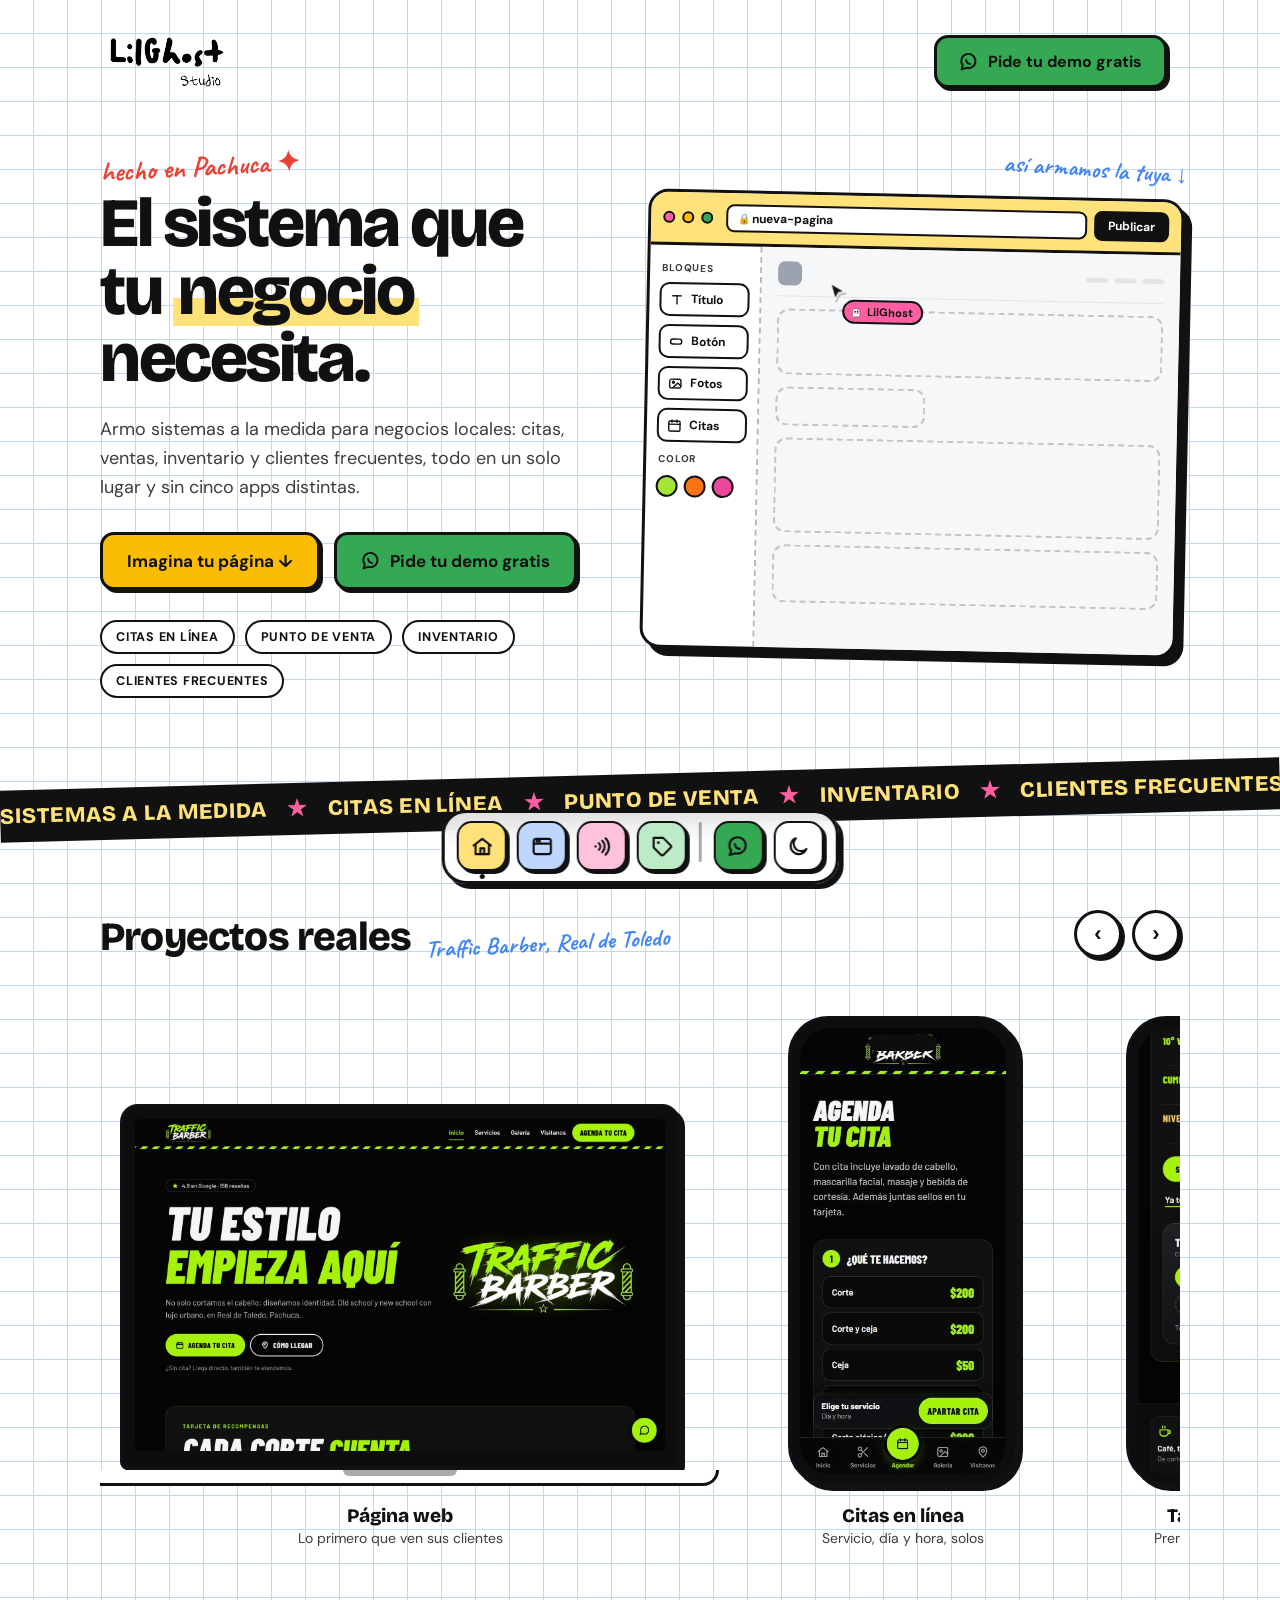
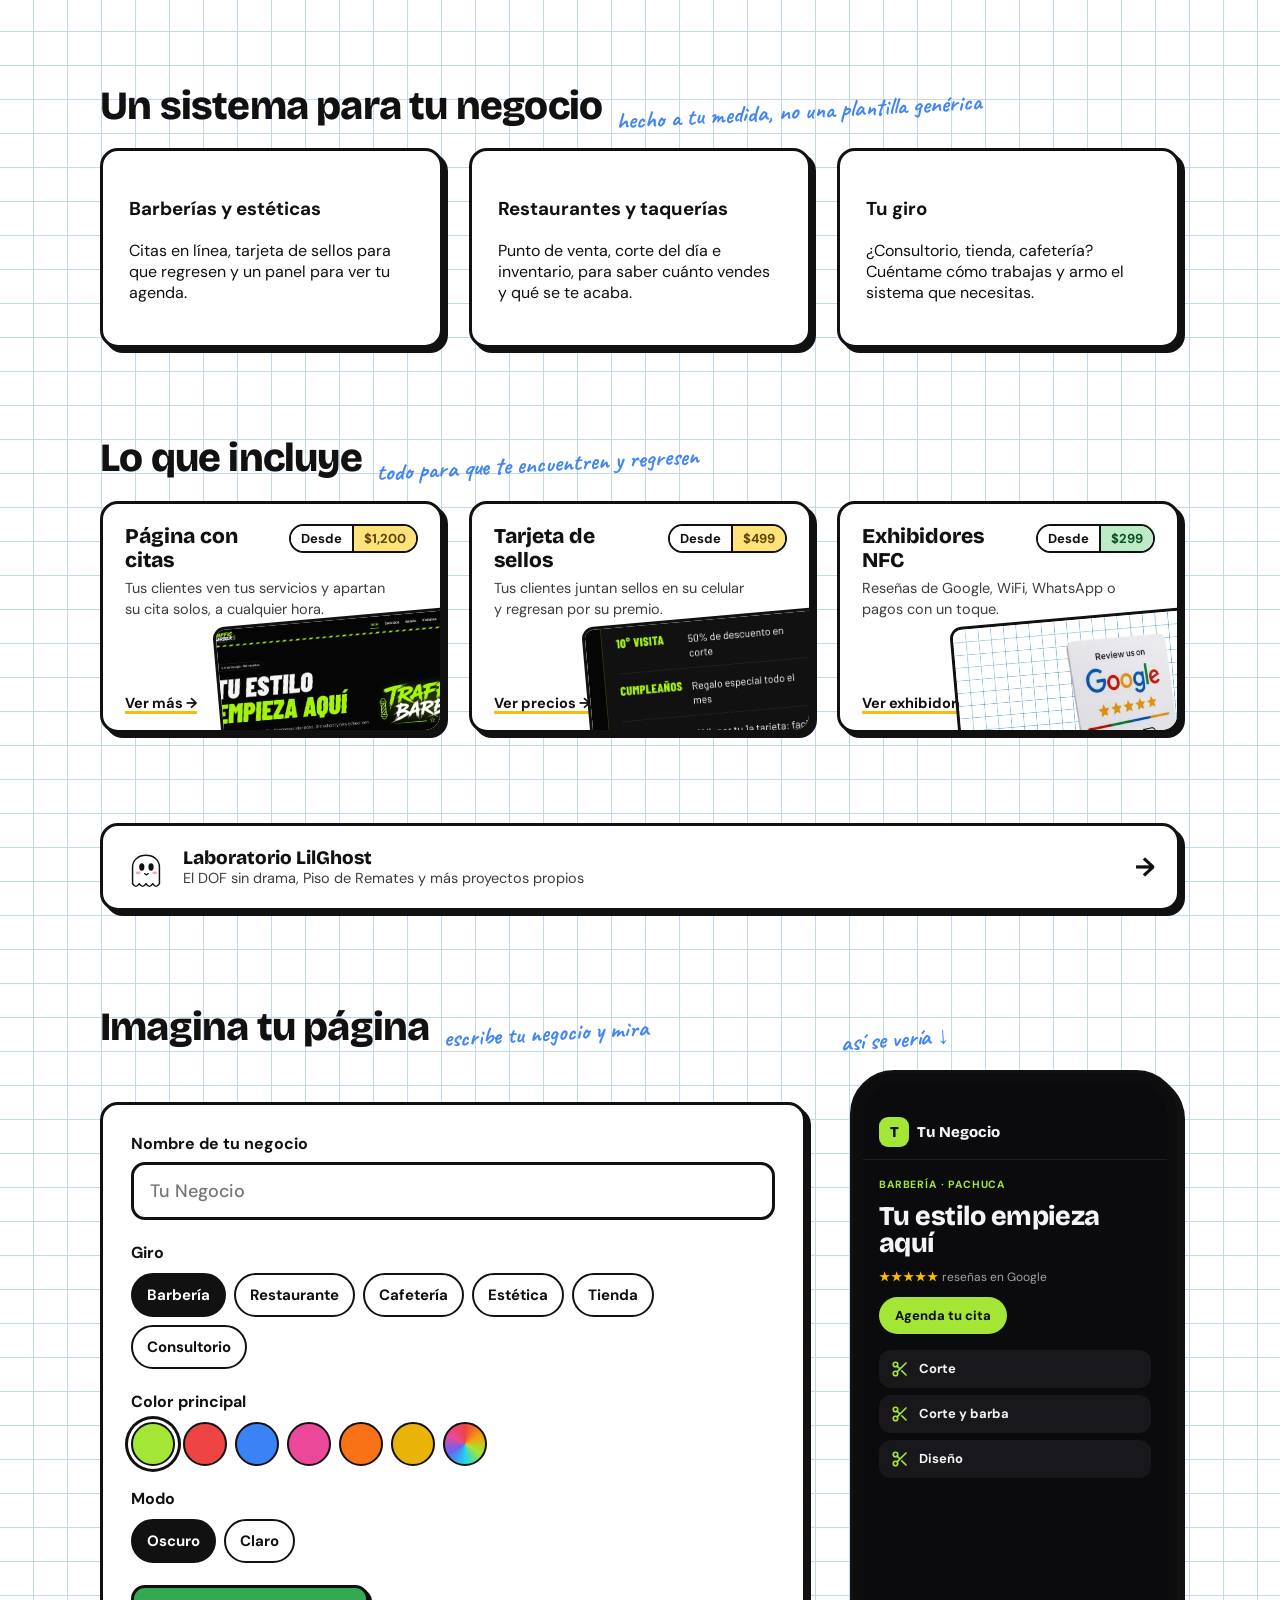
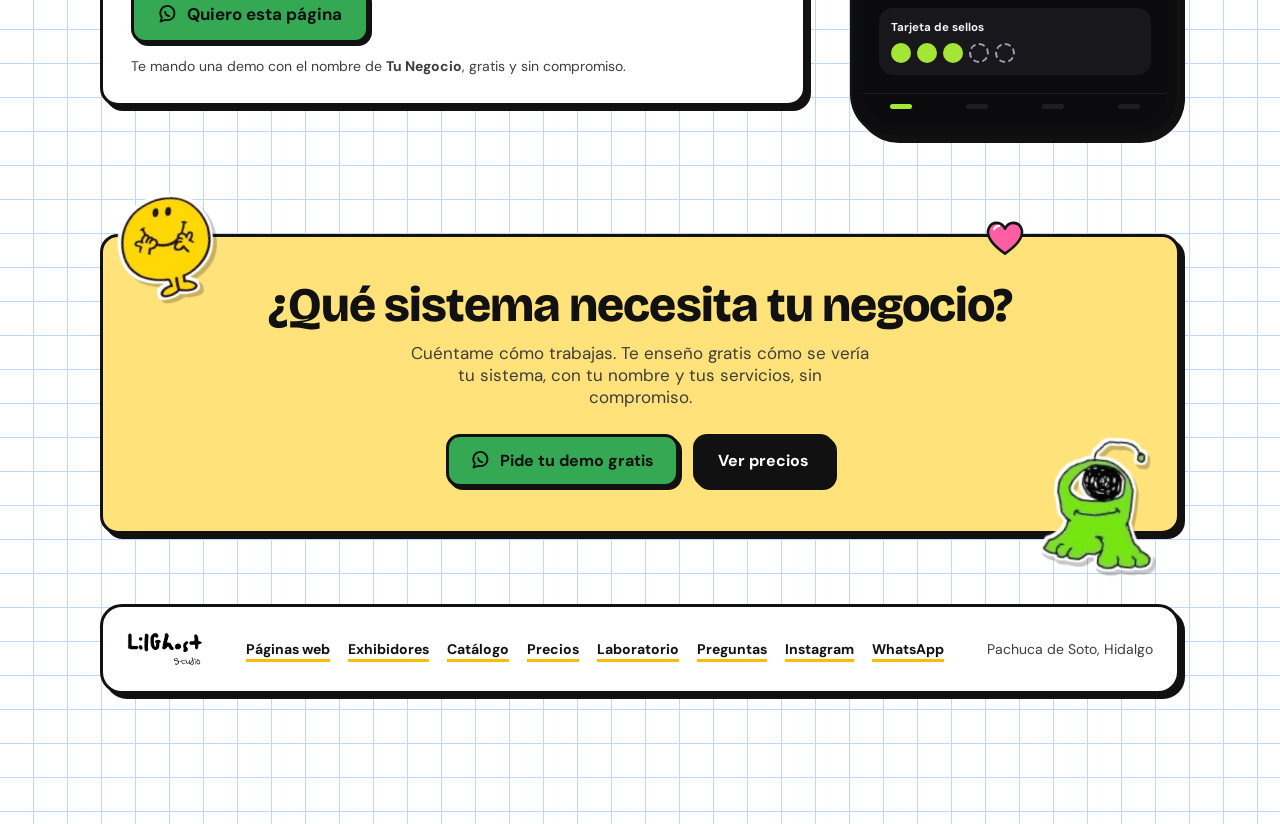
<file: index.html>
<!DOCTYPE html>
<html lang="es">
<head>
<meta charset="UTF-8">
<meta name="viewport" content="width=device-width, initial-scale=1.0">
<meta name="color-scheme" content="light dark">
<script>
  // Tema guardado (o el del sistema) antes de pintar, para que no parpadee.
  (function(){ var t; try{ t = localStorage.getItem('lg-tema'); }catch(e){}
    document.documentElement.dataset.theme = t || (matchMedia('(prefers-color-scheme: dark)').matches ? 'dark' : 'light'); })();
</script>
<title>LilGhost Studio — Sistemas a la medida para tu negocio</title>
<meta name="description" content="Sistemas a la medida para negocios de Pachuca: citas, punto de venta, inventario y clientes frecuentes en un solo lugar. Precios claros y demo gratis.">
<link rel="icon" href="img/fantasma.svg" type="image/svg+xml">
<link rel="preconnect" href="https://fonts.googleapis.com">
<link rel="preconnect" href="https://fonts.gstatic.com" crossorigin>
<link href="https://fonts.googleapis.com/css2?family=Bricolage+Grotesque:opsz,wght@12..96,600;12..96,800&family=Caveat:wght@600;700&family=DM+Sans:wght@400;500;700&display=swap" rel="stylesheet">
<link rel="stylesheet" href="estilos.css">

<style>
  /* ---------- Portada: construimos tu página en vivo ---------- */
  .hero-x{
    display:grid; grid-template-columns:minmax(0,1fr) minmax(0,1.08fr); gap:48px; align-items:center;
    padding:6px 0 76px;
  }
  .hero-kicker{display:inline-block; font-size:28px; color:var(--red); transform:rotate(-3deg); margin-bottom:6px;}
  .hero-x h1{font-size:clamp(42px, 5.4vw, 74px); letter-spacing:-0.035em; line-height:.98; margin:0 0 22px;}
  .hero-x .lead{margin:0 0 30px; max-width:520px; font-size:18px;}
  .hero-x .hero-actions{display:flex; gap:14px; flex-wrap:wrap;}
  .hero-x .btn{padding:15px 24px; font-size:17px;}
  .chips-h{display:flex; flex-wrap:wrap; gap:10px; margin:30px 0 0; padding:0; list-style:none;}
  .chips-h li{padding:7px 14px; border:2px solid var(--ink); border-radius:999px; background:var(--paper); font-size:12.5px; font-weight:700; letter-spacing:.06em; text-transform:uppercase;}

  .builder{
    --bw:3px;
    position:relative; isolation:isolate;
    background:var(--paper); border:var(--border); border-radius:20px; box-shadow:8px 8px 0 var(--ink);
    overflow:hidden; user-select:none;
    transform:rotate(1.2deg);
  }
  .b-bar{display:flex; align-items:center; gap:7px; padding:10px 12px; border-bottom:var(--border); background:var(--yellow-soft); color:#111;}
  .b-bar > i{width:12px; height:12px; border-radius:50%; border:2px solid #111; background:#fff; flex:none;}
  .b-bar > i:nth-child(1){background:#FF5FA2;} .b-bar > i:nth-child(2){background:#FBBC05;} .b-bar > i:nth-child(3){background:#34A853;}
  .b-url{flex:1; min-width:0; margin-left:6px; padding:4px 10px; background:#fff; border:2px solid #111; border-radius:8px; font-size:12px; font-weight:700; white-space:nowrap; overflow:hidden; text-overflow:ellipsis;}
  .b-url::before{content:"🔒 "; font-size:10px;}
  .b-pub{flex:none; padding:5px 12px; border:2px solid #111; border-radius:8px; background:#111; color:#fff; font:700 12px 'DM Sans',sans-serif; transition:background .2s ease, color .2s ease;}
  .b-pub.hecho{background:var(--green); color:#111;}
  .b-pub.hecho::before{content:"✓ ";}
  .b-body{display:grid; grid-template-columns:112px 1fr; min-height:400px;}
  .b-side{display:flex; flex-direction:column; gap:8px; padding:14px 10px; border-right:2px dashed color-mix(in srgb, var(--ink) 30%, transparent);}
  .b-side small{font-size:10px; font-weight:700; letter-spacing:.08em; text-transform:uppercase; color:var(--ink-soft); margin:2px 2px 0;}
  .b-chip{display:flex; align-items:center; gap:7px; padding:7px 8px; border:2px solid var(--ink); border-radius:10px; background:var(--bg); font-size:12px; font-weight:700; transition:transform .12s ease, background .12s ease;}
  .b-chip svg{width:15px; height:15px; flex:none;}
  .b-chip.press{transform:scale(.94); background:var(--yellow-soft); color:#111;}
  .b-sw{display:flex; gap:6px; flex-wrap:wrap; margin-top:2px;}
  .b-sw i{width:22px; height:22px; border-radius:50%; border:2px solid var(--ink); background:var(--c); transition:box-shadow .15s ease;}
  .b-sw i.sel{box-shadow:0 0 0 2px var(--paper), 0 0 0 4px var(--ink);}

  /* La página que se va armando */
  .b-page{
    --ac:#9CA3AF; --pf:#F6F7F9; --pt:#111114; --pt2:#5B5B66; --pc:#ffffff; --pl:rgba(0,0,0,.08);
    position:relative; display:flex; flex-direction:column; gap:12px; padding:14px 16px 18px;
    background:var(--pf); color:var(--pt);
    transition:background .5s ease, color .5s ease, opacity .4s ease, transform .4s ease;
    font-family:'DM Sans',sans-serif;
  }
  .b-page[data-fondo="oscuro"]{--pf:#0E0E11; --pt:#F4F4F5; --pt2:#A1A1AA; --pc:#1A1A20; --pl:rgba(255,255,255,.1);}
  .b-page[data-fondo="claro"]{--pf:#FFFFFF;}
  .b-page[data-fondo="crema"]{--pf:#FBF3E8; --pc:#FFFFFF;}
  .b-page.sale{opacity:0; transform:scale(.97);}
  .b-nav{display:flex; align-items:center; gap:8px; padding-bottom:10px; border-bottom:1px solid var(--pl); min-height:34px;}
  .b-logo{width:24px; height:24px; border-radius:7px; background:var(--ac); flex:none; transition:background .4s ease;}
  .b-name{font:800 14px 'Bricolage Grotesque',sans-serif; min-width:60px; white-space:nowrap;}
  .b-links{margin-left:auto; display:flex; gap:6px;}
  .b-links i{width:22px; height:5px; border-radius:3px; background:var(--pl);}
  .typing::after{content:""; display:inline-block; width:2px; height:1em; margin-left:2px; vertical-align:-2px; background:currentColor; animation:caret .7s steps(1) infinite;}
  @keyframes caret{50%{opacity:0;}}

  .b-slot{position:relative; border:2px dashed color-mix(in srgb, var(--pt) 22%, transparent); border-radius:12px; min-height:var(--mh, 40px); transition:border-color .2s ease, background .2s ease;}
  .b-slot.hint{border-color:var(--blue); background:color-mix(in srgb, var(--blue) 10%, transparent);}
  .b-slot > *{opacity:0; transform:scale(.9) translateY(6px); transition:opacity .35s ease, transform .45s cubic-bezier(.3,1.5,.5,1);}
  .b-slot.on{border-color:transparent;}
  .b-slot.on > *{opacity:1; transform:none;}
  .b-slot[data-k="titulo"]{--mh:66px;}
  .b-h{margin:0; font:800 26px/1.02 'Bricolage Grotesque',sans-serif; letter-spacing:-.02em; min-height:2.04em;}
  .b-slot[data-k="boton"]{--mh:38px; align-self:flex-start; min-width:150px;}
  .b-btn{display:inline-block; padding:9px 16px; border-radius:999px; background:var(--ac); color:#111; font-weight:800; font-size:13px; transition:background .4s ease;}
  .b-page[data-fondo="neutro"] .b-btn{color:#fff;}
  .b-slot[data-k="fotos"]{--mh:72px;}
  .b-fotos{display:grid; grid-template-columns:repeat(3,1fr); gap:8px;}
  .b-fotos i{aspect-ratio:4/3; border-radius:10px; background:linear-gradient(135deg, color-mix(in srgb, var(--ac) 70%, var(--pf)), color-mix(in srgb, var(--ac) 25%, var(--pf))); position:relative; overflow:hidden; transition:background .4s ease;}
  .b-fotos i::after{content:""; position:absolute; left:18%; right:18%; bottom:-10%; height:55%; border-radius:50% 50% 0 0; background:color-mix(in srgb, var(--pt) 18%, transparent);}
  .b-fotos i::before{content:""; position:absolute; width:22%; aspect-ratio:1; border-radius:50%; top:18%; right:18%; background:color-mix(in srgb, var(--pf) 70%, transparent);}
  .b-slot[data-k="citas"]{--mh:58px;}
  .b-citas{display:flex; align-items:center; gap:10px; padding:10px 12px; border-radius:12px; background:var(--pc); font-size:12px; font-weight:700;}
  .b-citas .dias{display:flex; gap:5px;}
  .b-citas .dias span{width:26px; height:30px; border-radius:7px; display:flex; flex-direction:column; align-items:center; justify-content:center; font-size:9px; line-height:1.1; color:var(--pt2); border:1px solid var(--pl);}
  .b-citas .dias span b{font-size:12px; color:var(--pt);}
  .b-citas .dias span.si{background:var(--ac); border-color:var(--ac); color:#111;} .b-citas .dias span.si b{color:#111;}
  .b-citas .hora{margin-left:auto; padding:5px 9px; border-radius:999px; border:1.5px solid var(--ac); white-space:nowrap;}

  /* Cursor, bloque arrastrado y aviso */
  .b-cursor, .b-drag{position:absolute; left:0; top:0; z-index:5; pointer-events:none; transition-property:transform; transition-timing-function:cubic-bezier(.45,.05,.25,1);}
  .b-cursor{opacity:0; transition:transform .5s cubic-bezier(.45,.05,.25,1), opacity .3s ease;}
  .builder.vivo .b-cursor{opacity:1;}
  .b-cursor svg{display:block; width:22px; height:22px; filter:drop-shadow(1px 2px 0 rgba(0,0,0,.25)); transition:transform .12s ease;}
  .b-cursor.click svg{transform:scale(.82);}
  .b-cursor span{position:absolute; left:16px; top:18px; display:flex; align-items:center; gap:4px; padding:3px 8px 3px 5px; border-radius:999px; background:var(--pink); color:#111; border:2px solid #111; font:700 11px 'DM Sans',sans-serif; white-space:nowrap;}
  .b-cursor span img{width:14px; height:14px;}
  .b-cursor span{width:max-content;}
  .b-drag{display:flex; align-items:center; gap:7px; padding:7px 9px; border:2px solid #111; border-radius:10px; background:var(--yellow-soft); color:#111; font-size:12px; font-weight:700; box-shadow:4px 4px 0 #111; opacity:0; rotate:-4deg;}
  .b-drag svg{width:15px; height:15px;}
  .b-drag.on{opacity:1;}
  .b-toast{position:absolute; z-index:4; left:50%; bottom:14px; translate:-50% 16px; padding:8px 14px; border:2px solid #111; border-radius:999px; background:var(--green); color:#111; font-weight:800; font-size:13px; box-shadow:3px 3px 0 #111; opacity:0; transition:opacity .3s ease, translate .4s cubic-bezier(.3,1.6,.5,1); white-space:nowrap;}
  .b-toast.on{opacity:1; translate:-50% 0;}
  .b-nota{position:absolute; right:-8px; top:-40px; font-size:24px; color:var(--blue); transform:rotate(4deg); white-space:nowrap;}
  .hero-builder{position:relative;}

  /* ---------- Proyectos en mockups ---------- */
  .carrusel{position:relative; margin-bottom:96px;}
  .car-head{display:flex; align-items:flex-end; justify-content:space-between; gap:16px; flex-wrap:wrap; margin-bottom:22px;}
  .car-head .section-head{margin:0;}
  .car-btns{display:flex; gap:10px;}
  .car-btns button{
    width:48px; height:48px; border-radius:50%;
    border:var(--border); background:var(--paper); color:var(--ink);
    box-shadow:var(--shadow-sm); cursor:pointer;
    font-size:22px; font-weight:700; line-height:1;
  }
  .car-btns button:disabled{opacity:.35; cursor:default; box-shadow:none;}
  .pista{
    display:flex; gap:28px; align-items:flex-end;
    overflow-x:auto; scroll-snap-type:x mandatory; scroll-padding:0 20px;
    padding:20px 4px 26px;
    scrollbar-width:none;
  }
  .pista::-webkit-scrollbar{display:none;}
  .slide{flex:none; scroll-snap-align:start; display:flex; flex-direction:column; align-items:center; gap:18px;}
  .slide figcaption{text-align:center;}
  .slide figcaption b{display:block; font-family:'Bricolage Grotesque',sans-serif; font-weight:800; font-size:19px;}
  .slide figcaption span{font-size:14px; color:var(--ink-soft);}
  /* Laptop */
  .laptop{width:min(78vw, 560px);}
  .laptop .pantalla{
    background:#0d0d10; border:3px solid var(--ink); border-radius:18px 18px 8px 8px;
    padding:12px 12px 16px; box-shadow:var(--shadow);
  }
  .laptop .pantalla img{display:block; width:100%; height:auto; aspect-ratio:16/10; object-fit:cover; object-position:top; border-radius:6px;}
  .laptop .base{height:16px; margin:0 -7%; background:var(--paper); border:3px solid var(--ink); border-top:0; border-radius:0 0 18px 18px; position:relative;}
  .laptop .base::before{content:""; position:absolute; left:50%; top:0; width:18%; height:6px; margin-left:-9%; background:var(--ink); border-radius:0 0 8px 8px; opacity:.35;}
  /* Celular */
  .cel{width:min(56vw, 230px); padding:9px; background:#0d0d10; border:3px solid var(--ink); border-radius:40px; box-shadow:var(--shadow); position:relative;}
  .cel::before{content:""; position:absolute; top:16px; left:50%; width:30%; height:16px; margin-left:-15%; background:#0d0d10; border-radius:10px; z-index:2;}
  .cel img{display:block; width:100%; height:auto; aspect-ratio:375/812; object-fit:cover; object-position:top; border-radius:31px;}
  .slide-cta .cel{background:var(--yellow-soft); display:flex;}
  .slide-cta .cel::before{display:none;}
  .cta-pantalla{aspect-ratio:375/812; width:100%; border-radius:31px; background:var(--paper); border:2.5px dashed var(--ink); display:flex; flex-direction:column; align-items:center; justify-content:center; gap:14px; padding:20px; text-align:center;}
  .cta-pantalla img{width:64px; aspect-ratio:auto; filter:var(--logo-filter);}
  .cta-pantalla p{margin:0; font-family:'Bricolage Grotesque',sans-serif; font-weight:800; font-size:22px; line-height:1.1;}

  /* ---------- Configurador ---------- */
  #configurador{margin-bottom:96px; scroll-margin-top:20px;}
  .cfg{display:grid; grid-template-columns:1fr minmax(260px, 330px); gap:44px; align-items:center;}
  .cfg-panel{padding:28px; display:grid; gap:22px;}
  .cfg-panel label.campo{display:grid; gap:8px; font-weight:700;}
  .cfg-panel input[type=text]{
    font:500 18px 'DM Sans',sans-serif; padding:14px 16px;
    border:var(--border); border-radius:14px; background:var(--bg); color:var(--ink);
  }
  .cfg-panel fieldset{border:0; margin:0; padding:0; display:grid; gap:10px;}
  .cfg-panel legend{font-weight:700; padding:0; margin-bottom:10px;}
  .opciones{display:flex; flex-wrap:wrap; gap:8px;}
  .opciones input{position:absolute; opacity:0; width:1px; height:1px;}
  .opciones label{
    display:inline-flex; align-items:center; gap:8px; min-height:44px;
    padding:8px 14px; border:2.5px solid var(--ink); border-radius:999px;
    background:var(--paper); font-weight:700; font-size:15px; cursor:pointer;
    transition:background .15s ease, transform .1s ease;
  }
  .opciones input:checked + label{background:var(--ink); color:var(--on-ink);}
  .opciones input:focus-visible + label{outline:3px solid var(--blue); outline-offset:3px;}
  .swatches label{width:44px; height:44px; padding:0; justify-content:center; border-radius:50%; background:var(--sw);}
  .swatches input:checked + label{background:var(--sw); box-shadow:0 0 0 3px var(--paper), 0 0 0 6px var(--ink);}
  .swatches .libre{position:relative; overflow:hidden; background:conic-gradient(#EF4444,#F59E0B,#A3E635,#22D3EE,#6366F1,#EC4899,#EF4444);}
  .swatches .libre input[type=color]{position:absolute; inset:0; width:100%; height:100%; opacity:0; cursor:pointer; border:0; padding:0;}
  .cfg-panel .btn-green{justify-self:start; padding:15px 24px; font-size:17px;}
  .cfg-nota{margin:-8px 0 0; font-size:14px; color:var(--ink-soft);}

  /* Vista previa en celular */
  .cfg-vista{position:relative;}
  .cfg-vista .hand{position:absolute; top:-46px; left:-10px; font-size:24px; color:var(--blue); transform:rotate(-4deg); white-space:nowrap;}
  .cfg-phone{
    --acento:#A3E635; --sobre-acento:#111;
    --f:#0B0B0E; --t:#F4F4F5; --t2:#A1A1AA; --c:#17171C; --l:rgba(255,255,255,.08);
    padding:10px; background:#0d0d10; border:3px solid var(--ink); border-radius:44px; box-shadow:var(--shadow);
    transition:transform .3s ease;
  }
  .cfg-phone[data-modo="claro"]{--f:#FFFFFF; --t:#111114; --t2:#5B5B66; --c:#F2F2F5; --l:rgba(0,0,0,.08);}
  .cfg-screen{
    aspect-ratio:9/19; border-radius:34px; overflow:hidden; background:var(--f); color:var(--t);
    display:flex; flex-direction:column; font-family:'DM Sans',sans-serif; position:relative;
    transition:background .3s ease, color .3s ease;
  }
  .cfg-top{display:flex; align-items:center; gap:8px; padding:34px 16px 12px; border-bottom:1px solid var(--l);}
  .cfg-ini{width:30px; height:30px; border-radius:9px; background:var(--acento); color:var(--sobre-acento); display:flex; align-items:center; justify-content:center; font:800 15px 'Bricolage Grotesque',sans-serif; flex:none;}
  .cfg-nom{font:800 15px 'Bricolage Grotesque',sans-serif; white-space:nowrap; overflow:hidden; text-overflow:ellipsis;}
  .cfg-body{padding:18px 16px; display:flex; flex-direction:column; gap:12px; flex:1;}
  .cfg-giro-tag{align-self:flex-start; font-size:10.5px; font-weight:700; letter-spacing:.08em; text-transform:uppercase; color:var(--acento); }
  .cfg-phone[data-modo="claro"] .cfg-giro-tag{color:var(--t);}
  .cfg-titulo{margin:0; font:800 27px/1 'Bricolage Grotesque',sans-serif; letter-spacing:-.02em;}
  .cfg-stars{font-size:12px; color:var(--t2);}
  .cfg-stars b{color:#FBBC05; letter-spacing:1px;}
  .cfg-cta{align-self:flex-start; padding:10px 16px; border-radius:999px; background:var(--acento); color:var(--sobre-acento); font-weight:800; font-size:13px;}
  .cfg-serv{list-style:none; margin:4px 0 0; padding:0; display:grid; gap:7px;}
  .cfg-serv li{display:flex; align-items:center; gap:10px; padding:10px 12px; background:var(--c); border-radius:12px; font-size:13px; font-weight:700;}
  .cfg-serv svg{width:18px; height:18px; color:var(--acento); flex:none;}
  .cfg-phone[data-modo="claro"] .cfg-serv svg{color:var(--t);}
  .cfg-sellos{margin-top:auto; padding:12px; border-radius:14px; background:var(--c); font-size:11.5px; font-weight:700;}
  .cfg-sellos .dots{display:flex; gap:6px; margin-top:8px;}
  .cfg-sellos .dots i{width:20px; height:20px; border-radius:50%; border:2px dashed var(--t2);}
  .cfg-sellos .dots i.on{background:var(--acento); border:0;}
  .cfg-tabs{display:flex; justify-content:space-around; padding:10px 0 16px; border-top:1px solid var(--l);}
  .cfg-tabs i{width:22px; height:5px; border-radius:3px; background:var(--l);}
  .cfg-tabs i.on{background:var(--acento);}

  /* ---------- Enlace al laboratorio ---------- */
  .lab-teaser{display:flex; align-items:center; gap:16px; padding:16px 22px; margin-bottom:96px; color:inherit; text-decoration:none; transition:transform .15s ease, box-shadow .15s ease;}
  .lab-teaser:hover{transform:translate(-2px,-2px); box-shadow:8px 8px 0 var(--ink);}
  .lab-teaser img{width:42px; flex:none; filter:var(--logo-filter);}
  .lab-teaser b{display:block; font-family:'Bricolage Grotesque',sans-serif; font-weight:800; font-size:19px;}
  .lab-teaser small{display:block; font-size:14.5px; color:var(--ink-soft);}
  .lab-teaser-go{margin-left:auto; font-size:26px; font-weight:800;}
  @media (max-width:640px){ .lab-teaser{margin-bottom:72px; padding:14px 16px;} }

  /* ---------- Llamado final ---------- */
  .cta-box{position:relative; padding:44px 36px; background:var(--yellow-soft); color:var(--on-pastel); text-align:center; overflow:visible;}
  .cta-box h2{font-size:clamp(30px,4.6vw,48px); margin-bottom:12px;}
  .cta-box p{margin:0 auto 26px; font-size:17px; max-width:460px; color:var(--on-pastel-soft);}
  .cta-box .hero-actions{display:flex; gap:14px; flex-wrap:wrap; justify-content:center;}
  :root[data-theme="dark"] .cta-box .btn-dark{background:#111; color:#fff;}

  /* ---------- Cinta ---------- */
  .tape{position:relative; left:50%; width:100vw; margin-left:-50vw; background:var(--ink); color:var(--tape-text); transform:rotate(-1.5deg); overflow:hidden; margin-bottom:84px;}
  .tape-track{display:flex; width:max-content; animation:marquee 30s linear infinite;}
  .tape span{font-family:'Bricolage Grotesque',sans-serif; font-weight:800; font-size:22px; letter-spacing:.02em; text-transform:uppercase; padding:13px 0; white-space:nowrap;}
  .tape b{color:var(--pink); padding:0 20px;}
  @keyframes marquee{to{transform:translateX(-50%);}}

  @media (max-width:860px){
    .cfg{grid-template-columns:1fr; gap:64px;}
    .cfg-vista{max-width:250px; width:100%; margin:30px auto 0; order:-1;}
    .hero-x{grid-template-columns:1fr; gap:56px;}
    .hero-builder{max-width:560px; width:100%; margin:0 auto;}
  }
  @media (max-width:640px){
    .hero-x{padding:0 0 60px; gap:48px;}
    .hero-x .lead{font-size:16.5px;}
    .hero-x h1{font-size:clamp(40px,11.5vw,54px);}
    .hero-x h1 br{display:none;}
    .hero-x .btn{width:100%;}
    .chips-h{display:none;}
    .builder{transform:none; box-shadow:5px 5px 0 var(--ink);}
    .b-body{grid-template-columns:48px 1fr; min-height:360px;}
    .b-side{padding:12px 6px; align-items:center;}
    .b-side small, .b-chip span{display:none;}
    .b-chip{padding:7px; justify-content:center;}
    .b-sw{flex-direction:column; align-items:center;}
    .b-sw i{width:20px; height:20px;}
    .b-page{padding:12px 12px 16px; gap:10px;}
    .b-h{font-size:21px;}
    .b-citas .dias span:nth-child(n+4){display:none;}
    .b-nota{display:none;}
    .car-btns{display:none;}
    .carrusel, #configurador{margin-bottom:72px;}
    .pista{gap:20px;}
    .cfg-panel{padding:20px;}
    .tape span{font-size:18px;}
    .tape{margin-bottom:60px;}
    .cta-box{padding:34px 20px;}
  }
  @media (prefers-reduced-motion: reduce){
    .tape-track{animation:none;}
  }
</style>
</head>
<body class="has-dock">

<div class="wrap">

  <header class="site-header slim">
    <a class="brand" href="index.html"><img src="img/logo.png" alt="LilGhost Studio, inicio"></a>
    <a class="btn btn-green header-cta" href="https://wa.me/527711948929?text=Hola%2C%20quiero%20una%20demo%20gratis%20de%20una%20p%C3%A1gina%20para%20mi%20negocio." target="_blank" rel="noopener"><svg viewBox="0 0 24 24" fill="none" stroke="currentColor" stroke-width="2.2" stroke-linecap="round" stroke-linejoin="round" aria-hidden="true"><path d="M3 21l1.6-4.8A8.5 8.5 0 1 1 8.7 19L3 21z"/><path d="M8.5 9.5c.3 2.5 2.5 4.7 5 5"/></svg>Pide tu demo gratis</a>
  </header>

  <section class="hero-x" aria-labelledby="titulo">
    <div class="hero-in">
      <span class="hero-kicker hand">hecho en Pachuca ✦</span>
      <h1 class="display" id="titulo">El sistema que <br>tu <span class="marker">negocio</span> necesita.</h1>
      <p class="lead">Armo sistemas a la medida para negocios locales: citas, ventas, inventario y clientes frecuentes, todo en un solo lugar y sin cinco apps distintas.</p>
      <div class="hero-actions">
        <a class="btn btn-yellow" href="#configurador">Imagina tu página ↓</a>
        <a class="btn btn-green" href="https://wa.me/527711948929?text=Hola%2C%20quiero%20una%20demo%20gratis%20de%20una%20p%C3%A1gina%20para%20mi%20negocio." target="_blank" rel="noopener"><svg viewBox="0 0 24 24" fill="none" stroke="currentColor" stroke-width="2.2" stroke-linecap="round" stroke-linejoin="round" aria-hidden="true"><path d="M3 21l1.6-4.8A8.5 8.5 0 1 1 8.7 19L3 21z"/><path d="M8.5 9.5c.3 2.5 2.5 4.7 5 5"/></svg>Pide tu demo gratis</a>
      </div>
      <ul class="chips-h" aria-label="Lo que hacemos">
        <li>Citas en línea</li><li>Punto de venta</li><li>Inventario</li><li>Clientes frecuentes</li>
      </ul>
    </div>
    <div class="hero-builder">
      <span class="b-nota hand" aria-hidden="true">así armamos la tuya ↓</span>
      <div class="builder" role="img" aria-label="Animación: un cursor arma una página web paso a paso, con nombre, título, botón, fotos y citas, y la publica.">
        <div class="b-bar"><i></i><i></i><i></i><span class="b-url">nueva-pagina</span><span class="b-pub">Publicar</span></div>
        <div class="b-body">
          <div class="b-side">
            <small>Bloques</small>
            <div class="b-chip" data-k="titulo"><svg viewBox="0 0 24 24" fill="none" stroke="currentColor" stroke-width="2.2" stroke-linecap="round" stroke-linejoin="round" aria-hidden="true"><path d="M5 6h14M12 6v13"/></svg><span>Título</span></div><div class="b-chip" data-k="boton"><svg viewBox="0 0 24 24" fill="none" stroke="currentColor" stroke-width="2.2" stroke-linecap="round" stroke-linejoin="round" aria-hidden="true"><rect x="3" y="8" width="18" height="8" rx="4"/></svg><span>Botón</span></div><div class="b-chip" data-k="fotos"><svg viewBox="0 0 24 24" fill="none" stroke="currentColor" stroke-width="2.2" stroke-linecap="round" stroke-linejoin="round" aria-hidden="true"><rect x="3" y="5" width="18" height="14" rx="3"/><circle cx="9" cy="10" r="1.6"/><path d="M21 16l-5-5-8 8"/></svg><span>Fotos</span></div><div class="b-chip" data-k="citas"><svg viewBox="0 0 24 24" fill="none" stroke="currentColor" stroke-width="2.2" stroke-linecap="round" stroke-linejoin="round" aria-hidden="true"><rect x="3" y="5" width="18" height="16" rx="2"/><path d="M3 10h18M8 3v4M16 3v4"/></svg><span>Citas</span></div>
            <small>Color</small>
            <div class="b-sw"><i data-c="#A3E635" style="--c:#A3E635"></i><i data-c="#F97316" style="--c:#F97316"></i><i data-c="#EC4899" style="--c:#EC4899"></i></div>
          </div>
          <div class="b-page" data-fondo="neutro">
            <div class="b-nav"><span class="b-logo"></span><span class="b-name"></span><span class="b-links"><i></i><i></i><i></i></span></div>
            <div class="b-slot" data-k="titulo"><p class="b-h"></p></div>
            <div class="b-slot" data-k="boton"><span class="b-btn">Agenda tu cita</span></div>
            <div class="b-slot" data-k="fotos"><div class="b-fotos"><i></i><i></i><i></i></div></div>
            <div class="b-slot" data-k="citas"><div class="b-citas"><span class="dias"><span>LUN<b>20</b></span><span class="si">MAR<b>21</b></span><span>MIÉ<b>22</b></span><span>JUE<b>23</b></span></span><span class="hora">10:30 ✓</span></div></div>
          </div>
        </div>
        <div class="b-cursor"><svg viewBox="0 0 24 24" aria-hidden="true"><path d="M4 2l16 9-7 1.6L9.6 20z" fill="#111" stroke="#fff" stroke-width="1.6" stroke-linejoin="round"/></svg><span><img src="img/fantasma.svg" alt="">LilGhost</span></div>
        <div class="b-drag"></div>
        <div class="b-toast">✓ ¡Página publicada!</div>
      </div>
    </div>
  </section>

  <div class="tape" aria-hidden="true">
    <div class="tape-track">
      <span>Sistemas a la medida<b>★</b>Citas en línea<b>★</b>Punto de venta<b>★</b>Inventario<b>★</b>Clientes frecuentes<b>★</b>NFC + QR<b>★</b></span>
      <span>Sistemas a la medida<b>★</b>Citas en línea<b>★</b>Punto de venta<b>★</b>Inventario<b>★</b>Clientes frecuentes<b>★</b>NFC + QR<b>★</b></span>
    </div>
  </div>

  <section class="carrusel" id="proyectos" aria-labelledby="t-proyectos">
    <div class="car-head">
      <div class="section-head">
        <h2 class="display" id="t-proyectos">Proyectos reales</h2>
        <span class="hand">Traffic Barber, Real de Toledo</span>
      </div>
      <div class="car-btns">
        <button class="car-prev" type="button" aria-label="Proyecto anterior">‹</button>
        <button class="car-next" type="button" aria-label="Proyecto siguiente">›</button>
      </div>
    </div>
    <div class="pista" tabindex="0" aria-label="Capturas del proyecto Traffic Barber, desliza para ver más">
      <figure class="slide">
        <div class="laptop"><div class="pantalla"><img src="img/proyectos/traffic-compu.jpg" alt="Página de inicio de Traffic Barber en computadora" width="1600" height="1000"></div><div class="base"></div></div>
        <figcaption><b>Página web</b><span>Lo primero que ven sus clientes</span></figcaption>
      </figure>
      <figure class="slide">
        <div class="cel"><img src="img/proyectos/traffic-cel-citas.jpg" alt="Pantalla para agendar cita en Traffic Barber" loading="lazy" width="375" height="812"></div>
        <figcaption><b>Citas en línea</b><span>Servicio, día y hora, solos</span></figcaption>
      </figure>
      <figure class="slide">
        <div class="cel"><img src="img/proyectos/traffic-tarjeta.jpg" alt="Tarjeta de sellos de Traffic Barber en el celular" loading="lazy" width="585" height="1266"></div>
        <figcaption><b>Tarjeta de sellos</b><span>Premios para que regresen</span></figcaption>
      </figure>
      <figure class="slide">
        <div class="cel"><img src="img/proyectos/traffic-cel-registro.jpg" alt="Registro de cliente frecuente de Traffic Barber" loading="lazy" width="375" height="812"></div>
        <figcaption><b>Registro en 30 segundos</b><span>Con su cumpleaños para regalarle algo</span></figcaption>
      </figure>
      <figure class="slide slide-cta">
        <div class="cel"><div class="cta-pantalla"><img src="img/fantasma.svg" alt=""><p>Tu negocio<br>aquí</p><a class="btn btn-dark" href="#configurador">Imagínala</a></div></div>
        <figcaption><b>El siguiente</b><span>¿Tu negocio?</span></figcaption>
      </figure>
    </div>
  </section>

  <section>
    <div class="section-head">
      <h2 class="display">Un sistema para tu negocio</h2>
      <span class="hand">hecho a tu medida, no una plantilla genérica</span>
    </div>
    <div class="tilt-grid">
      <div class="sticker" style="padding:26px;">
        <h3>Barberías y estéticas</h3>
        <p>Citas en línea, tarjeta de sellos para que regresen y un panel para ver tu agenda.</p>
      </div>
      <div class="sticker" style="padding:26px;">
        <h3>Restaurantes y taquerías</h3>
        <p>Punto de venta, corte del día e inventario, para saber cuánto vendes y qué se te acaba.</p>
      </div>
      <div class="sticker" style="padding:26px;">
        <h3>Tu giro</h3>
        <p>¿Consultorio, tienda, cafetería? Cuéntame cómo trabajas y armo el sistema que necesitas.</p>
      </div>
    </div>
  </section>

  <section>
    <div class="section-head">
      <h2 class="display">Lo que incluye</h2>
      <span class="hand">todo para que te encuentren y regresen</span>
    </div>
    <div class="tilt-grid">
      <a class="tilt-card" href="paginas-web.html">
        <div class="tilt-head">
          <h3>Página con citas</h3>
          <span class="pill-split"><span>Desde</span><span class="new">$1,200</span></span>
        </div>
        <p>Tus clientes ven tus servicios y apartan su cita solos, a cualquier hora.</p>
        <img class="tilt-img" src="img/proyectos/traffic-compu.jpg" alt="" loading="lazy" width="1600" height="1000">
        <span class="tilt-circle" aria-hidden="true"></span>
        <span class="tilt-go">Ver más →</span>
      </a>
      <a class="tilt-card" href="precios.html">
        <div class="tilt-head">
          <h3>Tarjeta de sellos</h3>
          <span class="pill-split"><span>Desde</span><span class="new">$499</span></span>
        </div>
        <p>Tus clientes juntan sellos en su celular y regresan por su premio.</p>
        <img class="tilt-img tilt-img-tall" src="img/proyectos/traffic-tarjeta.jpg" alt="" loading="lazy" width="585" height="1266">
        <span class="tilt-circle" aria-hidden="true"></span>
        <span class="tilt-go">Ver precios →</span>
      </a>
      <a class="tilt-card" href="exhibidores.html">
        <div class="tilt-head">
          <h3>Exhibidores NFC</h3>
          <span class="pill-split"><span>Desde</span><span class="ok">$299</span></span>
        </div>
        <p>Reseñas de Google, WiFi, WhatsApp o pagos con un toque.</p>
        <img class="tilt-img" src="img/base-acrilico.jpg" alt="" loading="lazy" width="900" height="900">
        <span class="tilt-circle" aria-hidden="true"></span>
        <span class="tilt-go">Ver exhibidores →</span>
      </a>
    </div>
  </section>

  <a class="lab-teaser sticker" href="laboratorio.html">
    <img src="img/fantasma.svg" alt="">
    <span><b>Laboratorio LilGhost</b><small>El DOF sin drama, Piso de Remates y más proyectos propios</small></span>
    <span class="lab-teaser-go" aria-hidden="true">→</span>
  </a>


  <section id="configurador" aria-labelledby="t-cfg">
    <div class="section-head">
      <h2 class="display" id="t-cfg">Imagina tu página</h2>
      <span class="hand">escribe tu negocio y mira</span>
    </div>
    <div class="cfg">
      <form class="cfg-panel sticker" onsubmit="return false">
        <label class="campo" for="cfg-nombre">Nombre de tu negocio
          <input type="text" id="cfg-nombre" maxlength="28" placeholder="Tu Negocio" autocomplete="organization">
        </label>
        <fieldset><legend>Giro</legend><div class="opciones"><input type="radio" name="cfg-giro" id="cfg-giro-barberia" value="barberia" checked><label for="cfg-giro-barberia">Barbería</label><input type="radio" name="cfg-giro" id="cfg-giro-restaurante" value="restaurante"><label for="cfg-giro-restaurante">Restaurante</label><input type="radio" name="cfg-giro" id="cfg-giro-cafeteria" value="cafeteria"><label for="cfg-giro-cafeteria">Cafetería</label><input type="radio" name="cfg-giro" id="cfg-giro-estetica" value="estetica"><label for="cfg-giro-estetica">Estética</label><input type="radio" name="cfg-giro" id="cfg-giro-tienda" value="tienda"><label for="cfg-giro-tienda">Tienda</label><input type="radio" name="cfg-giro" id="cfg-giro-consultorio" value="consultorio"><label for="cfg-giro-consultorio">Consultorio</label></div></fieldset>
        <fieldset><legend>Color principal</legend><div class="opciones swatches"><input type="radio" name="cfg-color" id="cfg-color-A3E635" value="#A3E635" checked><label for="cfg-color-A3E635" style="--sw:#A3E635;" title="Verde neón"><span class="sr-only">Verde neón</span></label><input type="radio" name="cfg-color" id="cfg-color-EF4444" value="#EF4444"><label for="cfg-color-EF4444" style="--sw:#EF4444;" title="Rojo"><span class="sr-only">Rojo</span></label><input type="radio" name="cfg-color" id="cfg-color-3B82F6" value="#3B82F6"><label for="cfg-color-3B82F6" style="--sw:#3B82F6;" title="Azul"><span class="sr-only">Azul</span></label><input type="radio" name="cfg-color" id="cfg-color-EC4899" value="#EC4899"><label for="cfg-color-EC4899" style="--sw:#EC4899;" title="Rosa"><span class="sr-only">Rosa</span></label><input type="radio" name="cfg-color" id="cfg-color-F97316" value="#F97316"><label for="cfg-color-F97316" style="--sw:#F97316;" title="Naranja"><span class="sr-only">Naranja</span></label><input type="radio" name="cfg-color" id="cfg-color-EAB308" value="#EAB308"><label for="cfg-color-EAB308" style="--sw:#EAB308;" title="Dorado"><span class="sr-only">Dorado</span></label><input type="radio" name="cfg-color" id="cfg-color-x" value="#7C3AED"><label for="cfg-color-x" class="libre" title="Otro color"><span class="sr-only">Otro color</span><input type="color" id="cfg-color-libre" value="#7C3AED" aria-label="Elegir otro color"></label></div></fieldset>
        <fieldset><legend>Modo</legend><div class="opciones"><input type="radio" name="cfg-modo" id="cfg-modo-oscuro" value="oscuro" checked><label for="cfg-modo-oscuro">Oscuro</label><input type="radio" name="cfg-modo" id="cfg-modo-claro" value="claro"><label for="cfg-modo-claro">Claro</label></div></fieldset>
        <a class="btn btn-green" id="cfg-pedir" href="https://wa.me/527711948929?text=Hola%2C%20quiero%20una%20demo%20gratis%20de%20una%20p%C3%A1gina%20para%20mi%20negocio." target="_blank" rel="noopener"><svg viewBox="0 0 24 24" fill="none" stroke="currentColor" stroke-width="2.2" stroke-linecap="round" stroke-linejoin="round" aria-hidden="true"><path d="M3 21l1.6-4.8A8.5 8.5 0 1 1 8.7 19L3 21z"/><path d="M8.5 9.5c.3 2.5 2.5 4.7 5 5"/></svg>Quiero esta página</a>
        <p class="cfg-nota">Te mando una demo con el nombre de <b class="cfg-para">tu negocio</b>, gratis y sin compromiso.</p>
      </form>
      <div class="cfg-vista">
        <span class="hand" aria-hidden="true">así se vería ↓</span>
        <div class="cfg-phone" data-modo="oscuro" role="img" aria-label="Vista previa de tu página en el celular">
          <div class="cfg-screen">
            <div class="cfg-top"><span class="cfg-ini">T</span><span class="cfg-nom">Tu Negocio</span></div>
            <div class="cfg-body">
              <span class="cfg-giro-tag">Barbería · Pachuca</span>
              <p class="cfg-titulo">Tu estilo empieza aquí</p>
              <span class="cfg-stars"><b>★★★★★</b> reseñas en Google</span>
              <span class="cfg-cta">Agenda tu cita</span>
              <ul class="cfg-serv">
                <li><svg viewBox="0 0 24 24" fill="none" stroke="currentColor" stroke-width="2.2" stroke-linecap="round" stroke-linejoin="round" aria-hidden="true" class="cfg-ico"></svg><span>Corte</span></li>
                <li><svg viewBox="0 0 24 24" fill="none" stroke="currentColor" stroke-width="2.2" stroke-linecap="round" stroke-linejoin="round" aria-hidden="true" class="cfg-ico"></svg><span>Corte y barba</span></li>
                <li><svg viewBox="0 0 24 24" fill="none" stroke="currentColor" stroke-width="2.2" stroke-linecap="round" stroke-linejoin="round" aria-hidden="true" class="cfg-ico"></svg><span>Diseño</span></li>
              </ul>
              <div class="cfg-sellos">Tarjeta de sellos<div class="dots"><i class="on"></i><i class="on"></i><i class="on"></i><i></i><i></i></div></div>
            </div>
            <div class="cfg-tabs"><i class="on"></i><i></i><i></i><i></i></div>
          </div>
        </div>
      </div>
    </div>
  </section>

  <section class="cta-box sticker">
    <img class="stk bob" src="img/stickers/carita.webp" alt="" style="--w:92px; --wm:60px; --r:-12deg; left:18px; top:-40px;">
    <img class="stk bob-slow" src="img/stickers/monstruo.webp" alt="" style="--w:110px; --wm:70px; --r:6deg; right:20px; bottom:-38px;">
    <img class="doodle wiggle hide-mobile" src="img/corazon.svg" alt="" style="width:44px; right:150px; top:-20px;">
    <h2 class="display">¿Qué sistema necesita tu negocio?</h2>
    <p>Cuéntame cómo trabajas. Te enseño gratis cómo se vería tu sistema, con tu nombre y tus servicios, sin compromiso.</p>
    <div class="hero-actions">
      <a class="btn btn-green" href="https://wa.me/527711948929?text=Hola%2C%20quiero%20una%20demo%20gratis%20de%20una%20p%C3%A1gina%20para%20mi%20negocio." target="_blank" rel="noopener"><svg viewBox="0 0 24 24" fill="none" stroke="currentColor" stroke-width="2.2" stroke-linecap="round" stroke-linejoin="round"><path d="M3 21l1.6-4.8A8.5 8.5 0 1 1 8.7 19L3 21z"/><path d="M8.5 9.5c.3 2.5 2.5 4.7 5 5"/></svg>Pide tu demo gratis</a>
      <a class="btn btn-dark" href="precios.html">Ver precios</a>
    </div>
  </section>

  <footer class="site-footer">
    <img src="img/logo.png" alt="LilGhost Studio">
    <div class="links">
      <a href="paginas-web.html">Páginas web</a>
      <a href="exhibidores.html">Exhibidores</a>
      <a href="catalogo.html">Catálogo</a>
      <a href="precios.html">Precios</a>
      <a href="laboratorio.html">Laboratorio</a>
      <a href="preguntas.html">Preguntas</a>
      <a href="https://www.instagram.com/lilghost.studio/" target="_blank" rel="noopener">Instagram</a>
      <a href="https://wa.me/527711948929" target="_blank" rel="noopener">WhatsApp</a>
    </div>
    <small>Pachuca de Soto, Hidalgo</small>
  </footer>
</div>

<nav class="dock" aria-label="Menú principal">
  <div class="dock-panel">
    <a class="dock-item" href="index.html" aria-current="page" style="--tile:#FFE27A;"><span class="dock-tile"><svg viewBox="0 0 24 24" fill="none" stroke="currentColor" stroke-width="2.2" stroke-linecap="round" stroke-linejoin="round" aria-hidden="true"><path d="M3 11l9-7 9 7"/><path d="M5 10v10h14V10"/><path d="M10 20v-6h4v6"/></svg></span><span class="dock-label">Inicio</span><span class="dock-dot"></span></a>
    <a class="dock-item" href="paginas-web.html" style="--tile:#BFD7FF;"><span class="dock-tile"><svg viewBox="0 0 24 24" fill="none" stroke="currentColor" stroke-width="2.2" stroke-linecap="round" stroke-linejoin="round" aria-hidden="true"><rect x="3" y="4" width="18" height="16" rx="2.5"/><path d="M3 9h18"/><circle cx="6.5" cy="6.5" r=".6" fill="currentColor"/><circle cx="9" cy="6.5" r=".6" fill="currentColor"/></svg></span><span class="dock-label"><span class="hide-mobile">Páginas web</span><span class="only-mobile">Web</span></span><span class="dock-dot"></span></a>
    <a class="dock-item" href="exhibidores.html" style="--tile:#FFC2DC;"><span class="dock-tile"><svg viewBox="0 0 24 24" fill="none" stroke="currentColor" stroke-width="2.2" stroke-linecap="round" aria-hidden="true"><path d="M8.5 8.5a5 5 0 0 1 0 7"/><path d="M12 6a8.5 8.5 0 0 1 0 12"/><path d="M15.5 3.5a12 12 0 0 1 0 17"/><circle cx="5" cy="12" r="1.2" fill="currentColor" stroke="none"/></svg></span><span class="dock-label"><span class="hide-mobile">Exhibidores</span><span class="only-mobile">NFC</span></span><span class="dock-dot"></span></a>
    <a class="dock-item" href="precios.html" style="--tile:#BDEBC8;"><span class="dock-tile"><svg viewBox="0 0 24 24" fill="none" stroke="currentColor" stroke-width="2.2" stroke-linecap="round" stroke-linejoin="round" aria-hidden="true"><path d="M20.6 13.4l-7.2 7.2a2 2 0 0 1-2.8 0L3 13V3h10l7.6 7.6a2 2 0 0 1 0 2.8z"/><circle cx="8" cy="8" r="1.4" fill="currentColor" stroke="none"/></svg></span><span class="dock-label">Precios</span><span class="dock-dot"></span></a>
    <span class="dock-sep" aria-hidden="true"></span>
    <a class="dock-item" href="https://wa.me/527711948929?text=Hola%2C%20quiero%20informaci%C3%B3n%20de%20LilGhost%20Studio." target="_blank" rel="noopener" style="--tile:#34A853;"><span class="dock-tile"><svg viewBox="0 0 24 24" fill="none" stroke="currentColor" stroke-width="2.2" stroke-linecap="round" stroke-linejoin="round" aria-hidden="true"><path d="M3 21l1.6-4.8A8.5 8.5 0 1 1 8.7 19L3 21z"/><path d="M8.5 9.5c.3 2.5 2.5 4.7 5 5"/></svg></span><span class="dock-label">WhatsApp</span><span class="dock-dot"></span></a>
    <button class="dock-item dock-plain theme-toggle" type="button" aria-label="Cambiar a modo oscuro" aria-pressed="false"><span class="dock-tile"><svg class="i-sun" viewBox="0 0 24 24" fill="none" stroke="currentColor" stroke-width="2.2" stroke-linecap="round" aria-hidden="true"><circle cx="12" cy="12" r="4"/><path d="M12 2v2M12 20v2M4.9 4.9l1.4 1.4M17.7 17.7l1.4 1.4M2 12h2M20 12h2M4.9 19.1l1.4-1.4M17.7 6.3l1.4-1.4"/></svg><svg class="i-moon" viewBox="0 0 24 24" fill="none" stroke="currentColor" stroke-width="2.2" stroke-linecap="round" stroke-linejoin="round" aria-hidden="true"><path d="M20.5 14.5A8.5 8.5 0 1 1 9.5 3.5a7 7 0 0 0 11 11z"/></svg></span><span class="dock-label">Tema</span><span class="dock-dot"></span></button>
  </div>
</nav>

<script src="constructor.js" defer></script>
<script src="configurador.js" defer></script>
<script src="tilt.js" defer></script>
<script src="dock.js" defer></script>
<script src="tema.js" defer></script>
</body>
</html>
</file>
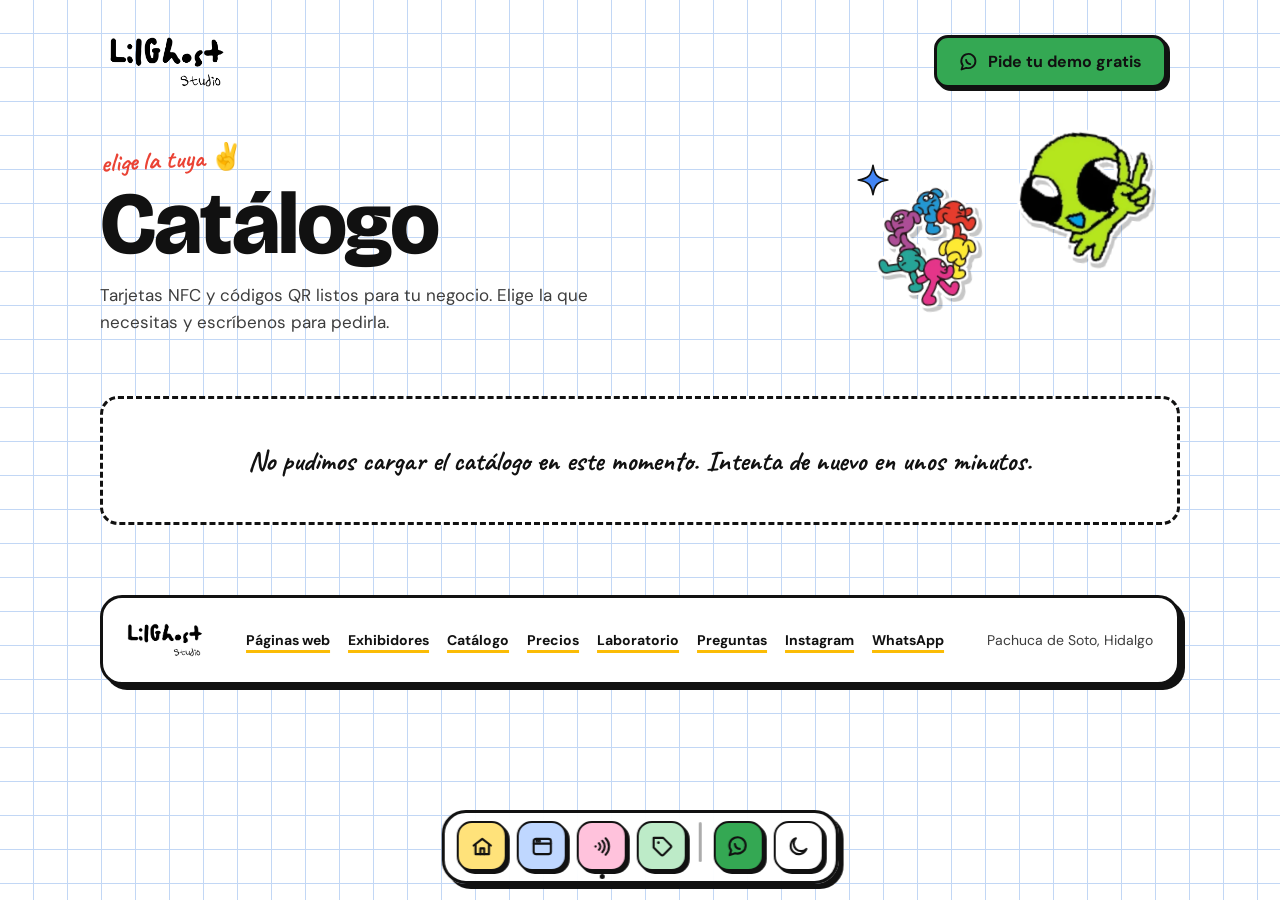
<file: catalogo.html>
<!DOCTYPE html>
<html lang="es">
<head>
<meta charset="UTF-8">
<meta name="viewport" content="width=device-width, initial-scale=1.0">
<meta name="color-scheme" content="light dark">
<script>
  // Tema guardado (o el del sistema) antes de pintar, para que no parpadee.
  (function(){ var t; try{ t = localStorage.getItem('lg-tema'); }catch(e){}
    document.documentElement.dataset.theme = t || (matchMedia('(prefers-color-scheme: dark)').matches ? 'dark' : 'light'); })();
</script>
<link rel="preconnect" href="https://script.google.com" crossorigin>
<link rel="preconnect" href="https://script.googleusercontent.com" crossorigin>
<link rel="preconnect" href="https://drive.google.com">
<script>
  // Pide el catálogo en cuanto abre la página, en paralelo con fuentes, estilos e imágenes.
  window.API_URL = 'https://script.google.com/macros/s/AKfycbziha3MpQawIRihZIXKaWHlpykMcY9iVqFj5O4ZMaTEeJjX6fEhWOt0UnrQIMetrZlo/exec';
  window.catalogRequest = fetch(window.API_URL + '?action=catalog').then(r => r.json());
  window.catalogRequest.catch(() => {});
</script>
<link rel="icon" href="img/fantasma.svg" type="image/svg+xml">
<link rel="preconnect" href="https://fonts.googleapis.com">
<link rel="preconnect" href="https://fonts.gstatic.com" crossorigin>
<link href="https://fonts.googleapis.com/css2?family=Bricolage+Grotesque:opsz,wght@12..96,600;12..96,800&family=Caveat:wght@600;700&family=DM+Sans:wght@400;500;700&display=swap" rel="stylesheet">
<link rel="stylesheet" href="estilos.css">
<title>LilGhost Studio — Catálogo</title>

<style>
  .intro{position:relative; padding:0 0 30px;}
  .intro h1{font-size:clamp(48px,8vw,88px); margin-bottom:12px;}
  .intro .lead{margin:0;}
  .intro .hand{font-size:26px; color:var(--red); display:inline-block; transform:rotate(-3deg); margin-bottom:4px;}

  .filters{display:flex; flex-wrap:wrap; gap:10px; margin-bottom:30px;}
  .filters button{
    padding:9px 18px;
    border:var(--border);
    border-radius:999px;
    background:var(--paper);
    color:var(--ink);
    font-family:inherit; font-size:14.5px; font-weight:700;
    box-shadow:var(--shadow-sm);
    cursor:pointer;
    transition:transform .12s ease, box-shadow .12s ease, background .15s ease;
  }
  .filters button:hover{transform:translate(-1px,-1px); box-shadow:4px 4px 0 var(--ink);}
  .filters button.active{background:var(--ink); color:var(--on-ink);}

  .grid{
    display:grid;
    grid-template-columns:repeat(auto-fill, minmax(250px,1fr));
    gap:28px 24px;
    margin-bottom:20px;
  }

  .product{
    position:relative;
    display:flex; flex-direction:column;
    background:var(--paper);
    border:var(--border);
    border-radius:var(--radius);
    box-shadow:var(--shadow);
    overflow:hidden;
    transition:transform .18s ease, box-shadow .18s ease;
  }
  .product:nth-child(3n+1){transform:rotate(-.8deg);}
  .product:nth-child(3n+2){transform:rotate(.6deg);}
  .product:hover{transform:translate(-3px,-3px) rotate(0); box-shadow:9px 9px 0 var(--ink);}

  .photo{
    aspect-ratio:4/3;
    background:var(--tint, #f3f3f3);
    color:var(--on-pastel);
    display:flex; align-items:center; justify-content:center;
    overflow:hidden;
  }
  .photo img{width:100%; height:100%; object-fit:cover; display:block;}
  .photo svg{width:48px; height:48px;}
  .product > .photo, .product > .gallery{border-bottom:var(--border);}

  .gallery{position:relative; aspect-ratio:4/3; min-height:0; overflow:hidden;}
  .slides{
    position:absolute; inset:0;
    display:flex;
    overflow-x:auto;
    scroll-snap-type:x mandatory;
    scrollbar-width:none;
    -webkit-overflow-scrolling:touch;
  }
  .slides::-webkit-scrollbar{display:none;}
  .slides .photo{flex:0 0 100%; aspect-ratio:auto; scroll-snap-align:start;}
  .nav-btn{
    position:absolute; top:50%; transform:translateY(-50%);
    width:38px; height:38px; border-radius:50%;
    border:var(--border);
    background:var(--paper);
    color:var(--ink);
    font-size:22px; font-weight:700; line-height:1;
    display:flex; align-items:center; justify-content:center;
    box-shadow:var(--shadow-sm);
    cursor:pointer;
    opacity:0;
    transition:opacity .2s ease;
  }
  .nav-btn.prev{left:10px;}
  .nav-btn.next{right:10px;}
  .gallery:hover .nav-btn, .nav-btn:focus-visible{opacity:1;}
  .nav-btn:disabled{visibility:hidden;}
  @media (hover:none){ .nav-btn{display:none;} }
  .dots{
    position:absolute; bottom:10px; left:50%; transform:translateX(-50%);
    display:flex; gap:6px;
    padding:5px 8px;
    background:var(--paper);
    border:2px solid var(--ink);
    border-radius:999px;
    pointer-events:none;
  }
  .dots span{width:8px; height:8px; border-radius:50%; background:var(--dot-off); transition:background .2s ease;}
  .dots span.on{background:var(--ink);}

  .info{padding:18px 20px 20px; display:flex; flex-direction:column; gap:6px; flex:1;}
  .category{
    align-self:flex-start;
    font-size:12px; font-weight:700; text-transform:uppercase; letter-spacing:.04em;
    padding:3px 10px;
    border:2px solid var(--ink);
    border-radius:999px;
    background:var(--yellow-soft);
    color:var(--on-pastel);
  }
  .info h3{margin:2px 0 0; font-family:'Bricolage Grotesque',sans-serif; font-weight:800; font-size:21px; line-height:1.15;}
  .info p{margin:0; font-size:14.5px; line-height:1.5; color:var(--ink-soft);}
  .info .desc{
    white-space:pre-line;
    display:-webkit-box;
    -webkit-line-clamp:3;
    -webkit-box-orient:vertical;
    overflow:hidden;
  }
  .more{
    align-self:flex-start;
    margin-top:2px;
    font-size:14px; font-weight:700; color:var(--ink);
    text-decoration:underline; text-decoration-color:var(--yellow); text-decoration-thickness:3px; text-underline-offset:3px;
  }
  .more:hover{text-decoration-color:var(--ink);}
  .product{cursor:pointer;}
  .product-link{color:inherit; text-decoration:none;}
  .product-link:hover{text-decoration:underline; text-decoration-thickness:2px;}
  .info .price{margin-top:auto; padding-top:10px; font-family:'Bricolage Grotesque',sans-serif; font-weight:800; font-size:28px;}
  .info .price small{font-family:'DM Sans',sans-serif; font-size:13px; font-weight:700; color:var(--ink-soft);}

  .order{
    display:flex; align-items:center; justify-content:center; gap:8px;
    margin-top:12px;
    padding:12px 14px;
    border:var(--border);
    border-radius:14px;
    background:var(--green);
    color:#fff;
    font-size:15px; font-weight:700;
    text-decoration:none;
    white-space:nowrap;
    box-shadow:var(--shadow-sm);
    transition:transform .12s ease, box-shadow .12s ease;
  }
  .order:hover{transform:translate(-2px,-2px); box-shadow:5px 5px 0 var(--ink);}
  .order:active{transform:translate(3px,3px); box-shadow:none;}
  .order svg{width:19px; height:19px;}
  .product.soldout .order{background:var(--paper); color:var(--ink);}

  .product.soldout .photo{filter:grayscale(1); opacity:.55;}
  .badge{
    position:absolute; top:14px; right:12px; z-index:2;
    font-family:'Bricolage Grotesque',sans-serif; font-weight:800; font-size:14px;
    padding:6px 14px;
    background:var(--red); color:#fff;
    border:var(--border);
    border-radius:8px;
    transform:rotate(6deg);
    box-shadow:var(--shadow-sm);
  }

  .message{
    grid-column:1/-1;
    padding:44px 20px;
    text-align:center;
    font-family:'Caveat',cursive; font-weight:700; font-size:28px;
    background:var(--paper);
    border:3px dashed var(--ink);
    border-radius:var(--radius);
  }
  .message img{display:block; width:70px; margin:0 auto 10px;}

  .loading{
    grid-column:1/-1;
    display:flex; align-items:center; justify-content:center; gap:14px;
    font-family:'Caveat',cursive; font-weight:700; font-size:30px;
  }
  .loading img{width:54px;}
  .loading .dots-anim::after{content:''; display:inline-block; width:1.2em; text-align:left; animation:dots 1.2s steps(4,end) infinite;}
  @keyframes dots{0%{content:'';} 25%{content:'.';} 50%{content:'..';} 75%,100%{content:'...';}}

  .skeleton{
    background:var(--paper);
    border:var(--border);
    border-radius:var(--radius);
    box-shadow:var(--shadow);
    overflow:hidden;
  }
  .skeleton:nth-child(3n+2){transform:rotate(-.8deg);}
  .skeleton:nth-child(3n+3){transform:rotate(.6deg);}
  .sk-photo{aspect-ratio:4/3; border-bottom:var(--border);}
  .sk-body{padding:18px 20px 22px;}
  .sk-line{height:14px; border-radius:7px; margin-bottom:12px;}
  .sk-pill{width:90px; height:20px; border-radius:999px; margin-bottom:14px;}
  .sk-btn{height:46px; border-radius:14px; margin-top:22px;}
  .sk-photo, .sk-line, .sk-pill, .sk-btn{
    background:linear-gradient(90deg, var(--sk1) 25%, var(--sk2) 50%, var(--sk1) 75%);
    background-size:200% 100%;
    animation:shimmer 1.2s linear infinite;
  }
  @keyframes shimmer{from{background-position:200% 0;} to{background-position:-200% 0;}}

  @media (prefers-reduced-motion: reduce){
    .product, .order, .filters button{transition:none;}
    .sk-photo, .sk-line, .sk-pill, .sk-btn, .loading .dots-anim::after{animation:none;}
  }
</style>
</head>
<body class="has-dock">

<div class="wrap">

  <header class="site-header slim">
    <a class="brand" href="index.html"><img src="img/logo.png" alt="LilGhost Studio, inicio"></a>
    <a class="btn btn-green header-cta" href="https://wa.me/527711948929?text=Hola%2C%20quiero%20una%20demo%20gratis%20de%20una%20p%C3%A1gina%20para%20mi%20negocio." target="_blank" rel="noopener"><svg viewBox="0 0 24 24" fill="none" stroke="currentColor" stroke-width="2.2" stroke-linecap="round" stroke-linejoin="round" aria-hidden="true"><path d="M3 21l1.6-4.8A8.5 8.5 0 1 1 8.7 19L3 21z"/><path d="M8.5 9.5c.3 2.5 2.5 4.7 5 5"/></svg>Pide tu demo gratis</a>
  </header>

  <section class="intro">
    <img class="stk bob" src="img/stickers/alien.webp" alt="" style="--w:130px; --wm:76px; --r:8deg; right:30px; top:-10px;">
    <img class="stk bob-slow hide-mobile" src="img/stickers/banda.webp" alt="" style="--w:104px; --r:-8deg; right:200px; top:46px;">
    <img class="doodle spin hide-mobile" src="img/chispa.svg" alt="" style="width:34px; right:290px; top:20px;">
    <span class="hand">elige la tuya ✌️</span>
    <h1 class="display">Catálogo</h1>
    <p class="lead">Tarjetas NFC y códigos QR listos para tu negocio. Elige la que necesitas y escríbenos para pedirla.</p>
  </section>

  <div class="filters" id="filters"></div>
  <div class="grid" id="grid">
    <div class="loading" role="status"><img class="float" src="img/fantasma.svg" alt=""><span>cargando catálogo<span class="dots-anim"></span></span></div>
    <div class="skeleton"><div class="sk-photo"></div><div class="sk-body"><div class="sk-pill"></div><div class="sk-line" style="width:80%"></div><div class="sk-line" style="width:55%"></div><div class="sk-line" style="width:35%; height:24px; margin-top:20px;"></div><div class="sk-btn"></div></div></div>
    <div class="skeleton"><div class="sk-photo"></div><div class="sk-body"><div class="sk-pill"></div><div class="sk-line" style="width:80%"></div><div class="sk-line" style="width:55%"></div><div class="sk-line" style="width:35%; height:24px; margin-top:20px;"></div><div class="sk-btn"></div></div></div>
    <div class="skeleton"><div class="sk-photo"></div><div class="sk-body"><div class="sk-pill"></div><div class="sk-line" style="width:80%"></div><div class="sk-line" style="width:55%"></div><div class="sk-line" style="width:35%; height:24px; margin-top:20px;"></div><div class="sk-btn"></div></div></div>
  </div>

  <footer class="site-footer">
    <img src="img/logo.png" alt="LilGhost Studio">
    <div class="links">
      <a href="paginas-web.html">Páginas web</a>
      <a href="exhibidores.html">Exhibidores</a>
      <a href="catalogo.html">Catálogo</a>
      <a href="precios.html">Precios</a>
      <a href="laboratorio.html">Laboratorio</a>
      <a href="preguntas.html">Preguntas</a>
      <a href="https://www.instagram.com/lilghost.studio/" target="_blank" rel="noopener">Instagram</a>
      <a href="https://wa.me/527711948929" target="_blank" rel="noopener">WhatsApp</a>
    </div>
    <small>Pachuca de Soto, Hidalgo</small>
  </footer>
</div>

<nav class="dock" aria-label="Menú principal">
  <div class="dock-panel">
    <a class="dock-item" href="index.html" style="--tile:#FFE27A;"><span class="dock-tile"><svg viewBox="0 0 24 24" fill="none" stroke="currentColor" stroke-width="2.2" stroke-linecap="round" stroke-linejoin="round" aria-hidden="true"><path d="M3 11l9-7 9 7"/><path d="M5 10v10h14V10"/><path d="M10 20v-6h4v6"/></svg></span><span class="dock-label">Inicio</span><span class="dock-dot"></span></a>
    <a class="dock-item" href="paginas-web.html" style="--tile:#BFD7FF;"><span class="dock-tile"><svg viewBox="0 0 24 24" fill="none" stroke="currentColor" stroke-width="2.2" stroke-linecap="round" stroke-linejoin="round" aria-hidden="true"><rect x="3" y="4" width="18" height="16" rx="2.5"/><path d="M3 9h18"/><circle cx="6.5" cy="6.5" r=".6" fill="currentColor"/><circle cx="9" cy="6.5" r=".6" fill="currentColor"/></svg></span><span class="dock-label"><span class="hide-mobile">Páginas web</span><span class="only-mobile">Web</span></span><span class="dock-dot"></span></a>
    <a class="dock-item" href="exhibidores.html" aria-current="page" style="--tile:#FFC2DC;"><span class="dock-tile"><svg viewBox="0 0 24 24" fill="none" stroke="currentColor" stroke-width="2.2" stroke-linecap="round" aria-hidden="true"><path d="M8.5 8.5a5 5 0 0 1 0 7"/><path d="M12 6a8.5 8.5 0 0 1 0 12"/><path d="M15.5 3.5a12 12 0 0 1 0 17"/><circle cx="5" cy="12" r="1.2" fill="currentColor" stroke="none"/></svg></span><span class="dock-label"><span class="hide-mobile">Exhibidores</span><span class="only-mobile">NFC</span></span><span class="dock-dot"></span></a>
    <a class="dock-item" href="precios.html" style="--tile:#BDEBC8;"><span class="dock-tile"><svg viewBox="0 0 24 24" fill="none" stroke="currentColor" stroke-width="2.2" stroke-linecap="round" stroke-linejoin="round" aria-hidden="true"><path d="M20.6 13.4l-7.2 7.2a2 2 0 0 1-2.8 0L3 13V3h10l7.6 7.6a2 2 0 0 1 0 2.8z"/><circle cx="8" cy="8" r="1.4" fill="currentColor" stroke="none"/></svg></span><span class="dock-label">Precios</span><span class="dock-dot"></span></a>
    <span class="dock-sep" aria-hidden="true"></span>
    <a class="dock-item" href="https://wa.me/527711948929?text=Hola%2C%20quiero%20informaci%C3%B3n%20de%20LilGhost%20Studio." target="_blank" rel="noopener" style="--tile:#34A853;"><span class="dock-tile"><svg viewBox="0 0 24 24" fill="none" stroke="currentColor" stroke-width="2.2" stroke-linecap="round" stroke-linejoin="round" aria-hidden="true"><path d="M3 21l1.6-4.8A8.5 8.5 0 1 1 8.7 19L3 21z"/><path d="M8.5 9.5c.3 2.5 2.5 4.7 5 5"/></svg></span><span class="dock-label">WhatsApp</span><span class="dock-dot"></span></a>
    <button class="dock-item dock-plain theme-toggle" type="button" aria-label="Cambiar a modo oscuro" aria-pressed="false"><span class="dock-tile"><svg class="i-sun" viewBox="0 0 24 24" fill="none" stroke="currentColor" stroke-width="2.2" stroke-linecap="round" aria-hidden="true"><circle cx="12" cy="12" r="4"/><path d="M12 2v2M12 20v2M4.9 4.9l1.4 1.4M17.7 17.7l1.4 1.4M2 12h2M20 12h2M4.9 19.1l1.4-1.4M17.7 6.3l1.4-1.4"/></svg><svg class="i-moon" viewBox="0 0 24 24" fill="none" stroke="currentColor" stroke-width="2.2" stroke-linecap="round" stroke-linejoin="round" aria-hidden="true"><path d="M20.5 14.5A8.5 8.5 0 1 1 9.5 3.5a7 7 0 0 0 11 11z"/></svg></span><span class="dock-label">Tema</span><span class="dock-dot"></span></button>
  </div>
</nav>


<script src="tienda.js"></script>
<script>
  // Esta página solo LEE el catálogo: no necesita clave y no puede modificar nada.
  let products = [];
  let activeCategory = '';

  function renderFilters(){
    const categories = [...new Set(products.map(p => String(p.category).trim()).filter(Boolean))];
    const box = document.getElementById('filters');
    if(categories.length < 2){ box.innerHTML = ''; return; }
    box.innerHTML = ['', ...categories].map(c =>
      `<button data-cat="${escapeHtml(c)}" class="${c === activeCategory ? 'active' : ''}">${c ? escapeHtml(c) : 'Todos'}</button>`
    ).join('');
    box.querySelectorAll('button').forEach(btn => btn.addEventListener('click', () => {
      activeCategory = btn.dataset.cat;
      renderFilters();
      renderGrid();
    }));
  }

  function imgTag(src, alt, eager){
    return `<img src="${escapeHtml(src)}" alt="${escapeHtml(alt)}" loading="${eager ? 'eager' : 'lazy'}" referrerpolicy="no-referrer">`;
  }

  function galleryHtml(p, eager){
    const photos = photosOf(p);
    if(photos.length === 0) return `<div class="photo">${PLACEHOLDER}</div>`;
    if(photos.length === 1) return `<div class="photo">${imgTag(photos[0], p.name, eager)}</div>`;
    return `
      <div class="gallery">
        <div class="slides">
          ${photos.map((src, i) => `<div class="photo">${imgTag(src, `${p.name} (foto ${i + 1} de ${photos.length})`, eager && i === 0)}</div>`).join('')}
        </div>
        <button class="nav-btn prev" aria-label="Foto anterior" disabled>&#8249;</button>
        <button class="nav-btn next" aria-label="Foto siguiente">&#8250;</button>
        <div class="dots">${photos.map((_, i) => `<span class="${i === 0 ? 'on' : ''}"></span>`).join('')}</div>
      </div>`;
  }

  function renderGrid(){
    const grid = document.getElementById('grid');
    const list = products.filter(p => !activeCategory || String(p.category).trim() === activeCategory);
    if(!list.length){
      grid.innerHTML = '<div class="message"><img src="img/fantasma.svg" alt="">Pronto agregaremos productos aquí.</div>';
      return;
    }
    grid.innerHTML = list.map((p, i) => `
      <article class="product ${p.available ? '' : 'soldout'}" style="--tint:${TINTS[i % TINTS.length]}" data-href="${escapeHtml(productUrl(p))}">
        ${p.available ? '' : '<div class="badge">Agotado</div>'}
        ${galleryHtml(p, i < 3)}
        <div class="info">
          ${p.category ? `<div class="category">${escapeHtml(p.category)}</div>` : ''}
          <h3><a class="product-link" href="${escapeHtml(productUrl(p))}">${escapeHtml(p.name)}</a></h3>
          ${p.description ? `<p class="desc">${escapeHtml(String(p.description).trim())}</p>` : ''}
          <a class="more" href="${escapeHtml(productUrl(p))}">Ver producto →</a>
          <div class="price">${formatPrice(p.price)}</div>
          <a class="order" href="${escapeHtml(orderLink(p))}" target="_blank" rel="noopener">
            ${WA_ICON}${p.available ? 'Pedir por WhatsApp' : 'Preguntar'}
          </a>
        </div>
      </article>
    `).join('');
    fallbackOnError(grid);
    grid.querySelectorAll('.gallery').forEach(g => setupGallery(g));
  }

  // Tocar cualquier parte de la tarjeta (menos botones y enlaces) abre el producto.
  document.getElementById('grid').addEventListener('click', e => {
    if(e.target.closest('a, button')) return;
    const card = e.target.closest('.product');
    if(card) location.href = card.dataset.href;
  });

  function show(data, final, changed){
    if(!changed) return;
    products = data;
    if(activeCategory && !products.some(p => String(p.category).trim() === activeCategory)) activeCategory = '';
    renderFilters();
    renderGrid();
  }

  loadProducts(show, () => {
    document.getElementById('grid').innerHTML =
      '<div class="message">No pudimos cargar el catálogo en este momento. Intenta de nuevo en unos minutos.</div>';
  });
</script>


<script src="dock.js" defer></script>
<script src="tema.js" defer></script>
</body>
</html>
</file>
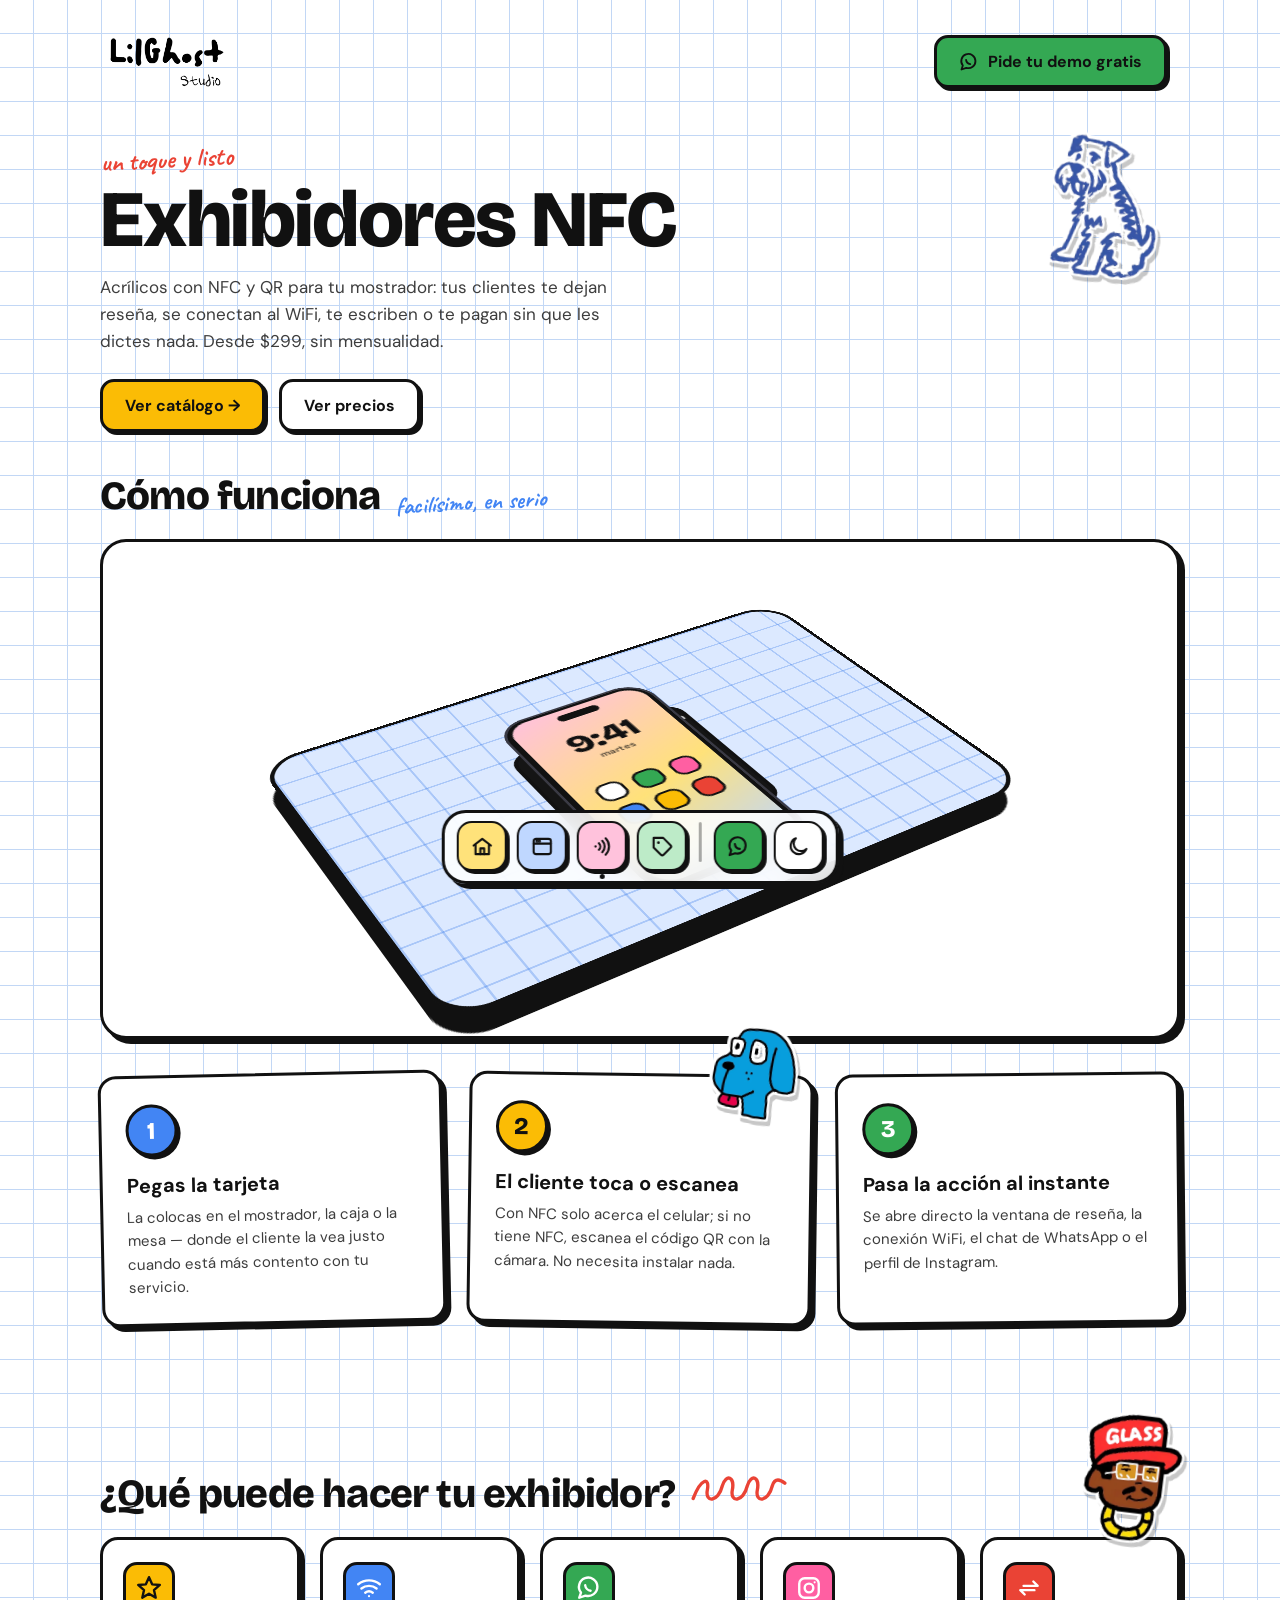
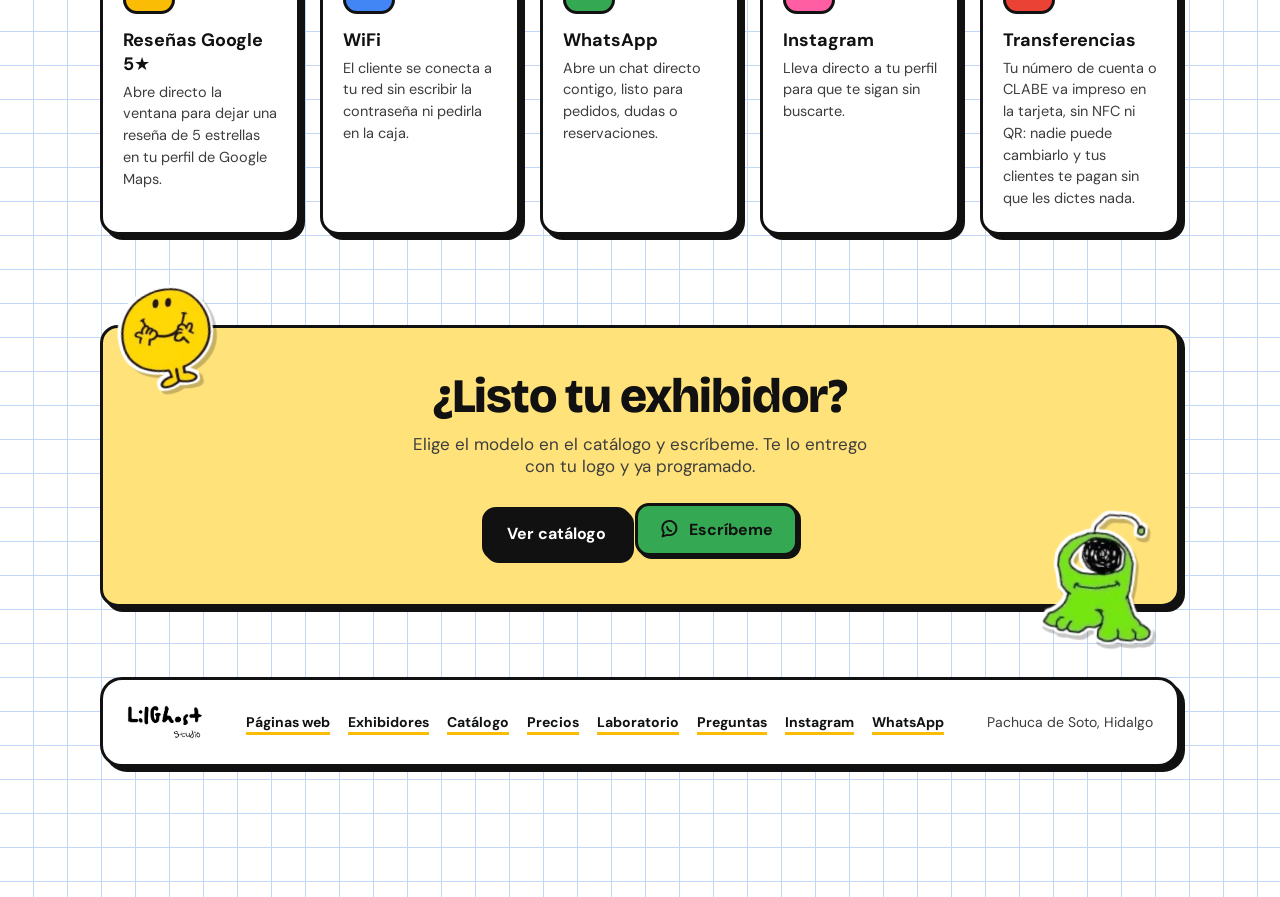
<file: exhibidores.html>
<!DOCTYPE html>
<html lang="es">
<head>
<meta charset="UTF-8">
<meta name="viewport" content="width=device-width, initial-scale=1.0">
<meta name="color-scheme" content="light dark">
<script>
  // Tema guardado (o el del sistema) antes de pintar, para que no parpadee.
  (function(){ var t; try{ t = localStorage.getItem('lg-tema'); }catch(e){}
    document.documentElement.dataset.theme = t || (matchMedia('(prefers-color-scheme: dark)').matches ? 'dark' : 'light'); })();
</script>
<title>Exhibidores NFC — LilGhost Studio</title>
<meta name="description" content="Exhibidores de acrílico con NFC y QR para reseñas de Google, WiFi, WhatsApp, Instagram y pagos. Desde $299 en Pachuca.">
<link rel="icon" href="img/fantasma.svg" type="image/svg+xml">
<link rel="preconnect" href="https://fonts.googleapis.com">
<link rel="preconnect" href="https://fonts.gstatic.com" crossorigin>
<link href="https://fonts.googleapis.com/css2?family=Bricolage+Grotesque:opsz,wght@12..96,600;12..96,800&family=Caveat:wght@600;700&family=DM+Sans:wght@400;500;700&display=swap" rel="stylesheet">
<link rel="stylesheet" href="estilos.css">

<style>
  /* ---------- Intro ---------- */
  .intro{position:relative; padding:0 0 44px;}
  .intro h1{font-size:clamp(44px,7vw,80px); margin-bottom:12px;}
  .intro .hand{font-size:26px; color:var(--red); display:inline-block; transform:rotate(-3deg); margin-bottom:4px;}
  .intro .lead{margin:0;}
  /* ---------- Cómo funciona ---------- */
  .steps{display:grid; grid-template-columns:repeat(3,1fr); gap:24px; margin-bottom:90px;}
  .step{padding:26px 24px 24px;}
  .step:nth-child(1){transform:rotate(-1.2deg);}
  .step:nth-child(2){transform:rotate(.8deg);}
  .step:nth-child(3){transform:rotate(-.6deg);}
  .step .n{
    width:52px; height:52px;
    display:flex; align-items:center; justify-content:center;
    border:var(--border); border-radius:50%;
    font-family:'Bricolage Grotesque',sans-serif; font-weight:800; font-size:24px;
    margin-bottom:16px;
    box-shadow:var(--shadow-sm);
  }
  .step:nth-child(1) .n{background:var(--blue); color:#fff;}
  .step:nth-child(2) .n{background:var(--yellow); color:var(--on-pastel);}
  .step:nth-child(3) .n{background:var(--green); color:#fff;}
  .step h3{margin:0 0 8px; font-size:20px;}
  .step p{margin:0; font-size:15px; line-height:1.55; color:var(--ink-soft);}

  /* ---------- Animación 3D de "Cómo funciona" ----------
     Una sola línea de tiempo de 9 s para todo: la tarjeta cae, el celular la toca,
     salen ondas, el celular gira hacia ti y muestra la reseña con 5 estrellas.
     Los pasos de abajo se resaltan al mismo ritmo. */
  .demo{
    --t: 9s;
    --s: 1.45;
    position:relative;
    height:500px;
    margin-bottom:34px;
    border:var(--border);
    border-radius:26px;
    box-shadow:var(--shadow);
    overflow:hidden; /* el celular entra desde la orilla sin salirse de la caja */
    background:
      radial-gradient(circle at 50% 45%, rgba(255,255,255,0.85), rgba(255,255,255,0) 62%),
      var(--paper);
  }
  .demo-scene{
    position:absolute; inset:0;
    perspective:1100px;
    perspective-origin:50% 30%;
  }
  .demo-world{
    position:absolute; left:50%; top:47%;
    width:440px; height:300px;
    margin:-150px 0 0 -220px;
    transform-style:preserve-3d;
    transform:scale(var(--s)) rotateX(58deg) rotateZ(-32deg);
  }
  .demo-world > *{position:absolute; transform-style:preserve-3d;}

  /* Mostrador con grosor */
  .counter{
    inset:0;
    background:
      linear-gradient(rgba(37,110,230,.28) 1.5px, transparent 1.5px) 0 0/28px 28px,
      linear-gradient(90deg, rgba(37,110,230,.28) 1.5px, transparent 1.5px) 0 0/28px 28px,
      #DCE9FF;
    border:3px solid #111;
    border-radius:30px;
  }
  .counter::after{
    content:""; position:absolute; inset:-3px;
    background:#111; border-radius:30px;
    transform:translateZ(-18px);
  }

  /* Tarjeta NFC */
  .nfc-card{
    left:150px; top:85px; width:140px; height:140px;
    padding:12px;
    background:#151515;
    border:3px solid #111;
    border-radius:16px;
    color:#fff;
    font-family:'DM Sans',sans-serif;
    animation:card-in var(--t) cubic-bezier(.2,.8,.2,1) infinite;
  }
  .nfc-card .g{
    width:34px; height:34px; border-radius:50%;
    background:#fff;
    display:flex; align-items:center; justify-content:center;
    font:800 21px/1 'Bricolage Grotesque',sans-serif; color:#4285F4;
  }
  .nfc-card .t{position:absolute; left:52px; top:13px; font-size:8.5px; line-height:1.15; font-weight:700;}
  .nfc-card .t b{display:block; font-size:12px;}
  .nfc-card .st{position:absolute; left:52px; top:44px; color:#FBBC05; font-size:10px; letter-spacing:1px;}
  .nfc-card .nfc{position:absolute; left:14px; bottom:14px; font:800 15px/1 'DM Sans',sans-serif; color:#fff; letter-spacing:-2px;}
  .nfc-card .qr{position:absolute; right:12px; bottom:12px; width:54px; height:54px; border-radius:3px;}

  /* Ondas de señal */
  .wave{
    left:220px; top:155px; width:150px; height:150px;
    margin:-75px 0 0 -75px;
    border:3px solid #4285F4;
    border-radius:50%;
    opacity:0;
    animation:wave var(--t) ease-out infinite;
  }
  .wave.w2{animation-delay:.22s; border-color:#FF5FA2;}
  .wave.w3{animation-delay:.44s; border-color:#34A853;}

  /* Sombra del celular sobre el mostrador */
  .phone-shadow{
    left:160px; top:50px; width:124px; height:214px;
    border-radius:30px;
    background:rgba(0,0,0,.55);
    filter:blur(14px);
    opacity:0;
    animation:phone-shadow var(--t) ease-in-out infinite;
  }

  /* Celular */
  .phone{
    left:160px; top:46px; width:124px; height:222px;
    border-radius:24px;
    background:#111;
    animation:phone var(--t) cubic-bezier(.45,.05,.25,1) infinite;
  }
  .phone{box-shadow:inset 0 0 0 2px #3a3a44;}
  .phone-screen{
    position:absolute; inset:6px;
    border-radius:18px;
    overflow:hidden;
    background:#fff;
    transform:translateZ(1px);
    font-family:'DM Sans',sans-serif;
    color:#111;
  }
  .phone-screen::before{ /* bocina */
    content:""; position:absolute; top:6px; left:50%; width:34px; height:8px; margin-left:-17px;
    background:#111; border-radius:6px; z-index:3;
  }
  .scr{position:absolute; inset:0;}
  .scr-home{
    background:linear-gradient(160deg, #FFC2DC, #FFE27A 55%, #BFD7FF);
    padding:24px 10px 10px;
    text-align:center;
    animation:scr-home var(--t) linear infinite;
  }
  .scr-home .clock{font:800 30px/1 'Bricolage Grotesque',sans-serif; margin-top:6px;}
  .scr-home .date{font-size:8px; font-weight:700; opacity:.7;}
  .scr-home .apps{display:grid; grid-template-columns:repeat(3,1fr); gap:8px; margin:26px 6px 0;}
  .scr-home .apps i{aspect-ratio:1; border-radius:8px; border:2px solid #111; background:#fff;}
  .scr-home .apps i:nth-child(2){background:#34A853;}
  .scr-home .apps i:nth-child(3){background:#FF5FA2;}
  .scr-home .apps i:nth-child(4){background:#4285F4;}
  .scr-home .apps i:nth-child(5){background:#FBBC05;}
  .scr-home .apps i:nth-child(6){background:#EA4335;}
  .scr-review{
    padding:24px 10px 10px;
    text-align:center;
    opacity:0;
    animation:scr-review var(--t) linear infinite;
  }
  .scr-review .gw{font:800 17px/1 'DM Sans',sans-serif; letter-spacing:-.5px; margin-top:4px;}
  .scr-review .gw span:nth-child(1), .scr-review .gw span:nth-child(4){color:#4285F4;}
  .scr-review .gw span:nth-child(2), .scr-review .gw span:nth-child(6){color:#EA4335;}
  .scr-review .gw span:nth-child(3){color:#FBBC05;}
  .scr-review .gw span:nth-child(5){color:#34A853;}
  .scr-review .biz{margin:10px 0 2px; font-size:9.5px; font-weight:800;}
  .scr-review .q{font-size:7.5px; color:#555;}
  .scr-review .stars{display:flex; justify-content:center; gap:2px; margin:8px 0 10px; font-size:18px; line-height:1;}
  .scr-review .stars span{color:#d9d9d9; display:inline-block; animation:star var(--t) ease-out infinite;}
  .scr-review .stars span:nth-child(2){animation-delay:.16s;}
  .scr-review .stars span:nth-child(3){animation-delay:.32s;}
  .scr-review .stars span:nth-child(4){animation-delay:.48s;}
  .scr-review .stars span:nth-child(5){animation-delay:.64s;}
  .scr-review .line{height:6px; border-radius:3px; background:#eee; margin:5px 4px;}
  .scr-review .line.s{width:60%;}
  .scr-review .post{margin:12px auto 0; width:62px; padding:5px 0; border-radius:999px; background:#4285F4; color:#fff; font-size:8px; font-weight:800;}
  .thanks{
    position:absolute; left:10px; right:10px; bottom:14px;
    padding:7px 4px;
    background:#111; color:#fff;
    border-radius:10px;
    font-size:9px; font-weight:800;
    opacity:0;
    animation:thanks var(--t) ease-out infinite;
  }

  /* Etiqueta "¡tap!" que siempre mira hacia ti */
  .tap{
    left:240px; top:40px;
    padding:4px 14px 6px;
    background:#FBBC05; color:#111;
    border:3px solid #111; border-radius:14px;
    font:700 30px/1 'Caveat',cursive;
    white-space:nowrap;
    box-shadow:3px 3px 0 #111;
    opacity:0;
    animation:tap var(--t) ease-out infinite;
  }

  /* Texto de cada fase (abajo a la izquierda) */
  .demo-caption{
    position:absolute; left:22px; bottom:18px; right:22px;
    height:34px;
    pointer-events:none;
  }
  .demo-caption span{
    position:absolute; left:0; bottom:0;
    padding:4px 12px 6px;
    background:var(--paper);
    border:2.5px solid var(--ink);
    border-radius:12px;
    font:700 22px/1 'Caveat',cursive;
    color:var(--ink);
    opacity:0;
  }
  .demo-caption span b{color:var(--blue);}
  .demo-caption .c1{animation:phase1 var(--t) linear infinite;}
  .demo-caption .c2{animation:phase2 var(--t) linear infinite;}
  .demo-caption .c3{animation:phase3 var(--t) linear infinite;}

  /* Los pasos se resaltan al ritmo de la animación */
  .demo ~ .steps .step:nth-child(1){animation:step-glow-1 9s ease-in-out infinite;}
  .demo ~ .steps .step:nth-child(2){animation:step-glow-2 9s ease-in-out infinite;}
  .demo ~ .steps .step:nth-child(3){animation:step-glow-3 9s ease-in-out infinite;}
  .demo ~ .steps .step:nth-child(1) .n{animation:step-pop-1 9s ease-in-out infinite;}
  .demo ~ .steps .step:nth-child(2) .n{animation:step-pop-2 9s ease-in-out infinite;}
  .demo ~ .steps .step:nth-child(3) .n{animation:step-pop-3 9s ease-in-out infinite;}

  :root[data-theme="dark"] .demo{background:radial-gradient(circle at 50% 45%, rgba(255,255,255,0.08), rgba(255,255,255,0) 62%), var(--paper);}

  @keyframes card-in{
    0%{transform:translateZ(150px) rotateZ(-25deg); opacity:0;}
    3%{opacity:1;}
    9%{transform:translateZ(0) rotateZ(0);}
    11%{transform:translateZ(9px) rotateZ(0);}
    13%, 95%{transform:translateZ(0) rotateZ(0); opacity:1;}
    100%{transform:translateZ(0) rotateZ(0); opacity:0;}
  }
  @keyframes phone{
    0%, 15%{transform:translate3d(330px,-90px,280px) rotateZ(28deg) rotateX(0deg) scale(1); opacity:0;}
    18%{opacity:1;}
    28%{transform:translate3d(70px,-30px,150px) rotateZ(10deg) rotateX(0deg) scale(1);}
    38%{transform:translate3d(0,0,20px) rotateZ(0deg) rotateX(0deg) scale(1);}
    41%{transform:translate3d(0,0,34px) rotateZ(0deg) rotateX(0deg) scale(1);}
    44%, 52%{transform:translate3d(0,0,20px) rotateZ(0deg) rotateX(0deg) scale(1);}
    63%, 88%{transform:translate3d(60px,150px,105px) rotateZ(32deg) rotateX(-58deg) scale(.85); opacity:1;}
    97%, 100%{transform:translate3d(-300px,200px,280px) rotateZ(-10deg) rotateX(-58deg) scale(.85); opacity:0;}
  }
  @keyframes phone-shadow{
    0%, 15%{transform:scale(1.6) translate(80px,-20px); opacity:0;}
    28%{transform:scale(1.35) translate(20px,-8px); opacity:.18;}
    38%, 52%{transform:scale(.95); opacity:.5;}
    63%, 88%{transform:scale(.9) translate(60px,150px); opacity:.22;}
    97%, 100%{transform:scale(1.4) translate(-120px,160px); opacity:0;}
  }
  @keyframes wave{
    0%, 38%{transform:translateZ(8px) scale(.45); opacity:0;}
    40%{transform:translateZ(8px) scale(.55); opacity:1;}
    56%, 100%{transform:translateZ(8px) scale(1.9); opacity:0;}
  }
  @keyframes tap{
    0%, 39%{transform:translate3d(0,0,90px) rotateZ(32deg) rotateX(-58deg) scale(.4); opacity:0;}
    42%{transform:translate3d(0,0,120px) rotateZ(32deg) rotateX(-58deg) scale(1.15); opacity:1;}
    45%, 53%{transform:translate3d(0,0,120px) rotateZ(32deg) rotateX(-58deg) scale(1); opacity:1;}
    57%, 100%{transform:translate3d(0,0,150px) rotateZ(32deg) rotateX(-58deg) scale(.8); opacity:0;}
  }
  @keyframes scr-home{0%, 43%{opacity:1;} 47%, 96%{opacity:0;} 100%{opacity:1;}}
  @keyframes scr-review{0%, 43%{opacity:0;} 47%, 95%{opacity:1;} 99%, 100%{opacity:0;}}
  @keyframes star{
    0%, 63%{color:#d9d9d9; transform:scale(1);}
    66%{color:#FBBC05; transform:scale(1.45);}
    70%, 94%{color:#FBBC05; transform:scale(1);}
    98%, 100%{color:#d9d9d9; transform:scale(1);}
  }
  @keyframes thanks{
    0%, 76%{opacity:0; transform:translateY(12px);}
    80%, 93%{opacity:1; transform:translateY(0);}
    97%, 100%{opacity:0; transform:translateY(0);}
  }
  @keyframes phase1{0%, 1%{opacity:0; transform:translateY(8px);} 4%, 24%{opacity:1; transform:none;} 27%, 100%{opacity:0; transform:translateY(-8px);}}
  @keyframes phase2{0%, 26%{opacity:0; transform:translateY(8px);} 29%, 54%{opacity:1; transform:none;} 57%, 100%{opacity:0; transform:translateY(-8px);}}
  @keyframes phase3{0%, 56%{opacity:0; transform:translateY(8px);} 59%, 94%{opacity:1; transform:none;} 97%, 100%{opacity:0; transform:translateY(-8px);}}
  @keyframes step-pop-1{0%, 1%{transform:scale(1);} 5%, 23%{transform:scale(1.2);} 27%, 100%{transform:scale(1);}}
  @keyframes step-pop-2{0%, 26%{transform:scale(1);} 30%, 53%{transform:scale(1.2);} 57%, 100%{transform:scale(1);}}
  @keyframes step-pop-3{0%, 56%{transform:scale(1);} 60%, 93%{transform:scale(1.2);} 97%, 100%{transform:scale(1);}}
  @keyframes step-glow-1{0%, 1%{box-shadow:var(--shadow);} 5%, 23%{box-shadow:9px 9px 0 var(--blue);} 27%, 100%{box-shadow:var(--shadow);}}
  @keyframes step-glow-2{0%, 26%{box-shadow:var(--shadow);} 30%, 53%{box-shadow:9px 9px 0 var(--yellow);} 57%, 100%{box-shadow:var(--shadow);}}
  @keyframes step-glow-3{0%, 56%{box-shadow:var(--shadow);} 60%, 93%{box-shadow:9px 9px 0 var(--green);} 97%, 100%{box-shadow:var(--shadow);}}

  /* Fuera de pantalla se pausa (lo controla el script de abajo) */
  #como-funciona.paused .demo *, #como-funciona.paused .steps .step, #como-funciona.paused .steps .step .n{animation-play-state:paused;}

  /* ---------- Usos ---------- */
  .uses{display:grid; grid-template-columns:repeat(auto-fill,minmax(200px,1fr)); gap:20px; margin-bottom:90px;}
  .use{padding:22px 20px; transition:transform .15s ease, box-shadow .15s ease;}
  .use:hover{transform:translate(-3px,-3px) rotate(-1deg); box-shadow:8px 8px 0 var(--ink);}
  .use .icon{
    width:52px; height:52px;
    display:flex; align-items:center; justify-content:center;
    border:var(--border); border-radius:14px;
    margin-bottom:14px;
  }
  .use .icon{color:var(--on-pastel);}
  .use .icon svg{width:26px; height:26px;}
  .use h3{margin:0 0 6px; font-size:18px;}
  .use p{margin:0; font-size:14.5px; line-height:1.5; color:var(--ink-soft);}



  /* ---------- Llamado final ---------- */
  .cta-box{
    position:relative;
    padding:44px 36px;
    background:var(--yellow-soft);
    color:var(--on-pastel);
    text-align:center;
    overflow:visible;
  }
  .cta-box h2{font-size:clamp(30px,4.6vw,48px); margin-bottom:12px;}
  .cta-box p{margin:0 auto 26px; font-size:17px; max-width:460px; color:var(--on-pastel-soft);}
  .cta-box .hero-actions{justify-content:center;}

  @media (max-width:860px){
    .demo{--s:1.05; height:420px;}
    .hero{grid-template-columns:1fr; gap:30px;}
    .mock{max-width:560px; width:100%; margin:0 auto;}
    .project{grid-template-columns:1fr; padding:22px;}
    .steps{grid-template-columns:1fr;}
    .prices{grid-template-columns:1fr; gap:30px;}
    .price-info{grid-template-columns:1fr;}
    .price-top{transform:none;}
  }
  @media (max-width:640px){
    .demo{height:330px; --s:.68; margin-bottom:26px;}
    .demo-scene{perspective:900px;}
    .demo-caption{left:14px; bottom:14px;}
    .demo-caption span{font-size:19px;}
    .mock{padding:0 30px 40px 0;}
    .mock-phone{border-radius:18px; padding:5px;}
    .mock-phone img{border-radius:13px;}
    .prices, .project, #precios .offer{margin-bottom:64px;}
    .price-note{margin-bottom:64px;}
    .tape span{font-size:19px;}
    .tape{margin-bottom:60px;}
    .steps, .uses{margin-bottom:64px;}
    .cta-box{padding:34px 20px;}
  }
  @media (prefers-reduced-motion: reduce){
    .demo *, .demo ~ .steps .step, .demo ~ .steps .step .n{animation:none !important;}
    .phone{transform:translate3d(60px,150px,105px) rotateZ(32deg) rotateX(-58deg) scale(.85);}
    .phone-shadow{opacity:.22; transform:scale(.9) translate(60px,150px);}
    .scr-home{opacity:0;}
    .scr-review, .thanks, .demo-caption .c3{opacity:1;}
    .scr-review .stars span{color:#FBBC05;}
    .tape-track{animation:none;}
  }
</style>
</head>
<body class="has-dock">

<div class="wrap">

  <header class="site-header slim">
    <a class="brand" href="index.html"><img src="img/logo.png" alt="LilGhost Studio, inicio"></a>
    <a class="btn btn-green header-cta" href="https://wa.me/527711948929?text=Hola%2C%20quiero%20una%20demo%20gratis%20de%20una%20p%C3%A1gina%20para%20mi%20negocio." target="_blank" rel="noopener"><svg viewBox="0 0 24 24" fill="none" stroke="currentColor" stroke-width="2.2" stroke-linecap="round" stroke-linejoin="round" aria-hidden="true"><path d="M3 21l1.6-4.8A8.5 8.5 0 1 1 8.7 19L3 21z"/><path d="M8.5 9.5c.3 2.5 2.5 4.7 5 5"/></svg>Pide tu demo gratis</a>
  </header>

  <section class="intro">
    <img class="stk hide-mobile" src="img/stickers/perro-azul.webp" alt="" style="--w:110px; --wm:70px; --r:8deg; right:20px; top:-6px;">
    <span class="hand">un toque y listo</span>
    <h1 class="display">Exhibidores NFC</h1>
    <p class="lead">Acrílicos con NFC y QR para tu mostrador: tus clientes te dejan reseña, se conectan al WiFi, te escriben o te pagan sin que les dictes nada. Desde $299, sin mensualidad.</p>
    <div class="hero-actions" style="margin-top:24px; display:flex; gap:14px; flex-wrap:wrap;">
      <a class="btn btn-yellow" href="catalogo.html">Ver catálogo →</a>
      <a class="btn" href="precios.html">Ver precios</a>
    </div>
  </section>

  <section id="como-funciona" style="position:relative;">
    <div class="section-head">
      <h2 class="display">Cómo funciona</h2>
      <span class="hand">facilísimo, en serio</span>
    </div>
    <div class="demo" role="img" aria-label="Animación: la tarjeta está en el mostrador, el cliente acerca su celular, la toca y se abre la reseña de Google con 5 estrellas.">
      <div class="demo-scene" aria-hidden="true">
        <div class="demo-world">
          <div class="counter"></div>
          <div class="nfc-card">
            <div class="g">G</div>
            <div class="t">Déjanos una reseña<b>en Google</b></div>
            <div class="st">★★★★★</div>
            <div class="nfc">)))</div>
            <svg class="qr" viewBox="-0.5 -0.5 12 12" aria-hidden="true"><rect x="-0.5" y="-0.5" width="12" height="12" fill="#fff"/><rect x="0" y="0" width="3" height="3" fill="none" stroke="#111" stroke-width="1"/><rect x="1" y="1" width="1" height="1" fill="#111"/><rect x="8" y="0" width="3" height="3" fill="none" stroke="#111" stroke-width="1"/><rect x="9" y="1" width="1" height="1" fill="#111"/><rect x="0" y="8" width="3" height="3" fill="none" stroke="#111" stroke-width="1"/><rect x="1" y="9" width="1" height="1" fill="#111"/><g fill="#111"><rect x="4" y="0" width="1" height="1"/><rect x="5" y="0" width="1" height="1"/><rect x="4" y="1" width="1" height="1"/><rect x="6" y="1" width="1" height="1"/><rect x="4" y="2" width="1" height="1"/><rect x="6" y="2" width="1" height="1"/><rect x="4" y="3" width="1" height="1"/><rect x="5" y="3" width="1" height="1"/><rect x="6" y="3" width="1" height="1"/><rect x="0" y="4" width="1" height="1"/><rect x="2" y="4" width="1" height="1"/><rect x="3" y="4" width="1" height="1"/><rect x="7" y="4" width="1" height="1"/><rect x="9" y="4" width="1" height="1"/><rect x="0" y="5" width="1" height="1"/><rect x="1" y="5" width="1" height="1"/><rect x="2" y="5" width="1" height="1"/><rect x="3" y="5" width="1" height="1"/><rect x="5" y="5" width="1" height="1"/><rect x="8" y="5" width="1" height="1"/><rect x="10" y="5" width="1" height="1"/><rect x="0" y="6" width="1" height="1"/><rect x="1" y="6" width="1" height="1"/><rect x="3" y="6" width="1" height="1"/><rect x="4" y="6" width="1" height="1"/><rect x="6" y="6" width="1" height="1"/><rect x="7" y="6" width="1" height="1"/><rect x="10" y="6" width="1" height="1"/><rect x="8" y="7" width="1" height="1"/><rect x="10" y="7" width="1" height="1"/><rect x="4" y="8" width="1" height="1"/><rect x="6" y="8" width="1" height="1"/><rect x="7" y="8" width="1" height="1"/><rect x="8" y="8" width="1" height="1"/><rect x="6" y="9" width="1" height="1"/><rect x="10" y="9" width="1" height="1"/><rect x="6" y="10" width="1" height="1"/><rect x="8" y="10" width="1" height="1"/></g></svg>
          </div>
          <div class="wave"></div><div class="wave w2"></div><div class="wave w3"></div>
          <div class="phone-shadow"></div>
          <div class="phone">
            <div class="phone-screen">
              <div class="scr scr-home"><div class="clock">9:41</div><div class="date">martes</div><div class="apps"><i></i><i></i><i></i><i></i><i></i><i></i></div></div>
              <div class="scr scr-review">
                <div class="gw"><span>G</span><span>o</span><span>o</span><span>g</span><span>l</span><span>e</span></div>
                <div class="biz">Tu Negocio</div>
                <div class="q">¿Cómo fue tu visita?</div>
                <div class="stars"><span>★</span><span>★</span><span>★</span><span>★</span><span>★</span></div>
                <div class="line"></div><div class="line s"></div>
                <div class="post">Publicar</div>
                <div class="thanks">¡Gracias por tu reseña! ✨</div>
              </div>
            </div>
          </div>
          <div class="tap">¡tap!</div>
        </div>
      </div>
      <div class="demo-caption" aria-hidden="true">
        <span class="c1"><b>1.</b> pegas la tarjeta</span>
        <span class="c2"><b>2.</b> tu cliente acerca su cel</span>
        <span class="c3"><b>3.</b> ¡y te deja 5 estrellas!</span>
      </div>
    </div>
    <div class="steps">
      <div class="step sticker">
        <div class="n">1</div>
        <h3>Pegas la tarjeta</h3>
        <p>La colocas en el mostrador, la caja o la mesa — donde el cliente la vea justo cuando está más contento con tu servicio.</p>
      </div>
      <div class="step sticker">
        <img class="stk bob" src="img/stickers/perrito.webp" alt="" style="--w:84px; --wm:62px; --r:8deg; right:14px; top:-50px;">
        <div class="n">2</div>
        <h3>El cliente toca o escanea</h3>
        <p>Con NFC solo acerca el celular; si no tiene NFC, escanea el código QR con la cámara. No necesita instalar nada.</p>
      </div>
      <div class="step sticker">
        <div class="n">3</div>
        <h3>Pasa la acción al instante</h3>
        <p>Se abre directo la ventana de reseña, la conexión WiFi, el chat de WhatsApp o el perfil de Instagram.</p>
      </div>
    </div>
  </section>

  <section>
    <div class="section-head">
      <h2 class="display">¿Qué puede hacer tu exhibidor?</h2>
      <img class="stk bob-slow hide-mobile" src="img/stickers/glass.webp" alt="" style="--w:96px; --r:7deg; position:relative; order:3; margin-left:auto; margin-bottom:-26px;">
      <img src="img/garabato.svg" alt="" style="width:100px; margin-bottom:8px;">
    </div>
    <div class="uses">
      <div class="use sticker">
        <div class="icon" style="background:var(--yellow);"><svg viewBox="0 0 24 24" fill="none" stroke="currentColor" stroke-width="2.2" stroke-linejoin="round"><path d="M12 17.3l-6.2 3.6 1.6-7-5.4-4.7 7.1-.6L12 2l2.9 6.6 7.1.6-5.4 4.7 1.6 7z"/></svg></div>
        <h3>Reseñas Google 5★</h3>
        <p>Abre directo la ventana para dejar una reseña de 5 estrellas en tu perfil de Google Maps.</p>
      </div>
      <div class="use sticker">
        <div class="icon" style="background:var(--blue); color:#fff;"><svg viewBox="0 0 24 24" fill="none" stroke="currentColor" stroke-width="2.2" stroke-linecap="round"><path d="M2 8.5a16 16 0 0 1 20 0"/><path d="M5 12.5a11 11 0 0 1 14 0"/><path d="M8.5 16.3a6 6 0 0 1 7 0"/><circle cx="12" cy="19.5" r="1" fill="currentColor" stroke="none"/></svg></div>
        <h3>WiFi</h3>
        <p>El cliente se conecta a tu red sin escribir la contraseña ni pedirla en la caja.</p>
      </div>
      <div class="use sticker">
        <div class="icon" style="background:var(--green); color:#fff;"><svg viewBox="0 0 24 24" fill="none" stroke="currentColor" stroke-width="2.2" stroke-linecap="round" stroke-linejoin="round"><path d="M3 21l1.6-4.8A8.5 8.5 0 1 1 8.7 19L3 21z"/><path d="M8.5 9.5c.3 2.5 2.5 4.7 5 5"/></svg></div>
        <h3>WhatsApp</h3>
        <p>Abre un chat directo contigo, listo para pedidos, dudas o reservaciones.</p>
      </div>
      <div class="use sticker">
        <div class="icon" style="background:var(--pink); color:#fff;"><svg viewBox="0 0 24 24" fill="none" stroke="currentColor" stroke-width="2.2"><rect x="3" y="3" width="18" height="18" rx="5"/><circle cx="12" cy="12" r="4"/><circle cx="17.2" cy="6.8" r="1" fill="currentColor" stroke="none"/></svg></div>
        <h3>Instagram</h3>
        <p>Lleva directo a tu perfil para que te sigan sin buscarte.</p>
      </div>
      <div class="use sticker">
        <div class="icon" style="background:var(--red); color:#fff;"><svg viewBox="0 0 24 24" fill="none" stroke="currentColor" stroke-width="2.2" stroke-linecap="round" stroke-linejoin="round"><path d="M7 10h13l-4-4"/><path d="M17 14H4l4 4"/></svg></div>
        <h3>Transferencias</h3>
        <p>Tu número de cuenta o CLABE va impreso en la tarjeta, sin NFC ni QR: nadie puede cambiarlo y tus clientes te pagan sin que les dictes nada.</p>
      </div>
    </div>
  </section>

  <section class="cta-box sticker">
    <img class="stk bob" src="img/stickers/carita.webp" alt="" style="--w:92px; --wm:60px; --r:-12deg; left:18px; top:-40px;">
    <img class="stk bob-slow" src="img/stickers/monstruo.webp" alt="" style="--w:110px; --wm:70px; --r:6deg; right:20px; bottom:-38px;">
    <h2 class="display">¿Listo tu exhibidor?</h2>
    <p>Elige el modelo en el catálogo y escríbeme. Te lo entrego con tu logo y ya programado.</p>
    <div class="hero-actions">
      <a class="btn btn-dark" href="catalogo.html">Ver catálogo</a>
      <a class="btn btn-green" href="https://wa.me/527711948929?text=Hola%2C%20quiero%20un%20exhibidor%20NFC%20para%20mi%20negocio." target="_blank" rel="noopener"><svg viewBox="0 0 24 24" fill="none" stroke="currentColor" stroke-width="2.2" stroke-linecap="round" stroke-linejoin="round"><path d="M3 21l1.6-4.8A8.5 8.5 0 1 1 8.7 19L3 21z"/><path d="M8.5 9.5c.3 2.5 2.5 4.7 5 5"/></svg>Escríbeme</a>
    </div>
  </section>

  <footer class="site-footer">
    <img src="img/logo.png" alt="LilGhost Studio">
    <div class="links">
      <a href="paginas-web.html">Páginas web</a>
      <a href="exhibidores.html">Exhibidores</a>
      <a href="catalogo.html">Catálogo</a>
      <a href="precios.html">Precios</a>
      <a href="laboratorio.html">Laboratorio</a>
      <a href="preguntas.html">Preguntas</a>
      <a href="https://www.instagram.com/lilghost.studio/" target="_blank" rel="noopener">Instagram</a>
      <a href="https://wa.me/527711948929" target="_blank" rel="noopener">WhatsApp</a>
    </div>
    <small>Pachuca de Soto, Hidalgo</small>
  </footer>
</div>

<nav class="dock" aria-label="Menú principal">
  <div class="dock-panel">
    <a class="dock-item" href="index.html" style="--tile:#FFE27A;"><span class="dock-tile"><svg viewBox="0 0 24 24" fill="none" stroke="currentColor" stroke-width="2.2" stroke-linecap="round" stroke-linejoin="round" aria-hidden="true"><path d="M3 11l9-7 9 7"/><path d="M5 10v10h14V10"/><path d="M10 20v-6h4v6"/></svg></span><span class="dock-label">Inicio</span><span class="dock-dot"></span></a>
    <a class="dock-item" href="paginas-web.html" style="--tile:#BFD7FF;"><span class="dock-tile"><svg viewBox="0 0 24 24" fill="none" stroke="currentColor" stroke-width="2.2" stroke-linecap="round" stroke-linejoin="round" aria-hidden="true"><rect x="3" y="4" width="18" height="16" rx="2.5"/><path d="M3 9h18"/><circle cx="6.5" cy="6.5" r=".6" fill="currentColor"/><circle cx="9" cy="6.5" r=".6" fill="currentColor"/></svg></span><span class="dock-label"><span class="hide-mobile">Páginas web</span><span class="only-mobile">Web</span></span><span class="dock-dot"></span></a>
    <a class="dock-item" href="exhibidores.html" aria-current="page" style="--tile:#FFC2DC;"><span class="dock-tile"><svg viewBox="0 0 24 24" fill="none" stroke="currentColor" stroke-width="2.2" stroke-linecap="round" aria-hidden="true"><path d="M8.5 8.5a5 5 0 0 1 0 7"/><path d="M12 6a8.5 8.5 0 0 1 0 12"/><path d="M15.5 3.5a12 12 0 0 1 0 17"/><circle cx="5" cy="12" r="1.2" fill="currentColor" stroke="none"/></svg></span><span class="dock-label"><span class="hide-mobile">Exhibidores</span><span class="only-mobile">NFC</span></span><span class="dock-dot"></span></a>
    <a class="dock-item" href="precios.html" style="--tile:#BDEBC8;"><span class="dock-tile"><svg viewBox="0 0 24 24" fill="none" stroke="currentColor" stroke-width="2.2" stroke-linecap="round" stroke-linejoin="round" aria-hidden="true"><path d="M20.6 13.4l-7.2 7.2a2 2 0 0 1-2.8 0L3 13V3h10l7.6 7.6a2 2 0 0 1 0 2.8z"/><circle cx="8" cy="8" r="1.4" fill="currentColor" stroke="none"/></svg></span><span class="dock-label">Precios</span><span class="dock-dot"></span></a>
    <span class="dock-sep" aria-hidden="true"></span>
    <a class="dock-item" href="https://wa.me/527711948929?text=Hola%2C%20quiero%20informaci%C3%B3n%20de%20LilGhost%20Studio." target="_blank" rel="noopener" style="--tile:#34A853;"><span class="dock-tile"><svg viewBox="0 0 24 24" fill="none" stroke="currentColor" stroke-width="2.2" stroke-linecap="round" stroke-linejoin="round" aria-hidden="true"><path d="M3 21l1.6-4.8A8.5 8.5 0 1 1 8.7 19L3 21z"/><path d="M8.5 9.5c.3 2.5 2.5 4.7 5 5"/></svg></span><span class="dock-label">WhatsApp</span><span class="dock-dot"></span></a>
    <button class="dock-item dock-plain theme-toggle" type="button" aria-label="Cambiar a modo oscuro" aria-pressed="false"><span class="dock-tile"><svg class="i-sun" viewBox="0 0 24 24" fill="none" stroke="currentColor" stroke-width="2.2" stroke-linecap="round" aria-hidden="true"><circle cx="12" cy="12" r="4"/><path d="M12 2v2M12 20v2M4.9 4.9l1.4 1.4M17.7 17.7l1.4 1.4M2 12h2M20 12h2M4.9 19.1l1.4-1.4M17.7 6.3l1.4-1.4"/></svg><svg class="i-moon" viewBox="0 0 24 24" fill="none" stroke="currentColor" stroke-width="2.2" stroke-linecap="round" stroke-linejoin="round" aria-hidden="true"><path d="M20.5 14.5A8.5 8.5 0 1 1 9.5 3.5a7 7 0 0 0 11 11z"/></svg></span><span class="dock-label">Tema</span><span class="dock-dot"></span></button>
  </div>
</nav>



<script>
  // Pausa la animación de "Cómo funciona" cuando no está en pantalla (ahorra batería).
  (function(){
    var sec = document.getElementById('como-funciona');
    if(!sec || !('IntersectionObserver' in window)) return;
    new IntersectionObserver(function(entries){
      sec.classList.toggle('paused', !entries[0].isIntersecting);
    }, { rootMargin: '100px' }).observe(sec);
  })();
</script>
<script src="dock.js" defer></script>
<script src="tema.js" defer></script>
</body>
</html>
</file>
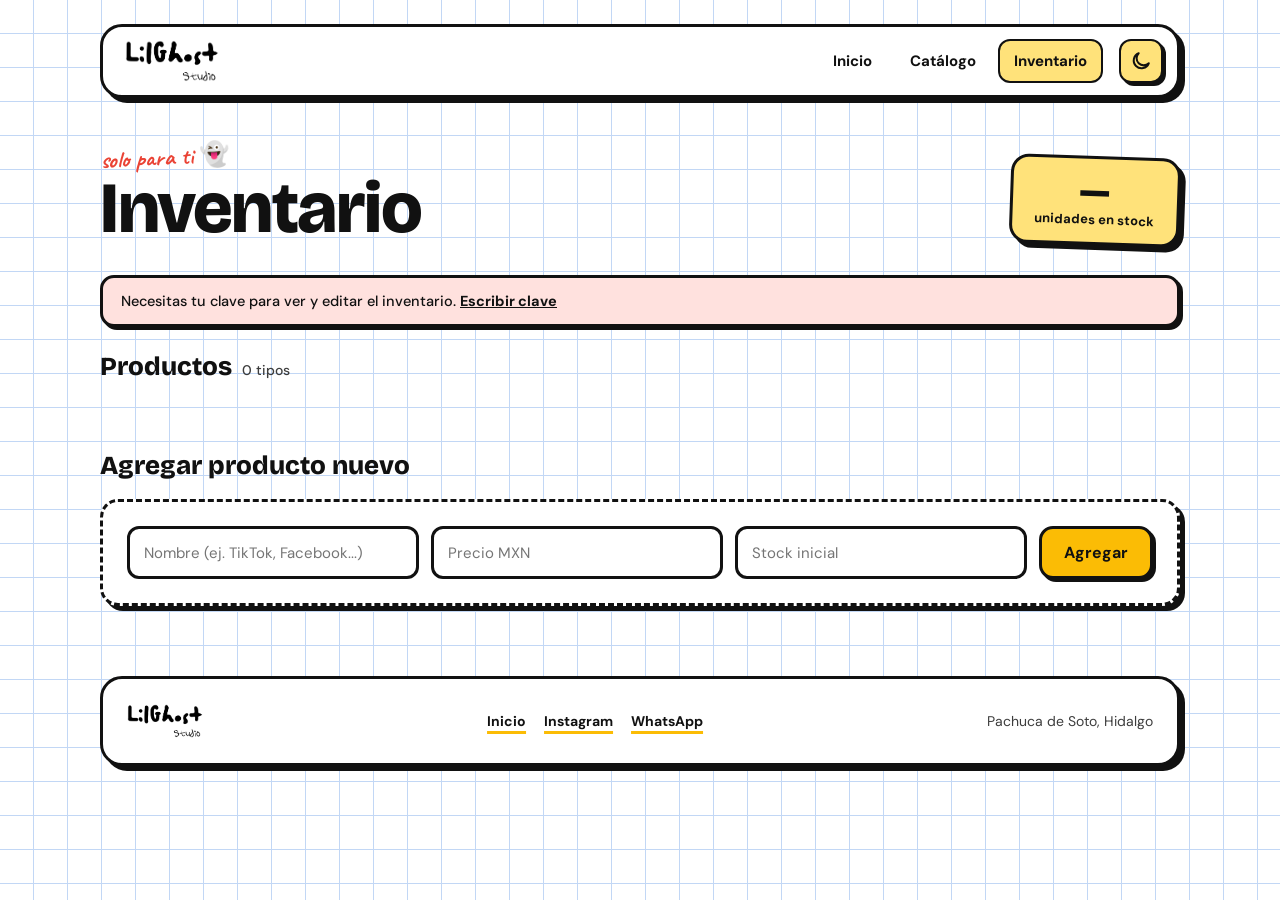
<file: inventario.html>
<!DOCTYPE html>
<html lang="es">
<head>
<meta charset="UTF-8">
<meta name="viewport" content="width=device-width, initial-scale=1.0">
<meta name="color-scheme" content="light dark">
<script>
  // Tema guardado (o el del sistema) antes de pintar, para que no parpadee.
  (function(){ var t; try{ t = localStorage.getItem('lg-tema'); }catch(e){}
    document.documentElement.dataset.theme = t || (matchMedia('(prefers-color-scheme: dark)').matches ? 'dark' : 'light'); })();
</script>
<link rel="icon" href="img/fantasma.svg" type="image/svg+xml">
<link rel="preconnect" href="https://fonts.googleapis.com">
<link rel="preconnect" href="https://fonts.gstatic.com" crossorigin>
<link href="https://fonts.googleapis.com/css2?family=Bricolage+Grotesque:opsz,wght@12..96,600;12..96,800&family=Caveat:wght@600;700&family=DM+Sans:wght@400;500;700&display=swap" rel="stylesheet">
<link rel="stylesheet" href="estilos.css">
<title>LilGhost Studio — Inventario</title>
<meta name="robots" content="noindex">

<style>
  .intro{display:flex; align-items:flex-end; justify-content:space-between; gap:20px; flex-wrap:wrap; margin-bottom:30px;}
  .intro h1{font-size:clamp(42px,7vw,72px);}
  .intro .hand{font-size:24px; color:var(--red); display:inline-block; transform:rotate(-3deg);}
  .stat{padding:14px 22px; text-align:center; background:var(--yellow-soft); color:var(--on-pastel); transform:rotate(2deg);}
  .stat .num{font-family:'Bricolage Grotesque',sans-serif; font-weight:800; font-size:38px; line-height:1;}
  .stat .lbl{font-size:13px; font-weight:700;}

  .section-title{display:flex; align-items:baseline; gap:10px; margin:0 0 18px; font-family:'Bricolage Grotesque',sans-serif; font-weight:800; font-size:26px;}
  .section-title span{font-family:'DM Sans',sans-serif; font-size:14px; font-weight:500; color:var(--ink-soft);}

  .grid{display:grid; grid-template-columns:repeat(auto-fill, minmax(240px,1fr)); gap:22px; margin-bottom:50px;}
  .card{position:relative; padding:22px; background:var(--paper); border:var(--border); border-radius:var(--radius); box-shadow:var(--shadow);}
  .card .icon{
    width:46px; height:46px;
    display:flex; align-items:center; justify-content:center;
    background:var(--tint, var(--yellow-soft));
    color:var(--on-pastel);
    border:var(--border); border-radius:12px;
    margin-bottom:14px;
  }
  .card .icon svg{width:22px; height:22px;}
  .card h3{margin:0 0 4px; font-family:'Bricolage Grotesque',sans-serif; font-weight:800; font-size:20px;}
  .card .price{font-size:14px; font-weight:700; color:var(--ink-soft); margin-bottom:16px;}

  .stock-row{display:flex; align-items:center; justify-content:space-between;}
  .stock-count{font-family:'Bricolage Grotesque',sans-serif; font-weight:800; font-size:36px; line-height:1;}
  .stock-count.low{color:var(--red);}
  .stock-lbl{font-size:12px; font-weight:700; color:var(--ink-soft); margin-top:2px;}
  .stepper{display:flex; gap:8px;}
  .stepper button{
    width:40px; height:40px;
    border:var(--border); border-radius:12px;
    background:var(--paper); color:var(--ink);
    font-size:20px; font-weight:700;
    box-shadow:var(--shadow-sm);
    cursor:pointer;
    transition:transform .1s ease, box-shadow .1s ease;
  }
  .stepper button:hover{background:var(--yellow-soft); color:var(--on-pastel);}
  .stepper button:active{transform:translate(3px,3px); box-shadow:none;}
  .stepper button:disabled{opacity:.4; cursor:default;}

  .badge{
    position:absolute; top:16px; right:14px;
    font-size:12px; font-weight:700;
    padding:4px 10px;
    background:var(--red); color:#fff;
    border:2.5px solid var(--ink); border-radius:8px;
    transform:rotate(4deg);
  }

  .del-link{display:block; margin-top:14px; padding:0; background:none; border:none; color:var(--ink-soft); font-family:inherit; font-size:13px; font-weight:500; text-decoration:underline; cursor:pointer;}
  .del-link:hover{color:var(--red);}

  .add-panel{padding:24px; border-style:dashed;}
  .add-form{display:flex; flex-wrap:wrap; gap:12px;}
  .add-form input{
    flex:1; min-width:150px;
    padding:12px 14px;
    border:var(--border); border-radius:12px;
    background:var(--paper); color:var(--ink);
    font-family:inherit; font-size:15px;
    outline:none;
  }
  .add-form input:focus{background:var(--yellow-soft); color:var(--on-pastel);}
</style>
</head>
<body>

<div class="wrap">

  <header class="site-header">
    <a class="brand" href="index.html"><img src="img/logo.png" alt="LilGhost Studio"></a>
    <nav class="site-nav">
      <a href="index.html">Inicio</a>
      <a href="catalogo.html">Catálogo</a>
      <a href="inventario.html" class="active">Inventario</a>
    </nav>
    <button class="theme-toggle" type="button" aria-label="Cambiar a modo oscuro" aria-pressed="false">
      <svg class="i-sun" viewBox="0 0 24 24" fill="none" stroke="currentColor" stroke-width="2.2" stroke-linecap="round" aria-hidden="true"><circle cx="12" cy="12" r="4"/><path d="M12 2v2M12 20v2M4.9 4.9l1.4 1.4M17.7 17.7l1.4 1.4M2 12h2M20 12h2M4.9 19.1l1.4-1.4M17.7 6.3l1.4-1.4"/></svg>
      <svg class="i-moon" viewBox="0 0 24 24" fill="none" stroke="currentColor" stroke-width="2.2" stroke-linecap="round" stroke-linejoin="round" aria-hidden="true"><path d="M20.5 14.5A8.5 8.5 0 1 1 9.5 3.5a7 7 0 0 0 11 11z"/></svg>
    </button>
  </header>

  <section class="intro">
    <div>
      <span class="hand">solo para ti 👻</span>
      <h1 class="display">Inventario</h1>
    </div>
    <div class="stat sticker">
      <div class="num" id="totalUnits">—</div>
      <div class="lbl">unidades en stock</div>
    </div>
  </section>

  <div id="statusBanner" class="status-banner"></div>

  <div class="section-title">Productos <span id="itemCountLbl"></span></div>
  <div class="grid" id="grid"></div>

  <div class="section-title">Agregar producto nuevo</div>
  <div class="add-panel sticker">
    <div class="add-form">
      <input type="text" id="newName" placeholder="Nombre (ej. TikTok, Facebook...)">
      <input type="number" id="newPrice" placeholder="Precio MXN" min="0">
      <input type="number" id="newStock" placeholder="Stock inicial" min="0">
      <button class="btn btn-yellow" id="addBtn" onclick="addItem()">Agregar</button>
    </div>
  </div>

  <footer class="site-footer">
    <img src="img/logo.png" alt="LilGhost Studio">
    <div class="links">
      <a href="index.html">Inicio</a>
      <a href="https://www.instagram.com/lilghost.studio/" target="_blank" rel="noopener">Instagram</a>
      <a href="https://wa.me/527711948929" target="_blank" rel="noopener">WhatsApp</a>
    </div>
    <small>Pachuca de Soto, Hidalgo</small>
  </footer>
</div>

<script>
  // ---- CONFIGURA ESTO con los datos de tu Apps Script (paso 5 de la guía) ----
  const API_URL = 'https://script.google.com/macros/s/AKfycbziha3MpQawIRihZIXKaWHlpykMcY9iVqFj5O4ZMaTEeJjX6fEhWOt0UnrQIMetrZlo/exec';
  // ---------------------------------------------------------------------------

  // La clave NO se escribe aquí (cualquiera podría verla en el código fuente).
  // La página la pide una vez y la recuerda solo en este dispositivo.
  const KEY_STORAGE = 'lilghost-inventario-key';
  let SECRET = '';

  function readKey(){
    try{ return localStorage.getItem(KEY_STORAGE) || ''; }catch(e){ return ''; }
  }
  function saveKey(k){
    try{ k ? localStorage.setItem(KEY_STORAGE, k) : localStorage.removeItem(KEY_STORAGE); }catch(e){}
  }
  function askKey(){
    const k = (prompt('Escribe tu clave de inventario:') || '').trim();
    saveKey(k);
    return k;
  }

  const ICONS = {
    review: '<svg viewBox="0 0 24 24" fill="none" stroke="currentColor" stroke-width="2"><path d="M12 17.3l-6.2 3.6 1.6-7-5.4-4.7 7.1-.6L12 2l2.9 6.6 7.1.6-5.4 4.7 1.6 7z"/></svg>',
    wifi: '<svg viewBox="0 0 24 24" fill="none" stroke="currentColor" stroke-width="2" stroke-linecap="round"><path d="M2 8.5a16 16 0 0 1 20 0"/><path d="M5 12.5a11 11 0 0 1 14 0"/><path d="M8.5 16.3a6 6 0 0 1 7 0"/><circle cx="12" cy="19.5" r="1" fill="currentColor" stroke="none"/></svg>',
    whatsapp: '<svg viewBox="0 0 24 24" fill="none" stroke="currentColor" stroke-width="2" stroke-linecap="round" stroke-linejoin="round"><path d="M3 21l1.6-4.8A8.5 8.5 0 1 1 8.7 19L3 21z"/><path d="M8.5 9.5c.3 2.5 2.5 4.7 5 5"/></svg>',
    instagram: '<svg viewBox="0 0 24 24" fill="none" stroke="currentColor" stroke-width="2"><rect x="3" y="3" width="18" height="18" rx="5"/><circle cx="12" cy="12" r="4"/><circle cx="17.2" cy="6.8" r="1" fill="currentColor" stroke="none"/></svg>',
    transfer: '<svg viewBox="0 0 24 24" fill="none" stroke="currentColor" stroke-width="2" stroke-linecap="round" stroke-linejoin="round"><path d="M7 10h13l-4-4"/><path d="M17 14H4l4 4"/></svg>',
    generic: '<svg viewBox="0 0 24 24" fill="none" stroke="currentColor" stroke-width="2"><rect x="3" y="6" width="18" height="13" rx="2"/><path d="M3 10h18"/></svg>'
  };
  const TINTS = ["#FFE27A","#BFD7FF","#FFC2DC","#BDEBC8","#FFC9BF"];

  function iconFor(name){
    const n = (name || '').toLowerCase();
    if(n.includes('reseñ') || n.includes('resen') || n.includes('google') || n.includes('maps')) return ICONS.review;
    if(n.includes('wifi') || n.includes('internet') || n.includes('clave')) return ICONS.wifi;
    if(n.includes('whats')) return ICONS.whatsapp;
    if(n.includes('insta')) return ICONS.instagram;
    if(n.includes('transfer') || n.includes('pago') || n.includes('clabe')) return ICONS.transfer;
    return ICONS.generic;
  }

  let items = [];
  let busy = false;

  function showBanner(msg){
    const b = document.getElementById('statusBanner');
    if(!msg){ b.classList.remove('show'); return; }
    b.innerHTML = msg;
    b.classList.add('show');
  }

  function setBusy(v){
    busy = v;
    document.querySelectorAll('.stepper button, #addBtn').forEach(el => el.disabled = v);
  }

  async function loadItems(){
    if(API_URL.includes('PEGA_AQUI')){
      showBanner('Todavía no conectaste tu Google Sheet. Sigue la guía: pega la URL de tu Apps Script en la línea <code>API_URL</code> de este archivo.');
      render();
      return;
    }
    SECRET = readKey() || askKey();
    if(!SECRET){
      showBanner('Necesitas tu clave para ver y editar el inventario. <a href="#" onclick="saveKey(\'\');loadItems();return false;" style="color:inherit">Escribir clave</a>');
      render();
      return;
    }
    setBusy(true);
    try{
      const res = await fetch(`${API_URL}?key=${encodeURIComponent(SECRET)}`);
      const data = await res.json();
      if(data.error === 'unauthorized'){
        saveKey('');
        showBanner('La clave no es correcta. <a href="#" onclick="loadItems();return false;" style="color:inherit">Intentar de nuevo</a>');
        setBusy(false);
        render();
        return;
      }
      if(data.error){ throw new Error(data.error); }
      items = data;
      showBanner(null);
    }catch(err){
      showBanner('No se pudo conectar con tu Google Sheet. Revisa que la URL y la clave (SECRET) sean correctas, y que la publicación tenga acceso "Cualquier usuario".');
    }
    setBusy(false);
    render();
  }

  async function callApi(payload){
    setBusy(true);
    try{
      const res = await fetch(API_URL, {
        method: 'POST',
        headers: { 'Content-Type': 'text/plain;charset=utf-8' }, // evita preflight con Apps Script
        body: JSON.stringify({ ...payload, key: SECRET })
      });
      const data = await res.json();
      if(data.error) throw new Error(data.error);
      items = data;
      showBanner(null);
    }catch(err){
      showBanner('Hubo un problema guardando el cambio. Vuelve a intentar en un momento.');
    }
    setBusy(false);
    render();
  }

  function render(){
    const grid = document.getElementById('grid');
    grid.innerHTML = '';
    let total = 0;
    items.forEach((item, i) => {
      total += Number(item.stock) || 0;
      const tint = TINTS[i % TINTS.length];
      const low = Number(item.stock) <= 3;
      const card = document.createElement('div');
      card.className = 'card';
      card.style.setProperty('--tint', tint);
      card.innerHTML = `
        ${low ? '<div class="badge">Stock bajo</div>' : ''}
        <div class="icon">${iconFor(item.name)}</div>
        <h3>${item.name}</h3>
        <div class="price">$${Number(item.price).toLocaleString('es-MX')} MXN</div>
        <div class="stock-row">
          <div>
            <div class="stock-count ${low ? 'low' : ''}">${item.stock}</div>
            <div class="stock-lbl">disponibles</div>
          </div>
          <div class="stepper">
            <button onclick="changeStock('${item.id}', -1)">−</button>
            <button onclick="changeStock('${item.id}', 1)">+</button>
          </div>
        </div>
        <button class="del-link" onclick="removeItem('${item.id}')">Eliminar producto</button>
      `;
      grid.appendChild(card);
    });
    document.getElementById('totalUnits').textContent = items.length ? total : '—';
    document.getElementById('itemCountLbl').textContent = items.length + (items.length === 1 ? ' tipo' : ' tipos');
  }

  function changeStock(id, delta){
    if(busy) return;
    const item = items.find(it => String(it.id) === String(id));
    if(!item) return;
    item.stock = Math.max(0, Number(item.stock) + delta);
    callApi({ action:'update', item });
  }

  function removeItem(id){
    if(busy) return;
    if(!confirm('¿Eliminar este producto del inventario?')) return;
    callApi({ action:'delete', item:{ id } });
  }

  function addItem(){
    if(busy) return;
    const nameInput = document.getElementById('newName');
    const priceInput = document.getElementById('newPrice');
    const stockInput = document.getElementById('newStock');
    const name = nameInput.value.trim();
    if(!name) return;
    const price = Number(priceInput.value) || 0;
    const stock = Number(stockInput.value) || 0;
    const id = name.toLowerCase().replace(/[^a-z0-9]+/g,'-') + '-' + Date.now();
    callApi({ action:'add', item:{ id, name, price, stock } }).then(() => {
      nameInput.value=''; priceInput.value=''; stockInput.value='';
    });
  }

  loadItems();
</script>


<script src="tema.js" defer></script>
</body>
</html>
</file>
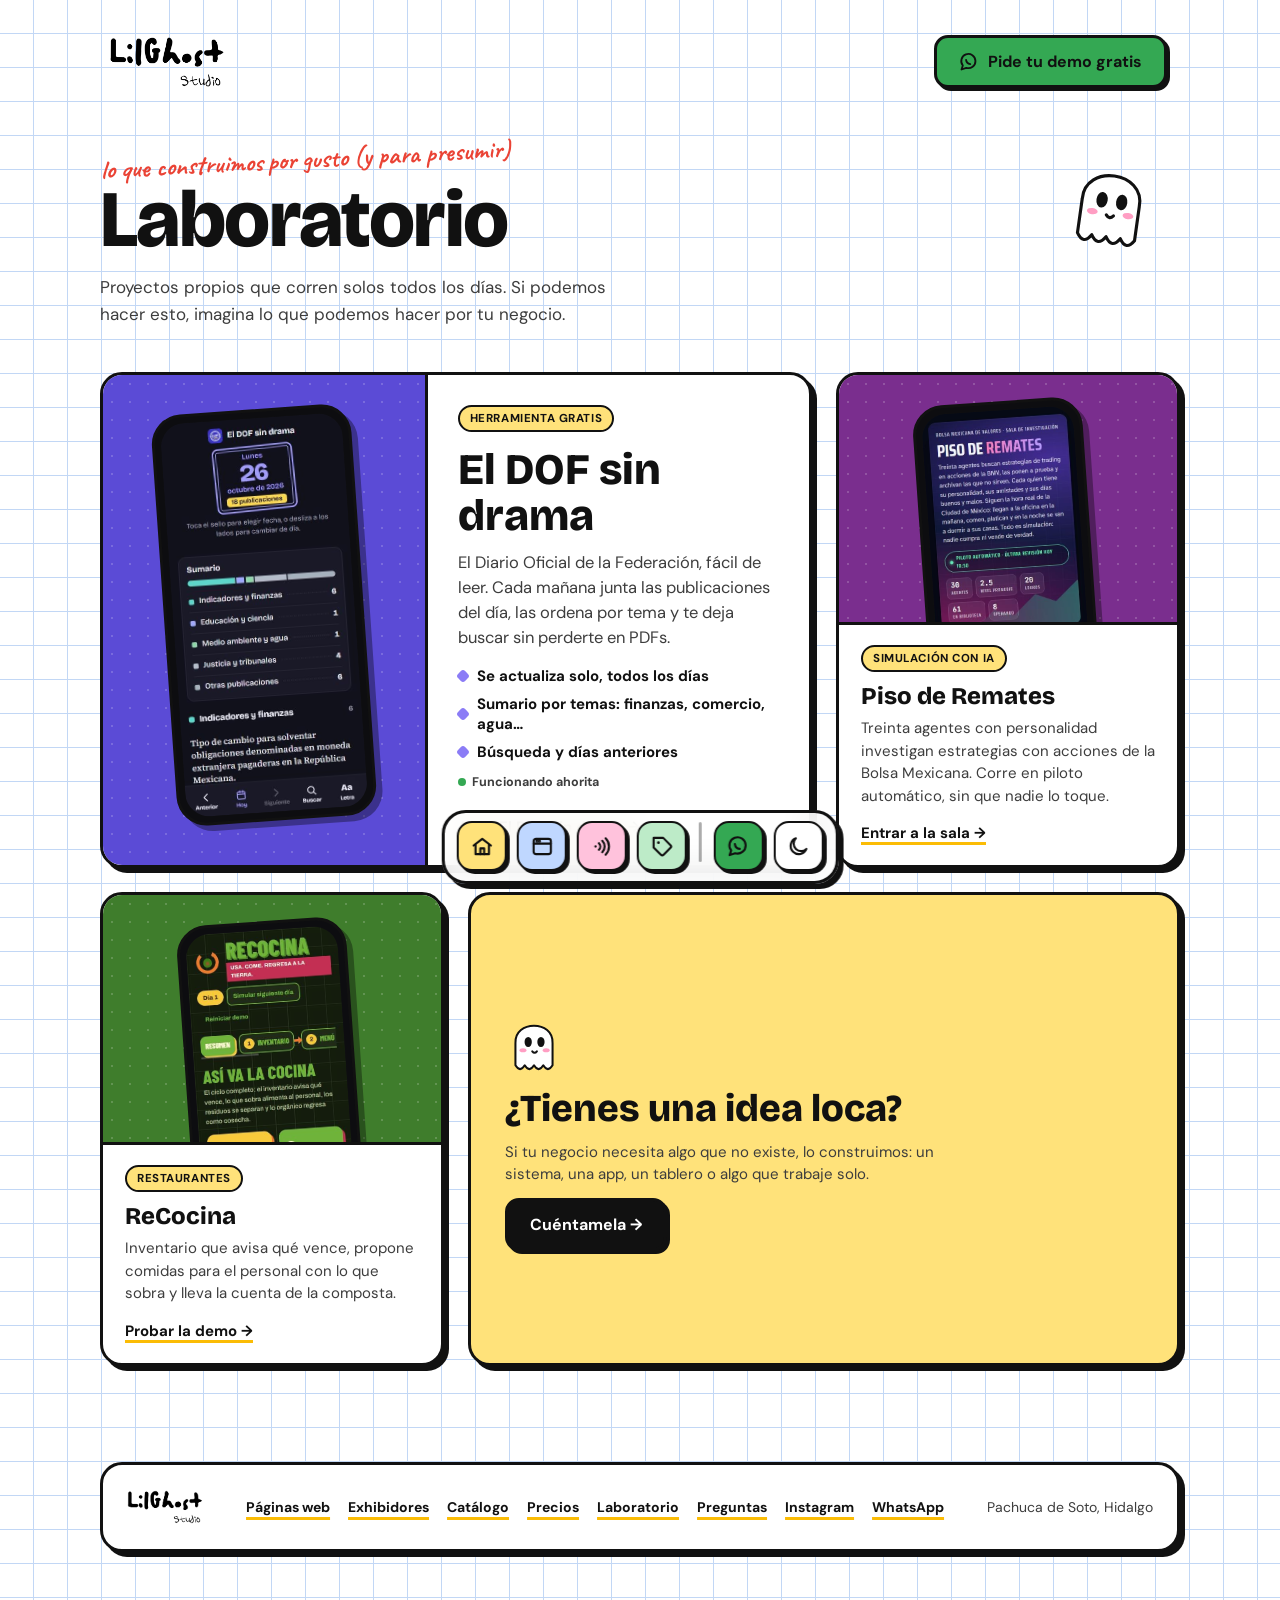
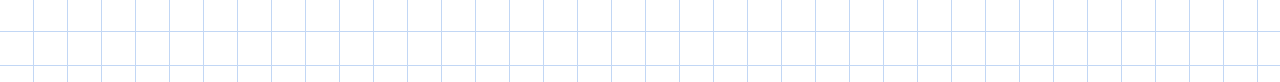
<file: laboratorio.html>
<!DOCTYPE html>
<html lang="es">
<head>
<meta charset="UTF-8">
<meta name="viewport" content="width=device-width, initial-scale=1.0">
<meta name="color-scheme" content="light dark">
<script>
  // Tema guardado (o el del sistema) antes de pintar, para que no parpadee.
  (function(){ var t; try{ t = localStorage.getItem('lg-tema'); }catch(e){}
    document.documentElement.dataset.theme = t || (matchMedia('(prefers-color-scheme: dark)').matches ? 'dark' : 'light'); })();
</script>
<title>Laboratorio — LilGhost Studio</title>
<meta name="description" content="Laboratorio LilGhost: proyectos propios como El DOF sin drama, Piso de Remates y ReCocina. Lo que construimos por gusto.">
<link rel="icon" href="img/fantasma.svg" type="image/svg+xml">
<link rel="preconnect" href="https://fonts.googleapis.com">
<link rel="preconnect" href="https://fonts.gstatic.com" crossorigin>
<link href="https://fonts.googleapis.com/css2?family=Bricolage+Grotesque:opsz,wght@12..96,600;12..96,800&family=Caveat:wght@600;700&family=DM+Sans:wght@400;500;700&display=swap" rel="stylesheet">
<link rel="stylesheet" href="estilos.css">

<style>
  /* ---------- Intro ---------- */
  .intro{position:relative; padding:0 0 44px;}
  .intro h1{font-size:clamp(44px,7vw,80px); margin-bottom:12px;}
  .intro .hand{font-size:26px; color:var(--red); display:inline-block; transform:rotate(-3deg); margin-bottom:4px;}
  .intro .lead{margin:0;}
  /* ---------- Laboratorio: proyectos propios ---------- */
  .lab{margin-bottom:96px;}
  .lab-intro{margin:-8px 0 26px; max-width:620px; font-size:17px; line-height:1.55; color:var(--ink-soft);}
  .lab-grid{display:grid; grid-template-columns:repeat(3, minmax(0,1fr)); gap:24px;}
  .lab-card{
    position:relative; display:flex; flex-direction:column; overflow:hidden;
    background:var(--paper); border:var(--border); border-radius:22px; box-shadow:var(--shadow);
    color:inherit; text-decoration:none;
    transition:transform .2s ease, box-shadow .2s ease;
  }
  .lab-card:hover{transform:translate(-3px,-3px); box-shadow:9px 9px 0 var(--ink);}
  .lab-vis{position:relative; height:250px; overflow:hidden; background:var(--lab-bg); border-bottom:var(--border);}
  .lab-vis::before{content:""; position:absolute; inset:0; background-image:radial-gradient(rgba(255,255,255,.18) 1.5px, transparent 1.5px); background-size:18px 18px;}
  .lab-phone{position:absolute; left:50%; top:26px; width:170px; margin-left:-85px; padding:6px; background:#0d0d10; border:3px solid #111; border-radius:30px; box-shadow:6px 6px 0 rgba(0,0,0,.35); transform:rotate(-4deg); transition:transform .35s cubic-bezier(.2,.8,.2,1);}
  .lab-phone img{display:block; width:100%; height:auto; aspect-ratio:375/812; object-fit:cover; object-position:top; border-radius:24px;}
  .lab-card:hover .lab-phone{transform:rotate(0) translateY(-10px);}
  .lab-body{display:flex; flex-direction:column; gap:8px; padding:20px 22px 22px; flex:1;}
  .lab-tag{align-self:flex-start; padding:4px 10px; border:2px solid var(--ink); border-radius:999px; font-size:11.5px; font-weight:700; letter-spacing:.05em; text-transform:uppercase; background:var(--yellow-soft); color:#111;}
  .lab-body h3{margin:4px 0 0; font-family:'Bricolage Grotesque',sans-serif; font-weight:800; font-size:24px; line-height:1.05;}
  .lab-body p{margin:0; font-size:15px; line-height:1.5; color:var(--ink-soft);}
  .lab-go{margin-top:auto; padding-top:8px; font-weight:700; font-size:15px; text-decoration:underline; text-decoration-color:var(--yellow); text-decoration-thickness:3px; text-underline-offset:4px;}
  .lab-vivo{display:inline-flex; align-items:center; gap:6px; font-size:12.5px; font-weight:700; color:var(--ink-soft);}
  .lab-vivo i{width:8px; height:8px; border-radius:50%; background:#34A853; box-shadow:0 0 0 0 rgba(52,168,83,.6); animation:latido 1.8s ease-out infinite;}
  @keyframes latido{to{box-shadow:0 0 0 9px rgba(52,168,83,0);}}

  /* Destacado: DOF sin drama ocupa dos columnas */
  .lab-card.big{grid-column:span 2; flex-direction:row;}
  .lab-card.big .lab-vis{width:46%; height:auto; min-height:360px; border-bottom:0; border-right:var(--border); flex:none;}
  .lab-card.big .lab-phone{width:200px; margin-left:-100px; top:34px;}
  .lab-card.big .lab-body{padding:30px 30px 28px; justify-content:center; gap:12px;}
  .lab-card.big h3{font-size:clamp(30px,3.4vw,44px);}
  .lab-card.big p{font-size:16.5px;}
  .lab-pts{margin:4px 0 0; padding:0; list-style:none; display:grid; gap:8px; font-size:15px; font-weight:700;}
  .lab-pts li{display:flex; gap:9px; align-items:center;}
  .lab-pts li::before{content:""; width:10px; height:10px; border-radius:3px; background:var(--lab-dot, var(--purple)); flex:none; transform:rotate(45deg);}

  /* Tarjeta de cierre */
  .lab-card.idea{grid-column:span 2; background:var(--yellow-soft); color:#111; justify-content:center; padding:32px 34px; gap:12px;}
  .lab-card.idea img{width:58px;}
  .lab-card.idea h3{margin:0; font-family:'Bricolage Grotesque',sans-serif; font-weight:800; font-size:clamp(26px,3vw,38px); line-height:1.05;}
  .lab-card.idea p{max-width:440px;}
  .lab-card.idea p{margin:0; font-size:15px; line-height:1.5; color:#3d3d3d;}
  .lab-card.idea .btn{align-self:flex-start;}
  :root[data-theme="dark"] .lab-card.idea .btn-dark{background:#111; color:#fff;}

  @media (max-width:980px){
    .lab-grid{grid-template-columns:1fr 1fr;}
    .lab-card.big{grid-column:span 2;}
    .lab-card.idea{grid-column:span 1;}
  }
  @media (max-width:640px){
    .lab{margin-bottom:72px;}
    .lab-grid{grid-template-columns:1fr; gap:20px;}
    .lab-card.big, .lab-card.idea{grid-column:auto;}
    .lab-card.big{flex-direction:column;}
    .lab-card.idea{padding:26px 22px;}
    .lab-card.big .lab-vis{width:auto; min-height:0; height:270px; border-right:0; border-bottom:var(--border);}
    .lab-card.big .lab-phone{width:170px; margin-left:-85px; top:26px;}
    .lab-card.big .lab-body{padding:20px 22px 22px;}
  }
  @media (prefers-reduced-motion: reduce){
    .lab-vivo i{animation:none;}
    .lab-card, .lab-phone{transition:none;}
  }

  /* ---------- Llamado final ---------- */
  .cta-box{
    position:relative;
    padding:44px 36px;
    background:var(--yellow-soft);
    color:var(--on-pastel);
    text-align:center;
    overflow:visible;
  }
  .cta-box h2{font-size:clamp(30px,4.6vw,48px); margin-bottom:12px;}
  .cta-box p{margin:0 auto 26px; font-size:17px; max-width:460px; color:var(--on-pastel-soft);}
  .cta-box .hero-actions{justify-content:center;}

</style>
</head>
<body class="has-dock">

<div class="wrap">

  <header class="site-header slim">
    <a class="brand" href="index.html"><img src="img/logo.png" alt="LilGhost Studio, inicio"></a>
    <a class="btn btn-green header-cta" href="https://wa.me/527711948929?text=Hola%2C%20quiero%20una%20demo%20gratis%20de%20una%20p%C3%A1gina%20para%20mi%20negocio." target="_blank" rel="noopener"><svg viewBox="0 0 24 24" fill="none" stroke="currentColor" stroke-width="2.2" stroke-linecap="round" stroke-linejoin="round" aria-hidden="true"><path d="M3 21l1.6-4.8A8.5 8.5 0 1 1 8.7 19L3 21z"/><path d="M8.5 9.5c.3 2.5 2.5 4.7 5 5"/></svg>Pide tu demo gratis</a>
  </header>

  <section class="intro">
    <img class="stk hide-mobile" src="img/fantasma.svg" alt="" style="--w:90px; --r:8deg; right:24px; top:4px; filter:var(--logo-filter);">
    <span class="hand">lo que construimos por gusto (y para presumir)</span>
    <h1 class="display">Laboratorio</h1>
    <p class="lead">Proyectos propios que corren solos todos los días. Si podemos hacer esto, imagina lo que podemos hacer por tu negocio.</p>
  </section>

  <section class="lab" id="laboratorio" aria-label="Proyectos del laboratorio">
    <div class="lab-grid">
      <a class="lab-card big" href="https://lilghost99.github.io/dof-sin-drama/" target="_blank" rel="noopener" style="--lab-bg:#5B4BD6; --lab-dot:#8B7CF6;">
        <div class="lab-vis"><div class="lab-phone"><img src="img/proyectos/dof-cel.jpg" alt="El DOF sin drama en el celular: sumario del día por temas" loading="lazy" width="375" height="812"></div></div>
        <div class="lab-body">
          <span class="lab-tag">Herramienta gratis</span>
          <h3>El DOF sin drama</h3>
          <p>El Diario Oficial de la Federación, fácil de leer. Cada mañana junta las publicaciones del día, las ordena por tema y te deja buscar sin perderte en PDFs.</p>
          <ul class="lab-pts">
            <li>Se actualiza solo, todos los días</li>
            <li>Sumario por temas: finanzas, comercio, agua…</li>
            <li>Búsqueda y días anteriores</li>
          </ul>
          <span class="lab-vivo"><i></i>Funcionando ahorita</span>
          <span class="lab-go">Abrir El DOF sin drama →</span>
        </div>
      </a>
      <a class="lab-card" href="https://lilghost99.github.io/piso-de-remates/" target="_blank" rel="noopener" style="--lab-bg:#7A2E8E;">
        <div class="lab-vis"><div class="lab-phone"><img src="img/proyectos/piso-cel.jpg" alt="Piso de Remates: sala de agentes de trading en el celular" loading="lazy" width="375" height="812"></div></div>
        <div class="lab-body">
          <span class="lab-tag">Simulación con IA</span>
          <h3>Piso de Remates</h3>
          <p>Treinta agentes con personalidad investigan estrategias con acciones de la Bolsa Mexicana. Corre en piloto automático, sin que nadie lo toque.</p>
          <span class="lab-go">Entrar a la sala →</span>
        </div>
      </a>
      <a class="lab-card" href="https://lilghost99.github.io/ReCocina/" target="_blank" rel="noopener" style="--lab-bg:#3F7D2C;">
        <div class="lab-vis"><div class="lab-phone"><img src="img/proyectos/recocina-cel.jpg" alt="ReCocina: resumen del inventario de la cocina" loading="lazy" width="375" height="812"></div></div>
        <div class="lab-body">
          <span class="lab-tag">Restaurantes</span>
          <h3>ReCocina</h3>
          <p>Inventario que avisa qué vence, propone comidas para el personal con lo que sobra y lleva la cuenta de la composta.</p>
          <span class="lab-go">Probar la demo →</span>
        </div>
      </a>
      <div class="lab-card idea">
        <img src="img/fantasma.svg" alt="">
        <h3>¿Tienes una idea loca?</h3>
        <p>Si tu negocio necesita algo que no existe, lo construimos: un sistema, una app, un tablero o algo que trabaje solo.</p>
        <a class="btn btn-dark" href="https://wa.me/527711948929?text=Hola%2C%20tengo%20una%20idea%20para%20mi%20negocio." target="_blank" rel="noopener">Cuéntamela →</a>
      </div>
    </div>
  </section>

  <footer class="site-footer">
    <img src="img/logo.png" alt="LilGhost Studio">
    <div class="links">
      <a href="paginas-web.html">Páginas web</a>
      <a href="exhibidores.html">Exhibidores</a>
      <a href="catalogo.html">Catálogo</a>
      <a href="precios.html">Precios</a>
      <a href="laboratorio.html">Laboratorio</a>
      <a href="preguntas.html">Preguntas</a>
      <a href="https://www.instagram.com/lilghost.studio/" target="_blank" rel="noopener">Instagram</a>
      <a href="https://wa.me/527711948929" target="_blank" rel="noopener">WhatsApp</a>
    </div>
    <small>Pachuca de Soto, Hidalgo</small>
  </footer>
</div>

<nav class="dock" aria-label="Menú principal">
  <div class="dock-panel">
    <a class="dock-item" href="index.html" style="--tile:#FFE27A;"><span class="dock-tile"><svg viewBox="0 0 24 24" fill="none" stroke="currentColor" stroke-width="2.2" stroke-linecap="round" stroke-linejoin="round" aria-hidden="true"><path d="M3 11l9-7 9 7"/><path d="M5 10v10h14V10"/><path d="M10 20v-6h4v6"/></svg></span><span class="dock-label">Inicio</span><span class="dock-dot"></span></a>
    <a class="dock-item" href="paginas-web.html" style="--tile:#BFD7FF;"><span class="dock-tile"><svg viewBox="0 0 24 24" fill="none" stroke="currentColor" stroke-width="2.2" stroke-linecap="round" stroke-linejoin="round" aria-hidden="true"><rect x="3" y="4" width="18" height="16" rx="2.5"/><path d="M3 9h18"/><circle cx="6.5" cy="6.5" r=".6" fill="currentColor"/><circle cx="9" cy="6.5" r=".6" fill="currentColor"/></svg></span><span class="dock-label"><span class="hide-mobile">Páginas web</span><span class="only-mobile">Web</span></span><span class="dock-dot"></span></a>
    <a class="dock-item" href="exhibidores.html" style="--tile:#FFC2DC;"><span class="dock-tile"><svg viewBox="0 0 24 24" fill="none" stroke="currentColor" stroke-width="2.2" stroke-linecap="round" aria-hidden="true"><path d="M8.5 8.5a5 5 0 0 1 0 7"/><path d="M12 6a8.5 8.5 0 0 1 0 12"/><path d="M15.5 3.5a12 12 0 0 1 0 17"/><circle cx="5" cy="12" r="1.2" fill="currentColor" stroke="none"/></svg></span><span class="dock-label"><span class="hide-mobile">Exhibidores</span><span class="only-mobile">NFC</span></span><span class="dock-dot"></span></a>
    <a class="dock-item" href="precios.html" style="--tile:#BDEBC8;"><span class="dock-tile"><svg viewBox="0 0 24 24" fill="none" stroke="currentColor" stroke-width="2.2" stroke-linecap="round" stroke-linejoin="round" aria-hidden="true"><path d="M20.6 13.4l-7.2 7.2a2 2 0 0 1-2.8 0L3 13V3h10l7.6 7.6a2 2 0 0 1 0 2.8z"/><circle cx="8" cy="8" r="1.4" fill="currentColor" stroke="none"/></svg></span><span class="dock-label">Precios</span><span class="dock-dot"></span></a>
    <span class="dock-sep" aria-hidden="true"></span>
    <a class="dock-item" href="https://wa.me/527711948929?text=Hola%2C%20quiero%20informaci%C3%B3n%20de%20LilGhost%20Studio." target="_blank" rel="noopener" style="--tile:#34A853;"><span class="dock-tile"><svg viewBox="0 0 24 24" fill="none" stroke="currentColor" stroke-width="2.2" stroke-linecap="round" stroke-linejoin="round" aria-hidden="true"><path d="M3 21l1.6-4.8A8.5 8.5 0 1 1 8.7 19L3 21z"/><path d="M8.5 9.5c.3 2.5 2.5 4.7 5 5"/></svg></span><span class="dock-label">WhatsApp</span><span class="dock-dot"></span></a>
    <button class="dock-item dock-plain theme-toggle" type="button" aria-label="Cambiar a modo oscuro" aria-pressed="false"><span class="dock-tile"><svg class="i-sun" viewBox="0 0 24 24" fill="none" stroke="currentColor" stroke-width="2.2" stroke-linecap="round" aria-hidden="true"><circle cx="12" cy="12" r="4"/><path d="M12 2v2M12 20v2M4.9 4.9l1.4 1.4M17.7 17.7l1.4 1.4M2 12h2M20 12h2M4.9 19.1l1.4-1.4M17.7 6.3l1.4-1.4"/></svg><svg class="i-moon" viewBox="0 0 24 24" fill="none" stroke="currentColor" stroke-width="2.2" stroke-linecap="round" stroke-linejoin="round" aria-hidden="true"><path d="M20.5 14.5A8.5 8.5 0 1 1 9.5 3.5a7 7 0 0 0 11 11z"/></svg></span><span class="dock-label">Tema</span><span class="dock-dot"></span></button>
  </div>
</nav>



<script src="dock.js" defer></script>
<script src="tema.js" defer></script>
</body>
</html>
</file>
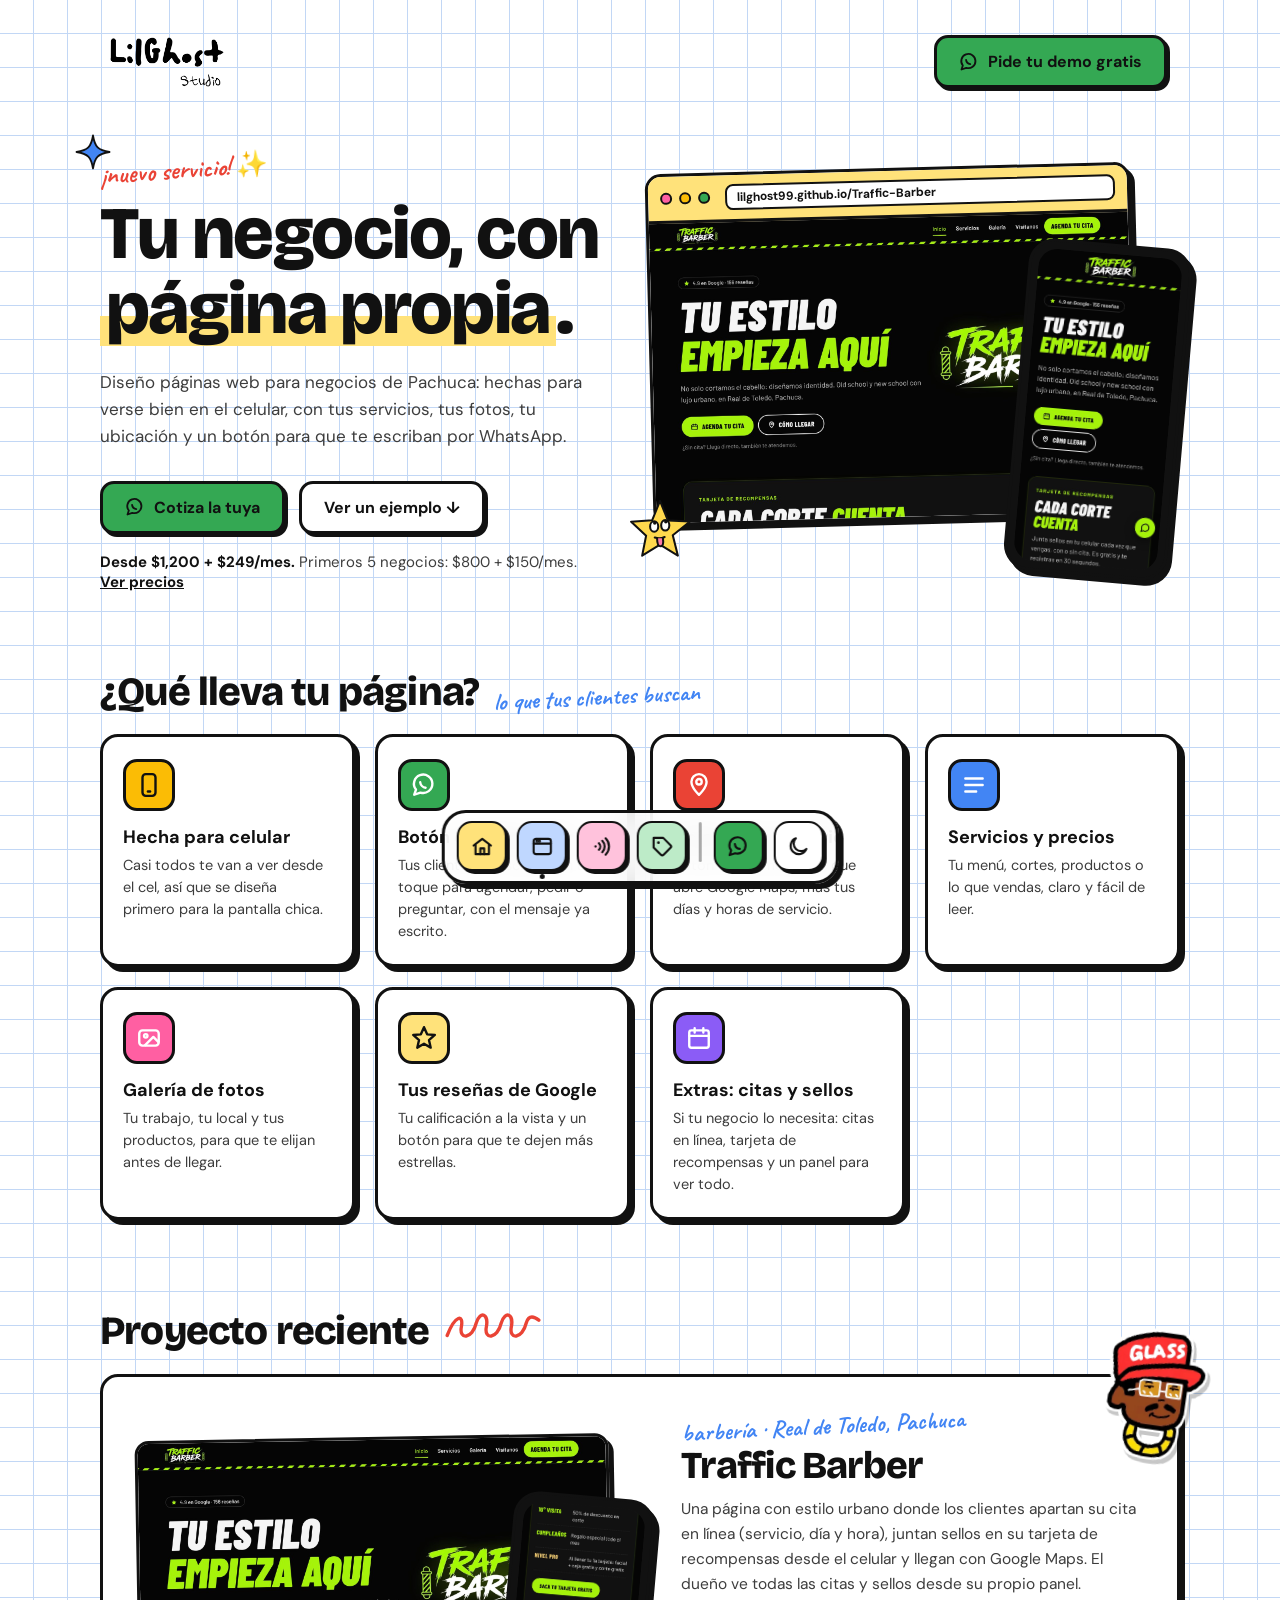
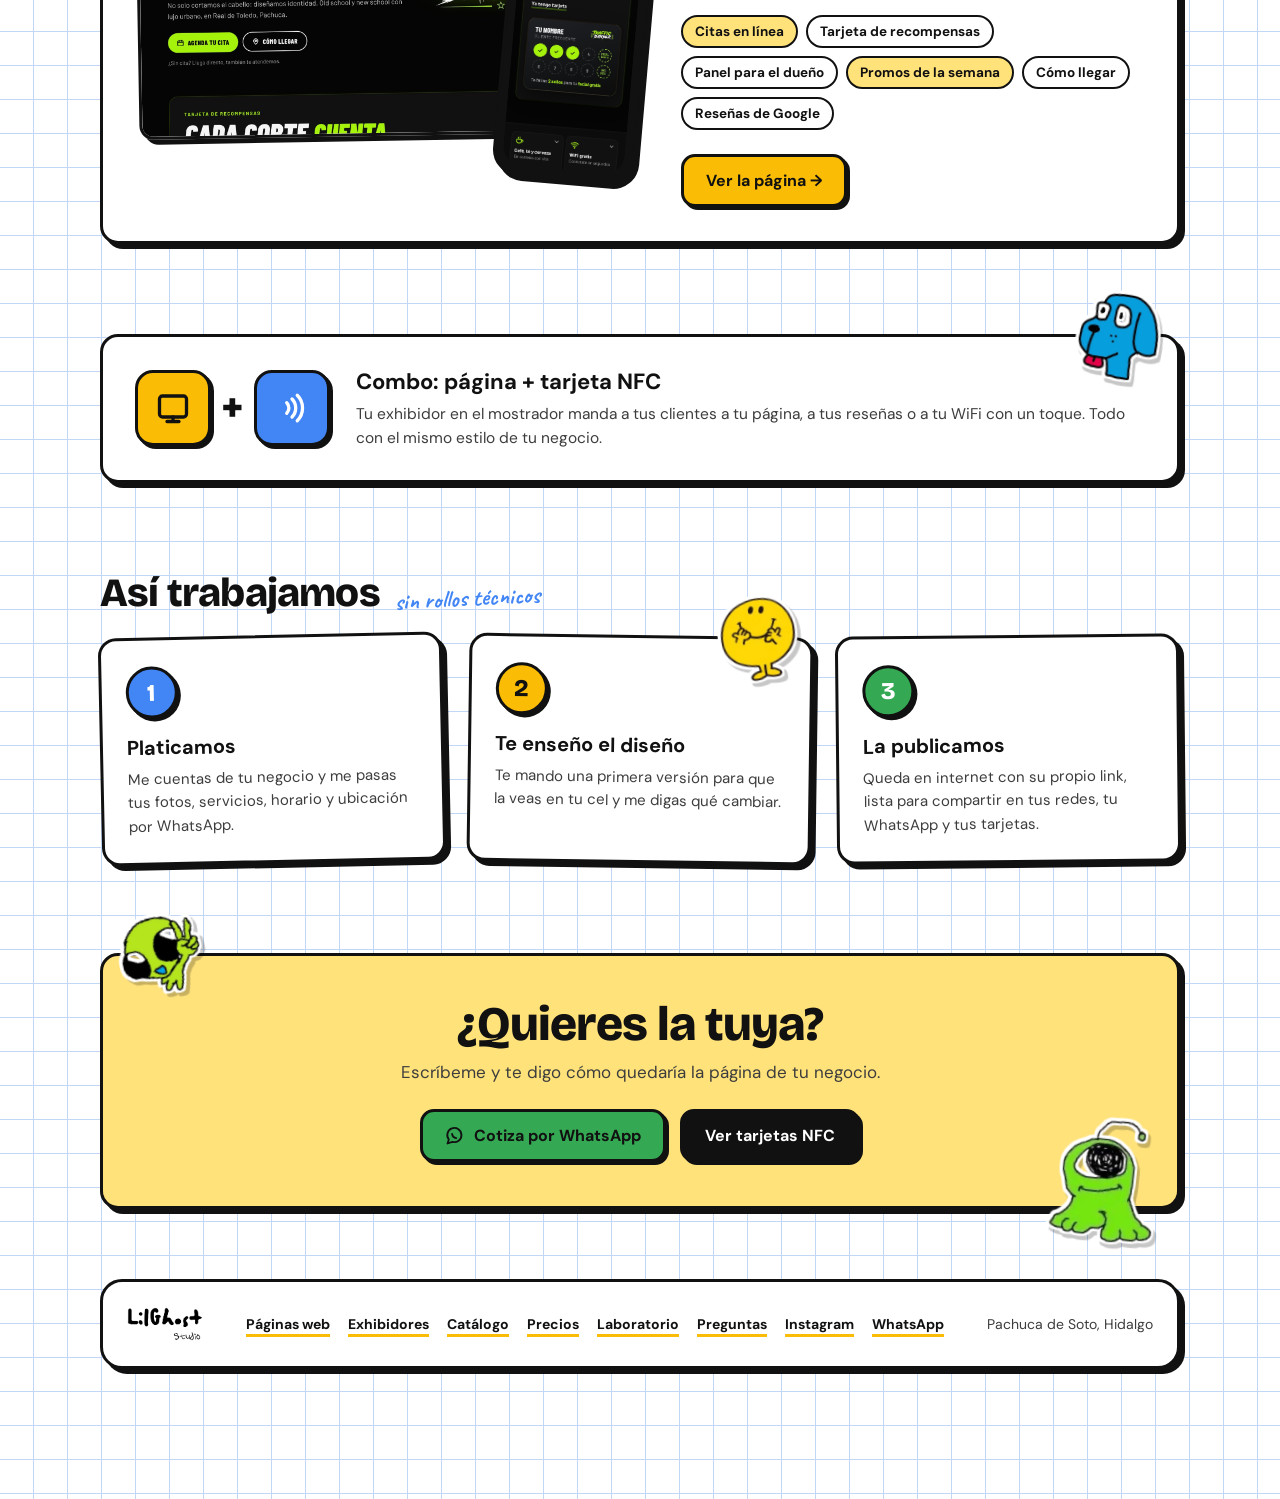
<file: paginas-web.html>
<!DOCTYPE html>
<html lang="es">
<head>
<meta charset="UTF-8">
<meta name="viewport" content="width=device-width, initial-scale=1.0">
<meta name="color-scheme" content="light dark">
<script>
  // Tema guardado (o el del sistema) antes de pintar, para que no parpadee.
  (function(){ var t; try{ t = localStorage.getItem('lg-tema'); }catch(e){}
    document.documentElement.dataset.theme = t || (matchMedia('(prefers-color-scheme: dark)').matches ? 'dark' : 'light'); })();
</script>
<title>Páginas web para negocios — LilGhost Studio</title>
<meta name="description" content="Páginas web para negocios locales en Pachuca: hechas para celular, con botón de WhatsApp, ubicación, servicios y reseñas de Google.">
<link rel="icon" href="img/fantasma.svg" type="image/svg+xml">
<link rel="preconnect" href="https://fonts.googleapis.com">
<link rel="preconnect" href="https://fonts.gstatic.com" crossorigin>
<link href="https://fonts.googleapis.com/css2?family=Bricolage+Grotesque:opsz,wght@12..96,600;12..96,800&family=Caveat:wght@600;700&family=DM+Sans:wght@400;500;700&display=swap" rel="stylesheet">
<link rel="stylesheet" href="estilos.css">

<style>
  /* ---------- Hero ---------- */
  .hero{
    position:relative;
    display:grid;
    grid-template-columns:1fr 1.05fr;
    gap:44px;
    align-items:center;
    padding:10px 0 80px;
  }
  .hero-tag{display:inline-block; font-size:26px; color:var(--red); transform:rotate(-4deg); margin-bottom:10px;}
  .hero h1{font-size:clamp(42px,6.2vw,74px); margin-bottom:22px;}
  .hero .lead{margin:0 0 30px;}
  .hero-actions{position:relative; display:flex; gap:14px; flex-wrap:wrap;}
  .price-hint{margin:18px 0 0; font-size:15px; color:var(--ink-soft);}
  .price-hint b{color:var(--ink);}
  .price-hint a{font-weight:700; color:var(--ink);}

  /* Mockup: navegador + celular */
  .mock{position:relative; padding:0 46px 56px 0;}
  .browser{
    position:relative;
    background:var(--paper);
    border:var(--border);
    border-radius:16px;
    box-shadow:var(--shadow);
    overflow:hidden;
    transform:rotate(-1.5deg);
  }
  .browser-bar{
    display:flex; align-items:center; gap:7px;
    padding:9px 12px;
    border-bottom:var(--border);
    background:var(--yellow-soft);
  }
  .browser-bar i{width:12px; height:12px; border-radius:50%; border:2px solid #111; background:#fff;}
  .browser-bar i:nth-child(1){background:#FF5FA2;}
  .browser-bar i:nth-child(2){background:#FBBC05;}
  .browser-bar i:nth-child(3){background:#34A853;}
  .browser-bar span{
    flex:1; margin-left:8px; padding:3px 10px;
    background:#fff; border:2px solid #111; border-radius:8px;
    font-size:12px; font-weight:700; color:#111;
    white-space:nowrap; overflow:hidden; text-overflow:ellipsis;
  }
  .browser img{display:block; width:100%; height:auto; aspect-ratio:16/10; object-fit:cover; object-position:top;}
  .phone{
    position:absolute; right:0; bottom:0;
    width:31%;
    padding:7px;
    background:#111;
    border:3px solid #111;
    border-radius:26px;
    box-shadow:var(--shadow);
    transform:rotate(5deg);
  }
  .phone img{display:block; width:100%; height:auto; aspect-ratio:9/19.5; object-fit:cover; object-position:top; border-radius:19px;}

  /* ---------- Qué incluye ---------- */
  .uses{display:grid; grid-template-columns:repeat(auto-fill,minmax(230px,1fr)); gap:20px; margin-bottom:90px;}
  .use{padding:22px 20px; transition:transform .15s ease, box-shadow .15s ease;}
  .use:hover{transform:translate(-3px,-3px) rotate(-1deg); box-shadow:8px 8px 0 var(--ink);}
  .use .icon{
    width:52px; height:52px;
    display:flex; align-items:center; justify-content:center;
    border:var(--border); border-radius:14px;
    margin-bottom:14px;
    color:var(--on-pastel);
  }
  .use .icon svg{width:26px; height:26px;}
  .use h3{margin:0 0 6px; font-size:18px;}
  .use p{margin:0; font-size:14.5px; line-height:1.5; color:var(--ink-soft);}

  /* ---------- Proyecto ---------- */
  .project{
    display:grid;
    grid-template-columns:1.1fr 1fr;
    gap:36px;
    align-items:center;
    padding:34px;
    margin-bottom:90px;
  }
  .project-shot{
    display:block;
    border:var(--border);
    border-radius:14px;
    overflow:hidden;
    box-shadow:var(--shadow);
    transform:rotate(-1deg);
    transition:transform .2s ease;
  }
  .project-shot:hover{transform:rotate(0) scale(1.02);}
  .project-media{position:relative; padding:0 34px 44px 0;}
  .project-phone{width:28%; right:0; bottom:0; transform:rotate(5deg);}
  .project-shot img{display:block; width:100%; height:auto; aspect-ratio:16/10; object-fit:cover; object-position:top;}
  .project .kicker{font-size:24px; color:var(--blue); display:inline-block; transform:rotate(-3deg);}
  .project h3{font-size:clamp(28px,3.6vw,38px); margin:6px 0 12px;}
  .project p{margin:0 0 18px; font-size:15.5px; line-height:1.6; color:var(--ink-soft);}
  .chips{display:flex; flex-wrap:wrap; gap:8px; margin:0 0 24px; padding:0; list-style:none;}
  .chips li{
    padding:6px 12px;
    border:2.5px solid var(--ink);
    border-radius:999px;
    font-size:13.5px; font-weight:700;
    background:var(--paper);
  }
  .chips li:nth-child(3n+1){background:var(--yellow-soft); color:var(--on-pastel);}

  /* ---------- Combo ---------- */
  .combo{
    position:relative;
    display:grid;
    grid-template-columns:auto 1fr;
    gap:26px;
    align-items:center;
    padding:30px 32px;
    margin-bottom:90px;
    background:var(--paper);
  }
  .combo .plus{
    display:flex; align-items:center; gap:10px;
    font:800 44px/1 'Bricolage Grotesque',sans-serif;
  }
  .combo .plus span{
    width:76px; height:76px;
    display:flex; align-items:center; justify-content:center;
    border:var(--border); border-radius:18px;
    box-shadow:var(--shadow-sm);
    color:var(--on-pastel);
  }
  .combo .plus span svg{width:36px; height:36px;}
  .combo h3{margin:0 0 6px; font-size:22px;}
  .combo p{margin:0; font-size:15.5px; line-height:1.55; color:var(--ink-soft);}

  /* ---------- Pasos ---------- */
  .steps{display:grid; grid-template-columns:repeat(3,1fr); gap:24px; margin-bottom:90px;}
  .step{padding:26px 24px 24px;}
  .step:nth-child(1){transform:rotate(-1.2deg);}
  .step:nth-child(2){transform:rotate(.8deg);}
  .step:nth-child(3){transform:rotate(-.6deg);}
  .step .n{
    width:52px; height:52px;
    display:flex; align-items:center; justify-content:center;
    border:var(--border); border-radius:50%;
    font-family:'Bricolage Grotesque',sans-serif; font-weight:800; font-size:24px;
    margin-bottom:16px;
    box-shadow:var(--shadow-sm);
  }
  .step:nth-child(1) .n{background:var(--blue); color:#fff;}
  .step:nth-child(2) .n{background:var(--yellow); color:var(--on-pastel);}
  .step:nth-child(3) .n{background:var(--green); color:#fff;}
  .step h3{margin:0 0 8px; font-size:20px;}
  .step p{margin:0; font-size:15px; line-height:1.55; color:var(--ink-soft);}

  /* ---------- Llamado final ---------- */
  .cta-box{
    position:relative;
    padding:44px 36px;
    background:var(--yellow-soft);
    color:var(--on-pastel);
    text-align:center;
  }
  .cta-box h2{font-size:clamp(30px,4.6vw,48px); margin-bottom:12px;}
  .cta-box p{margin:0 auto 26px; font-size:17px; max-width:480px; color:var(--on-pastel-soft);}
  .cta-box .hero-actions{justify-content:center;}

  @media (max-width:860px){
    .hero{grid-template-columns:1fr; gap:34px;}
    .mock{max-width:560px; width:100%; margin:0 auto;}
    .project{grid-template-columns:1fr; padding:22px;}
    .steps{grid-template-columns:1fr;}
  }
  @media (max-width:640px){
    .hero{padding-bottom:60px;}
    .mock{padding:0 30px 40px 0;}
    .phone{border-radius:18px; padding:5px;}
    .phone img{border-radius:13px;}
    .uses, .project, .combo, .steps{margin-bottom:64px;}
    .combo{grid-template-columns:1fr; padding:24px 20px;}
    .combo .plus{font-size:34px;}
    .combo .plus span{width:60px; height:60px;}
    .cta-box{padding:34px 20px;}
  }
  @media (prefers-reduced-motion: reduce){
    .use, .project-shot{transition:none;}
  }
</style>
</head>
<body class="has-dock">

<div class="wrap">

  <header class="site-header slim">
    <a class="brand" href="index.html"><img src="img/logo.png" alt="LilGhost Studio, inicio"></a>
    <a class="btn btn-green header-cta" href="https://wa.me/527711948929?text=Hola%2C%20quiero%20una%20demo%20gratis%20de%20una%20p%C3%A1gina%20para%20mi%20negocio." target="_blank" rel="noopener"><svg viewBox="0 0 24 24" fill="none" stroke="currentColor" stroke-width="2.2" stroke-linecap="round" stroke-linejoin="round" aria-hidden="true"><path d="M3 21l1.6-4.8A8.5 8.5 0 1 1 8.7 19L3 21z"/><path d="M8.5 9.5c.3 2.5 2.5 4.7 5 5"/></svg>Pide tu demo gratis</a>
  </header>

  <section class="hero">
    <img class="doodle float hide-mobile" src="img/chispa.svg" alt="" style="width:38px; left:-26px; top:-10px;">
    <div>
      <span class="hero-tag hand">¡nuevo servicio! ✨</span>
      <h1 class="display">Tu negocio, con <span class="marker">página propia</span>.</h1>
      <p class="lead">Diseño páginas web para negocios de Pachuca: hechas para verse bien en el celular, con tus servicios, tus fotos, tu ubicación y un botón para que te escriban por WhatsApp.</p>
      <div class="hero-actions">
        <a class="btn btn-green" href="https://wa.me/527711948929?text=Hola%2C%20quiero%20una%20p%C3%A1gina%20web%20para%20mi%20negocio." target="_blank" rel="noopener">
          <svg viewBox="0 0 24 24" fill="none" stroke="currentColor" stroke-width="2.2" stroke-linecap="round" stroke-linejoin="round"><path d="M3 21l1.6-4.8A8.5 8.5 0 1 1 8.7 19L3 21z"/><path d="M8.5 9.5c.3 2.5 2.5 4.7 5 5"/></svg>
          Cotiza la tuya
        </a>
        <a class="btn" href="#proyecto">Ver un ejemplo ↓</a>
      </div>
      <p class="price-hint"><b>Desde $1,200 + $249/mes.</b> Primeros 5 negocios: $800 + $150/mes. <a href="precios.html">Ver precios</a></p>
    </div>

    <div class="mock">
      <img class="doodle wiggle" src="img/estrella.svg" alt="" style="width:70px; left:-24px; bottom:10px; z-index:5;">
      <div class="browser">
        <div class="browser-bar"><i></i><i></i><i></i><span>lilghost99.github.io/Traffic-Barber</span></div>
        <img src="img/proyectos/traffic-compu.jpg" alt="Página de Traffic Barber vista en computadora" width="1600" height="1000">
      </div>
      <div class="phone"><img src="img/proyectos/traffic-cel.jpg" alt="Página de Traffic Barber vista en celular" width="585" height="1266"></div>
    </div>
  </section>

  <section>
    <div class="section-head">
      <h2 class="display">¿Qué lleva tu página?</h2>
      <span class="hand">lo que tus clientes buscan</span>
    </div>
    <div class="uses">
      <div class="use sticker">
        <div class="icon" style="background:var(--yellow);"><svg viewBox="0 0 24 24" fill="none" stroke="currentColor" stroke-width="2.2" stroke-linecap="round" stroke-linejoin="round"><rect x="6" y="2" width="12" height="20" rx="3"/><path d="M11 18h2"/></svg></div>
        <h3>Hecha para celular</h3>
        <p>Casi todos te van a ver desde el cel, así que se diseña primero para la pantalla chica.</p>
      </div>
      <div class="use sticker">
        <div class="icon" style="background:var(--green); color:#fff;"><svg viewBox="0 0 24 24" fill="none" stroke="currentColor" stroke-width="2.2" stroke-linecap="round" stroke-linejoin="round"><path d="M3 21l1.6-4.8A8.5 8.5 0 1 1 8.7 19L3 21z"/><path d="M8.5 9.5c.3 2.5 2.5 4.7 5 5"/></svg></div>
        <h3>Botón de WhatsApp</h3>
        <p>Tus clientes te escriben en un toque para agendar, pedir o preguntar, con el mensaje ya escrito.</p>
      </div>
      <div class="use sticker">
        <div class="icon" style="background:var(--red); color:#fff;"><svg viewBox="0 0 24 24" fill="none" stroke="currentColor" stroke-width="2.2" stroke-linecap="round" stroke-linejoin="round"><path d="M12 21s7-6.2 7-12a7 7 0 0 0-14 0c0 5.8 7 12 7 12z"/><circle cx="12" cy="9" r="2.5"/></svg></div>
        <h3>Ubicación y horario</h3>
        <p>Botón de "Cómo llegar" que abre Google Maps, más tus días y horas de servicio.</p>
      </div>
      <div class="use sticker">
        <div class="icon" style="background:var(--blue); color:#fff;"><svg viewBox="0 0 24 24" fill="none" stroke="currentColor" stroke-width="2.2" stroke-linecap="round" stroke-linejoin="round"><path d="M4 6h16M4 12h16M4 18h10"/></svg></div>
        <h3>Servicios y precios</h3>
        <p>Tu menú, cortes, productos o lo que vendas, claro y fácil de leer.</p>
      </div>
      <div class="use sticker">
        <div class="icon" style="background:var(--pink); color:#fff;"><svg viewBox="0 0 24 24" fill="none" stroke="currentColor" stroke-width="2.2" stroke-linejoin="round"><rect x="3" y="5" width="18" height="14" rx="3"/><circle cx="9" cy="10" r="1.6"/><path d="M21 16l-5-5-8 8"/></svg></div>
        <h3>Galería de fotos</h3>
        <p>Tu trabajo, tu local y tus productos, para que te elijan antes de llegar.</p>
      </div>
      <div class="use sticker">
        <div class="icon" style="background:var(--yellow-soft);"><svg viewBox="0 0 24 24" fill="none" stroke="currentColor" stroke-width="2.2" stroke-linejoin="round"><path d="M12 17.3l-6.2 3.6 1.6-7-5.4-4.7 7.1-.6L12 2l2.9 6.6 7.1.6-5.4 4.7 1.6 7z"/></svg></div>
        <h3>Tus reseñas de Google</h3>
        <p>Tu calificación a la vista y un botón para que te dejen más estrellas.</p>
      </div>
      <div class="use sticker">
        <div class="icon" style="background:var(--purple); color:#fff;"><svg viewBox="0 0 24 24" fill="none" stroke="currentColor" stroke-width="2.2" stroke-linecap="round" stroke-linejoin="round"><rect x="3" y="5" width="18" height="16" rx="2"/><path d="M3 10h18M8 3v4M16 3v4"/></svg></div>
        <h3>Extras: citas y sellos</h3>
        <p>Si tu negocio lo necesita: citas en línea, tarjeta de recompensas y un panel para ver todo.</p>
      </div>
    </div>
  </section>

  <section id="proyecto">
    <div class="section-head">
      <h2 class="display">Proyecto reciente</h2>
      <img src="img/garabato.svg" alt="" style="width:100px; margin-bottom:8px;">
    </div>
    <div class="project sticker">
      <img class="stk bob-slow hide-mobile" src="img/stickers/glass.webp" alt="" style="--w:96px; --r:8deg; right:-26px; top:-46px;">
      <div class="project-media">
        <a class="project-shot" href="https://lilghost99.github.io/Traffic-Barber/" target="_blank" rel="noopener">
          <img src="img/proyectos/traffic-compu.jpg" alt="Inicio de la página de Traffic Barber en computadora" loading="lazy" width="1600" height="1000">
        </a>
        <div class="phone project-phone"><img src="img/proyectos/traffic-tarjeta.jpg" alt="Tarjeta de recompensas de Traffic Barber en el celular" width="585" height="1266"></div>
      </div>
      <div>
        <span class="kicker hand">barbería · Real de Toledo, Pachuca</span>
        <h3 class="display">Traffic Barber</h3>
        <p>Una página con estilo urbano donde los clientes apartan su cita en línea (servicio, día y hora), juntan sellos en su tarjeta de recompensas desde el celular y llegan con Google Maps. El dueño ve todas las citas y sellos desde su propio panel.</p>
        <ul class="chips">
          <li>Citas en línea</li>
          <li>Tarjeta de recompensas</li>
          <li>Panel para el dueño</li>
          <li>Promos de la semana</li>
          <li>Cómo llegar</li>
          <li>Reseñas de Google</li>
        </ul>
        <a class="btn btn-yellow" href="https://lilghost99.github.io/Traffic-Barber/" target="_blank" rel="noopener">Ver la página →</a>
      </div>
    </div>
  </section>

  <section class="combo sticker">
    <img class="stk bob hide-mobile" src="img/stickers/perrito.webp" alt="" style="--w:80px; --r:10deg; right:18px; top:-44px;">
    <div class="plus">
      <span style="background:var(--yellow);"><svg viewBox="0 0 24 24" fill="none" stroke="currentColor" stroke-width="2.2" stroke-linecap="round" stroke-linejoin="round"><rect x="3" y="4" width="18" height="14" rx="2"/><path d="M8 21h8M12 18v3"/></svg></span>
      +
      <span style="background:var(--blue); color:#fff;"><svg viewBox="0 0 24 24" fill="none" stroke="currentColor" stroke-width="2.2" stroke-linecap="round"><path d="M8.5 8.5a5 5 0 0 1 0 7"/><path d="M12 6a8.5 8.5 0 0 1 0 12"/><path d="M15.5 3.5a12 12 0 0 1 0 17"/></svg></span>
    </div>
    <div>
      <h3>Combo: página + tarjeta NFC</h3>
      <p>Tu exhibidor en el mostrador manda a tus clientes a tu página, a tus reseñas o a tu WiFi con un toque. Todo con el mismo estilo de tu negocio.</p>
    </div>
  </section>

  <section>
    <div class="section-head">
      <h2 class="display">Así trabajamos</h2>
      <span class="hand">sin rollos técnicos</span>
    </div>
    <div class="steps">
      <div class="step sticker">
        <div class="n">1</div>
        <h3>Platicamos</h3>
        <p>Me cuentas de tu negocio y me pasas tus fotos, servicios, horario y ubicación por WhatsApp.</p>
      </div>
      <div class="step sticker">
        <img class="stk bob" src="img/stickers/carita.webp" alt="" style="--w:76px; --wm:56px; --r:-10deg; right:14px; top:-42px;">
        <div class="n">2</div>
        <h3>Te enseño el diseño</h3>
        <p>Te mando una primera versión para que la veas en tu cel y me digas qué cambiar.</p>
      </div>
      <div class="step sticker">
        <div class="n">3</div>
        <h3>La publicamos</h3>
        <p>Queda en internet con su propio link, lista para compartir en tus redes, tu WhatsApp y tus tarjetas.</p>
      </div>
    </div>
  </section>

  <section class="cta-box sticker">
    <img class="stk bob" src="img/stickers/alien.webp" alt="" style="--w:80px; --wm:56px; --r:-12deg; left:18px; top:-40px;">
    <img class="stk bob-slow" src="img/stickers/monstruo.webp" alt="" style="--w:104px; --wm:68px; --r:6deg; right:20px; bottom:-36px;">
    <h2 class="display">¿Quieres la tuya?</h2>
    <p>Escríbeme y te digo cómo quedaría la página de tu negocio.</p>
    <div class="hero-actions">
      <a class="btn btn-green" href="https://wa.me/527711948929?text=Hola%2C%20quiero%20una%20p%C3%A1gina%20web%20para%20mi%20negocio." target="_blank" rel="noopener">
        <svg viewBox="0 0 24 24" fill="none" stroke="currentColor" stroke-width="2.2" stroke-linecap="round" stroke-linejoin="round"><path d="M3 21l1.6-4.8A8.5 8.5 0 1 1 8.7 19L3 21z"/><path d="M8.5 9.5c.3 2.5 2.5 4.7 5 5"/></svg>
        Cotiza por WhatsApp
      </a>
      <a class="btn btn-dark" href="catalogo.html">Ver tarjetas NFC</a>
    </div>
  </section>

  <footer class="site-footer">
    <img src="img/logo.png" alt="LilGhost Studio">
    <div class="links">
      <a href="paginas-web.html">Páginas web</a>
      <a href="exhibidores.html">Exhibidores</a>
      <a href="catalogo.html">Catálogo</a>
      <a href="precios.html">Precios</a>
      <a href="laboratorio.html">Laboratorio</a>
      <a href="preguntas.html">Preguntas</a>
      <a href="https://www.instagram.com/lilghost.studio/" target="_blank" rel="noopener">Instagram</a>
      <a href="https://wa.me/527711948929" target="_blank" rel="noopener">WhatsApp</a>
    </div>
    <small>Pachuca de Soto, Hidalgo</small>
  </footer>
</div>

<nav class="dock" aria-label="Menú principal">
  <div class="dock-panel">
    <a class="dock-item" href="index.html" style="--tile:#FFE27A;"><span class="dock-tile"><svg viewBox="0 0 24 24" fill="none" stroke="currentColor" stroke-width="2.2" stroke-linecap="round" stroke-linejoin="round" aria-hidden="true"><path d="M3 11l9-7 9 7"/><path d="M5 10v10h14V10"/><path d="M10 20v-6h4v6"/></svg></span><span class="dock-label">Inicio</span><span class="dock-dot"></span></a>
    <a class="dock-item" href="paginas-web.html" aria-current="page" style="--tile:#BFD7FF;"><span class="dock-tile"><svg viewBox="0 0 24 24" fill="none" stroke="currentColor" stroke-width="2.2" stroke-linecap="round" stroke-linejoin="round" aria-hidden="true"><rect x="3" y="4" width="18" height="16" rx="2.5"/><path d="M3 9h18"/><circle cx="6.5" cy="6.5" r=".6" fill="currentColor"/><circle cx="9" cy="6.5" r=".6" fill="currentColor"/></svg></span><span class="dock-label"><span class="hide-mobile">Páginas web</span><span class="only-mobile">Web</span></span><span class="dock-dot"></span></a>
    <a class="dock-item" href="exhibidores.html" style="--tile:#FFC2DC;"><span class="dock-tile"><svg viewBox="0 0 24 24" fill="none" stroke="currentColor" stroke-width="2.2" stroke-linecap="round" aria-hidden="true"><path d="M8.5 8.5a5 5 0 0 1 0 7"/><path d="M12 6a8.5 8.5 0 0 1 0 12"/><path d="M15.5 3.5a12 12 0 0 1 0 17"/><circle cx="5" cy="12" r="1.2" fill="currentColor" stroke="none"/></svg></span><span class="dock-label"><span class="hide-mobile">Exhibidores</span><span class="only-mobile">NFC</span></span><span class="dock-dot"></span></a>
    <a class="dock-item" href="precios.html" style="--tile:#BDEBC8;"><span class="dock-tile"><svg viewBox="0 0 24 24" fill="none" stroke="currentColor" stroke-width="2.2" stroke-linecap="round" stroke-linejoin="round" aria-hidden="true"><path d="M20.6 13.4l-7.2 7.2a2 2 0 0 1-2.8 0L3 13V3h10l7.6 7.6a2 2 0 0 1 0 2.8z"/><circle cx="8" cy="8" r="1.4" fill="currentColor" stroke="none"/></svg></span><span class="dock-label">Precios</span><span class="dock-dot"></span></a>
    <span class="dock-sep" aria-hidden="true"></span>
    <a class="dock-item" href="https://wa.me/527711948929?text=Hola%2C%20quiero%20informaci%C3%B3n%20de%20LilGhost%20Studio." target="_blank" rel="noopener" style="--tile:#34A853;"><span class="dock-tile"><svg viewBox="0 0 24 24" fill="none" stroke="currentColor" stroke-width="2.2" stroke-linecap="round" stroke-linejoin="round" aria-hidden="true"><path d="M3 21l1.6-4.8A8.5 8.5 0 1 1 8.7 19L3 21z"/><path d="M8.5 9.5c.3 2.5 2.5 4.7 5 5"/></svg></span><span class="dock-label">WhatsApp</span><span class="dock-dot"></span></a>
    <button class="dock-item dock-plain theme-toggle" type="button" aria-label="Cambiar a modo oscuro" aria-pressed="false"><span class="dock-tile"><svg class="i-sun" viewBox="0 0 24 24" fill="none" stroke="currentColor" stroke-width="2.2" stroke-linecap="round" aria-hidden="true"><circle cx="12" cy="12" r="4"/><path d="M12 2v2M12 20v2M4.9 4.9l1.4 1.4M17.7 17.7l1.4 1.4M2 12h2M20 12h2M4.9 19.1l1.4-1.4M17.7 6.3l1.4-1.4"/></svg><svg class="i-moon" viewBox="0 0 24 24" fill="none" stroke="currentColor" stroke-width="2.2" stroke-linecap="round" stroke-linejoin="round" aria-hidden="true"><path d="M20.5 14.5A8.5 8.5 0 1 1 9.5 3.5a7 7 0 0 0 11 11z"/></svg></span><span class="dock-label">Tema</span><span class="dock-dot"></span></button>
  </div>
</nav>


<script src="dock.js" defer></script>
<script src="tema.js" defer></script>
</body>
</html>
</file>
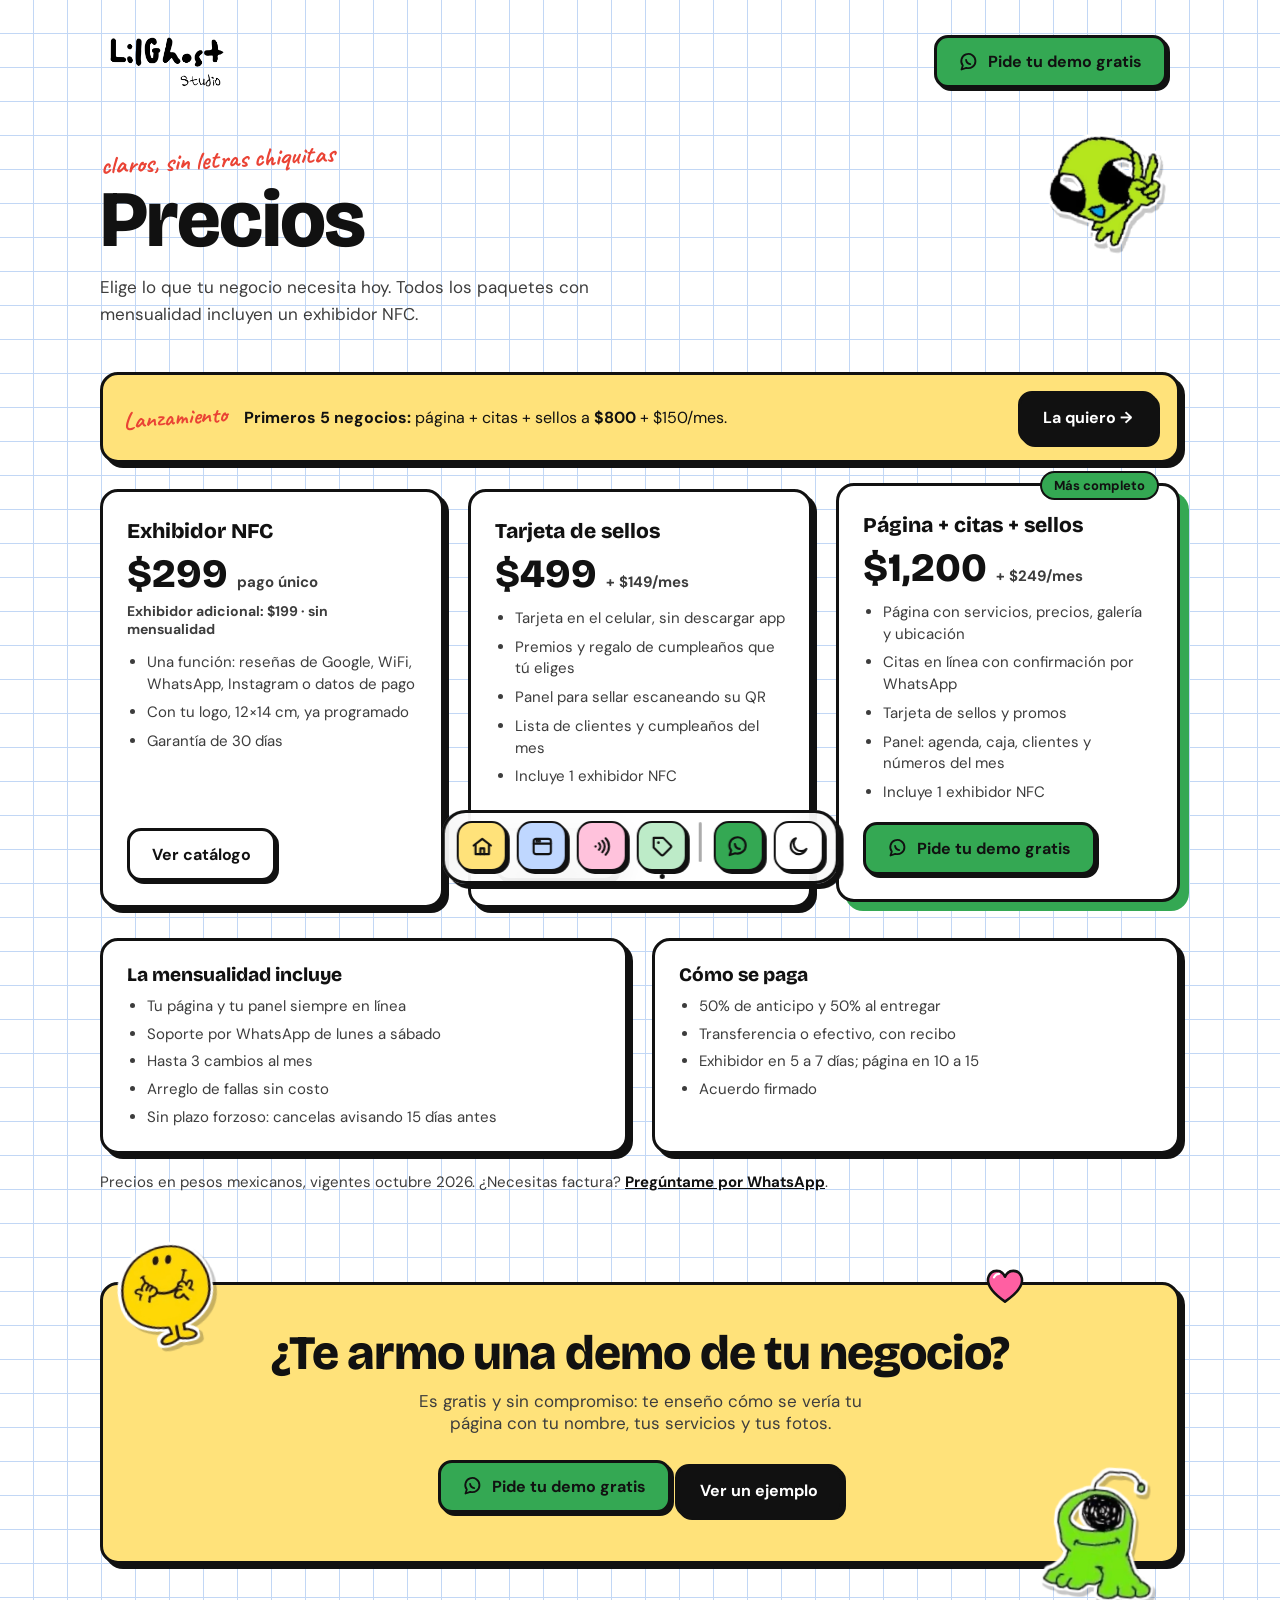
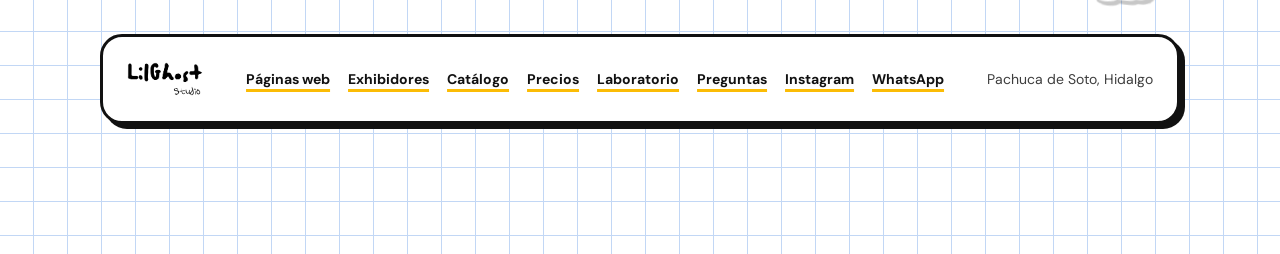
<file: precios.html>
<!DOCTYPE html>
<html lang="es">
<head>
<meta charset="UTF-8">
<meta name="viewport" content="width=device-width, initial-scale=1.0">
<meta name="color-scheme" content="light dark">
<script>
  // Tema guardado (o el del sistema) antes de pintar, para que no parpadee.
  (function(){ var t; try{ t = localStorage.getItem('lg-tema'); }catch(e){}
    document.documentElement.dataset.theme = t || (matchMedia('(prefers-color-scheme: dark)').matches ? 'dark' : 'light'); })();
</script>
<title>Precios — LilGhost Studio</title>
<meta name="description" content="Precios de LilGhost Studio: exhibidores NFC, tarjeta de sellos y página con citas en línea para negocios de Pachuca.">
<link rel="icon" href="img/fantasma.svg" type="image/svg+xml">
<link rel="preconnect" href="https://fonts.googleapis.com">
<link rel="preconnect" href="https://fonts.gstatic.com" crossorigin>
<link href="https://fonts.googleapis.com/css2?family=Bricolage+Grotesque:opsz,wght@12..96,600;12..96,800&family=Caveat:wght@600;700&family=DM+Sans:wght@400;500;700&display=swap" rel="stylesheet">
<link rel="stylesheet" href="estilos.css">

<style>
  /* ---------- Intro ---------- */
  .intro{position:relative; padding:0 0 44px;}
  .intro h1{font-size:clamp(44px,7vw,80px); margin-bottom:12px;}
  .intro .hand{font-size:26px; color:var(--red); display:inline-block; transform:rotate(-3deg); margin-bottom:4px;}
  .intro .lead{margin:0;}
  /* ---------- Precios ---------- */
  .offer{display:flex; align-items:center; gap:16px; flex-wrap:wrap; padding:16px 20px; margin-bottom:26px; background:var(--yellow-soft); color:var(--on-pastel);}
  .offer p{margin:0; flex:1; min-width:220px; font-size:16px;}
  .offer-tag{font:700 24px/1 'Caveat',cursive; color:var(--red); transform:rotate(-4deg);}
  :root[data-theme="dark"] .offer .btn-dark{background:#111; color:#fff;}
  .prices{display:grid; grid-template-columns:repeat(3,1fr); gap:24px; align-items:stretch; margin-bottom:18px;}
  .price{display:flex; flex-direction:column; gap:10px; padding:26px 24px 24px;}
  .price h3{margin:0; font-family:'Bricolage Grotesque',sans-serif; font-weight:800; font-size:21px;}
  .price .amount{margin:0; font-family:'Bricolage Grotesque',sans-serif; font-weight:800; font-size:40px; line-height:1;}
  .price .amount small{font-family:'DM Sans',sans-serif; font-size:15px; font-weight:700; color:var(--ink-soft);}
  .price ul{margin:4px 0 8px; padding:0 0 0 20px; display:grid; align-content:start; gap:7px; font-size:15px; line-height:1.45; color:var(--ink-soft); flex:1;}
  .price .btn{align-self:flex-start;}
  .price-top{box-shadow:9px 9px 0 var(--green); transform:translateY(-6px);}
  .price-badge{position:absolute; top:-15px; right:18px; padding:4px 12px; background:var(--green); color:#111; border:2.5px solid var(--ink); border-radius:999px; font-size:13px; font-weight:700;}
  .price-sub{margin:-2px 0 0; font-size:14px; font-weight:700; color:var(--ink-soft);}
  .price-info{display:grid; grid-template-columns:1fr 1fr; gap:24px; margin:30px 0 18px;}
  .price-info > div{padding:22px 24px;}
  .price-info h3{margin:0 0 10px; font-family:'Bricolage Grotesque',sans-serif; font-weight:800; font-size:19px;}
  .price-info ul{margin:0; padding:0 0 0 20px; display:grid; gap:6px; font-size:15px; line-height:1.45; color:var(--ink-soft);}
  .price-note{margin:0 0 90px; font-size:15px; color:var(--ink-soft);}
  .price-note a{font-weight:700; color:var(--ink);}

  /* ---------- Llamado final ---------- */
  .cta-box{
    position:relative;
    padding:44px 36px;
    background:var(--yellow-soft);
    color:var(--on-pastel);
    text-align:center;
    overflow:visible;
  }
  .cta-box h2{font-size:clamp(30px,4.6vw,48px); margin-bottom:12px;}
  .cta-box p{margin:0 auto 26px; font-size:17px; max-width:460px; color:var(--on-pastel-soft);}
  .cta-box .hero-actions{justify-content:center;}

  @media (max-width:860px){
    .demo{--s:1.05; height:420px;}
    .hero{grid-template-columns:1fr; gap:30px;}
    .mock{max-width:560px; width:100%; margin:0 auto;}
    .project{grid-template-columns:1fr; padding:22px;}
    .steps{grid-template-columns:1fr;}
    .prices{grid-template-columns:1fr; gap:30px;}
    .price-info{grid-template-columns:1fr;}
    .price-top{transform:none;}
  }
  @media (max-width:640px){
    .demo{height:330px; --s:.68; margin-bottom:26px;}
    .demo-scene{perspective:900px;}
    .demo-caption{left:14px; bottom:14px;}
    .demo-caption span{font-size:19px;}
    .mock{padding:0 30px 40px 0;}
    .mock-phone{border-radius:18px; padding:5px;}
    .mock-phone img{border-radius:13px;}
    .prices, .project, #precios .offer{margin-bottom:64px;}
    .price-note{margin-bottom:64px;}
    .tape span{font-size:19px;}
    .tape{margin-bottom:60px;}
    .steps, .uses{margin-bottom:64px;}
    .cta-box{padding:34px 20px;}
  }
  @media (prefers-reduced-motion: reduce){
    .demo *, .demo ~ .steps .step, .demo ~ .steps .step .n{animation:none !important;}
    .phone{transform:translate3d(60px,150px,105px) rotateZ(32deg) rotateX(-58deg) scale(.85);}
    .phone-shadow{opacity:.22; transform:scale(.9) translate(60px,150px);}
    .scr-home{opacity:0;}
    .scr-review, .thanks, .demo-caption .c3{opacity:1;}
    .scr-review .stars span{color:#FBBC05;}
    .tape-track{animation:none;}
  }
</style>
</head>
<body class="has-dock">

<div class="wrap">

  <header class="site-header slim">
    <a class="brand" href="index.html"><img src="img/logo.png" alt="LilGhost Studio, inicio"></a>
    <a class="btn btn-green header-cta" href="https://wa.me/527711948929?text=Hola%2C%20quiero%20una%20demo%20gratis%20de%20una%20p%C3%A1gina%20para%20mi%20negocio." target="_blank" rel="noopener"><svg viewBox="0 0 24 24" fill="none" stroke="currentColor" stroke-width="2.2" stroke-linecap="round" stroke-linejoin="round" aria-hidden="true"><path d="M3 21l1.6-4.8A8.5 8.5 0 1 1 8.7 19L3 21z"/><path d="M8.5 9.5c.3 2.5 2.5 4.7 5 5"/></svg>Pide tu demo gratis</a>
  </header>

  <section class="intro">
    <img class="stk" src="img/stickers/alien.webp" alt="" style="--w:110px; --wm:70px; --r:8deg; right:20px; top:-6px;">
    <span class="hand">claros, sin letras chiquitas</span>
    <h1 class="display">Precios</h1>
    <p class="lead">Elige lo que tu negocio necesita hoy. Todos los paquetes con mensualidad incluyen un exhibidor NFC.</p>
  </section>

  <section id="precios">
    <div class="offer sticker">
      <span class="offer-tag">Lanzamiento</span>
      <p><b>Primeros 5 negocios:</b> página + citas + sellos a <b>$800</b> + $150/mes.</p>
      <a class="btn btn-dark" href="https://wa.me/527711948929?text=Hola%2C%20quiero%20la%20oferta%20de%20lanzamiento%3A%20p%C3%A1gina%20%2B%20citas%20%2B%20sellos%20a%20%24800." target="_blank" rel="noopener">La quiero →</a>
    </div>
    <div class="prices">
      <article class="price sticker">
        <h3>Exhibidor NFC</h3>
        <p class="amount">$299 <small>pago único</small></p>
        <p class="price-sub">Exhibidor adicional: $199 · sin mensualidad</p>
        <ul>
          <li>Una función: reseñas de Google, WiFi, WhatsApp, Instagram o datos de pago</li>
          <li>Con tu logo, 12×14 cm, ya programado</li>
          <li>Garantía de 30 días</li>
        </ul>
        <a class="btn" href="catalogo.html">Ver catálogo</a>
      </article>
      <article class="price sticker">
        <h3>Tarjeta de sellos</h3>
        <p class="amount">$499 <small>+ $149/mes</small></p>
        <ul>
          <li>Tarjeta en el celular, sin descargar app</li>
          <li>Premios y regalo de cumpleaños que tú eliges</li>
          <li>Panel para sellar escaneando su QR</li>
          <li>Lista de clientes y cumpleaños del mes</li>
          <li>Incluye 1 exhibidor NFC</li>
        </ul>
        <a class="btn" href="https://wa.me/527711948929?text=Hola%2C%20me%20interesa%20la%20tarjeta%20de%20sellos%20para%20mi%20negocio." target="_blank" rel="noopener">La quiero</a>
      </article>
      <article class="price price-top sticker">
        <span class="price-badge">Más completo</span>
        <h3>Página + citas + sellos</h3>
        <p class="amount">$1,200 <small>+ $249/mes</small></p>
        <ul>
          <li>Página con servicios, precios, galería y ubicación</li>
          <li>Citas en línea con confirmación por WhatsApp</li>
          <li>Tarjeta de sellos y promos</li>
          <li>Panel: agenda, caja, clientes y números del mes</li>
          <li>Incluye 1 exhibidor NFC</li>
        </ul>
        <a class="btn btn-green" href="https://wa.me/527711948929?text=Hola%2C%20quiero%20una%20demo%20gratis%20de%20una%20p%C3%A1gina%20para%20mi%20negocio." target="_blank" rel="noopener"><svg viewBox="0 0 24 24" fill="none" stroke="currentColor" stroke-width="2.2" stroke-linecap="round" stroke-linejoin="round"><path d="M3 21l1.6-4.8A8.5 8.5 0 1 1 8.7 19L3 21z"/><path d="M8.5 9.5c.3 2.5 2.5 4.7 5 5"/></svg>Pide tu demo gratis</a>
      </article>
    </div>
    <div class="price-info">
      <div class="sticker">
        <h3>La mensualidad incluye</h3>
        <ul>
          <li>Tu página y tu panel siempre en línea</li>
          <li>Soporte por WhatsApp de lunes a sábado</li>
          <li>Hasta 3 cambios al mes</li>
          <li>Arreglo de fallas sin costo</li>
          <li>Sin plazo forzoso: cancelas avisando 15 días antes</li>
        </ul>
      </div>
      <div class="sticker">
        <h3>Cómo se paga</h3>
        <ul>
          <li>50% de anticipo y 50% al entregar</li>
          <li>Transferencia o efectivo, con recibo</li>
          <li>Exhibidor en 5 a 7 días; página en 10 a 15</li>
          <li>Acuerdo firmado</li>
        </ul>
      </div>
    </div>
    <p class="price-note">Precios en pesos mexicanos, vigentes octubre 2026. ¿Necesitas factura? <a href="https://wa.me/527711948929?text=Hola%2C%20tengo%20dudas%20sobre%20los%20precios%20de%20LilGhost%20Studio." target="_blank" rel="noopener">Pregúntame por WhatsApp</a>.</p>
  </section>

  <section class="cta-box sticker">
    <img class="stk bob" src="img/stickers/carita.webp" alt="" style="--w:92px; --wm:60px; --r:-12deg; left:18px; top:-40px;">
    <img class="stk bob-slow" src="img/stickers/monstruo.webp" alt="" style="--w:110px; --wm:70px; --r:6deg; right:20px; bottom:-38px;">
    <img class="doodle wiggle hide-mobile" src="img/corazon.svg" alt="" style="width:44px; right:150px; top:-20px;">
    <h2 class="display">¿Te armo una demo de tu negocio?</h2>
    <p>Es gratis y sin compromiso: te enseño cómo se vería tu página con tu nombre, tus servicios y tus fotos.</p>
    <div class="hero-actions">
      <a class="btn btn-green" href="https://wa.me/527711948929?text=Hola%2C%20quiero%20una%20demo%20gratis%20de%20una%20p%C3%A1gina%20para%20mi%20negocio." target="_blank" rel="noopener"><svg viewBox="0 0 24 24" fill="none" stroke="currentColor" stroke-width="2.2" stroke-linecap="round" stroke-linejoin="round"><path d="M3 21l1.6-4.8A8.5 8.5 0 1 1 8.7 19L3 21z"/><path d="M8.5 9.5c.3 2.5 2.5 4.7 5 5"/></svg>Pide tu demo gratis</a>
      <a class="btn btn-dark" href="paginas-web.html">Ver un ejemplo</a>
    </div>
  </section>

  <footer class="site-footer">
    <img src="img/logo.png" alt="LilGhost Studio">
    <div class="links">
      <a href="paginas-web.html">Páginas web</a>
      <a href="exhibidores.html">Exhibidores</a>
      <a href="catalogo.html">Catálogo</a>
      <a href="precios.html">Precios</a>
      <a href="laboratorio.html">Laboratorio</a>
      <a href="preguntas.html">Preguntas</a>
      <a href="https://www.instagram.com/lilghost.studio/" target="_blank" rel="noopener">Instagram</a>
      <a href="https://wa.me/527711948929" target="_blank" rel="noopener">WhatsApp</a>
    </div>
    <small>Pachuca de Soto, Hidalgo</small>
  </footer>
</div>

<nav class="dock" aria-label="Menú principal">
  <div class="dock-panel">
    <a class="dock-item" href="index.html" style="--tile:#FFE27A;"><span class="dock-tile"><svg viewBox="0 0 24 24" fill="none" stroke="currentColor" stroke-width="2.2" stroke-linecap="round" stroke-linejoin="round" aria-hidden="true"><path d="M3 11l9-7 9 7"/><path d="M5 10v10h14V10"/><path d="M10 20v-6h4v6"/></svg></span><span class="dock-label">Inicio</span><span class="dock-dot"></span></a>
    <a class="dock-item" href="paginas-web.html" style="--tile:#BFD7FF;"><span class="dock-tile"><svg viewBox="0 0 24 24" fill="none" stroke="currentColor" stroke-width="2.2" stroke-linecap="round" stroke-linejoin="round" aria-hidden="true"><rect x="3" y="4" width="18" height="16" rx="2.5"/><path d="M3 9h18"/><circle cx="6.5" cy="6.5" r=".6" fill="currentColor"/><circle cx="9" cy="6.5" r=".6" fill="currentColor"/></svg></span><span class="dock-label"><span class="hide-mobile">Páginas web</span><span class="only-mobile">Web</span></span><span class="dock-dot"></span></a>
    <a class="dock-item" href="exhibidores.html" style="--tile:#FFC2DC;"><span class="dock-tile"><svg viewBox="0 0 24 24" fill="none" stroke="currentColor" stroke-width="2.2" stroke-linecap="round" aria-hidden="true"><path d="M8.5 8.5a5 5 0 0 1 0 7"/><path d="M12 6a8.5 8.5 0 0 1 0 12"/><path d="M15.5 3.5a12 12 0 0 1 0 17"/><circle cx="5" cy="12" r="1.2" fill="currentColor" stroke="none"/></svg></span><span class="dock-label"><span class="hide-mobile">Exhibidores</span><span class="only-mobile">NFC</span></span><span class="dock-dot"></span></a>
    <a class="dock-item" href="precios.html" aria-current="page" style="--tile:#BDEBC8;"><span class="dock-tile"><svg viewBox="0 0 24 24" fill="none" stroke="currentColor" stroke-width="2.2" stroke-linecap="round" stroke-linejoin="round" aria-hidden="true"><path d="M20.6 13.4l-7.2 7.2a2 2 0 0 1-2.8 0L3 13V3h10l7.6 7.6a2 2 0 0 1 0 2.8z"/><circle cx="8" cy="8" r="1.4" fill="currentColor" stroke="none"/></svg></span><span class="dock-label">Precios</span><span class="dock-dot"></span></a>
    <span class="dock-sep" aria-hidden="true"></span>
    <a class="dock-item" href="https://wa.me/527711948929?text=Hola%2C%20quiero%20informaci%C3%B3n%20de%20LilGhost%20Studio." target="_blank" rel="noopener" style="--tile:#34A853;"><span class="dock-tile"><svg viewBox="0 0 24 24" fill="none" stroke="currentColor" stroke-width="2.2" stroke-linecap="round" stroke-linejoin="round" aria-hidden="true"><path d="M3 21l1.6-4.8A8.5 8.5 0 1 1 8.7 19L3 21z"/><path d="M8.5 9.5c.3 2.5 2.5 4.7 5 5"/></svg></span><span class="dock-label">WhatsApp</span><span class="dock-dot"></span></a>
    <button class="dock-item dock-plain theme-toggle" type="button" aria-label="Cambiar a modo oscuro" aria-pressed="false"><span class="dock-tile"><svg class="i-sun" viewBox="0 0 24 24" fill="none" stroke="currentColor" stroke-width="2.2" stroke-linecap="round" aria-hidden="true"><circle cx="12" cy="12" r="4"/><path d="M12 2v2M12 20v2M4.9 4.9l1.4 1.4M17.7 17.7l1.4 1.4M2 12h2M20 12h2M4.9 19.1l1.4-1.4M17.7 6.3l1.4-1.4"/></svg><svg class="i-moon" viewBox="0 0 24 24" fill="none" stroke="currentColor" stroke-width="2.2" stroke-linecap="round" stroke-linejoin="round" aria-hidden="true"><path d="M20.5 14.5A8.5 8.5 0 1 1 9.5 3.5a7 7 0 0 0 11 11z"/></svg></span><span class="dock-label">Tema</span><span class="dock-dot"></span></button>
  </div>
</nav>



<script src="dock.js" defer></script>
<script src="tema.js" defer></script>
</body>
</html>
</file>
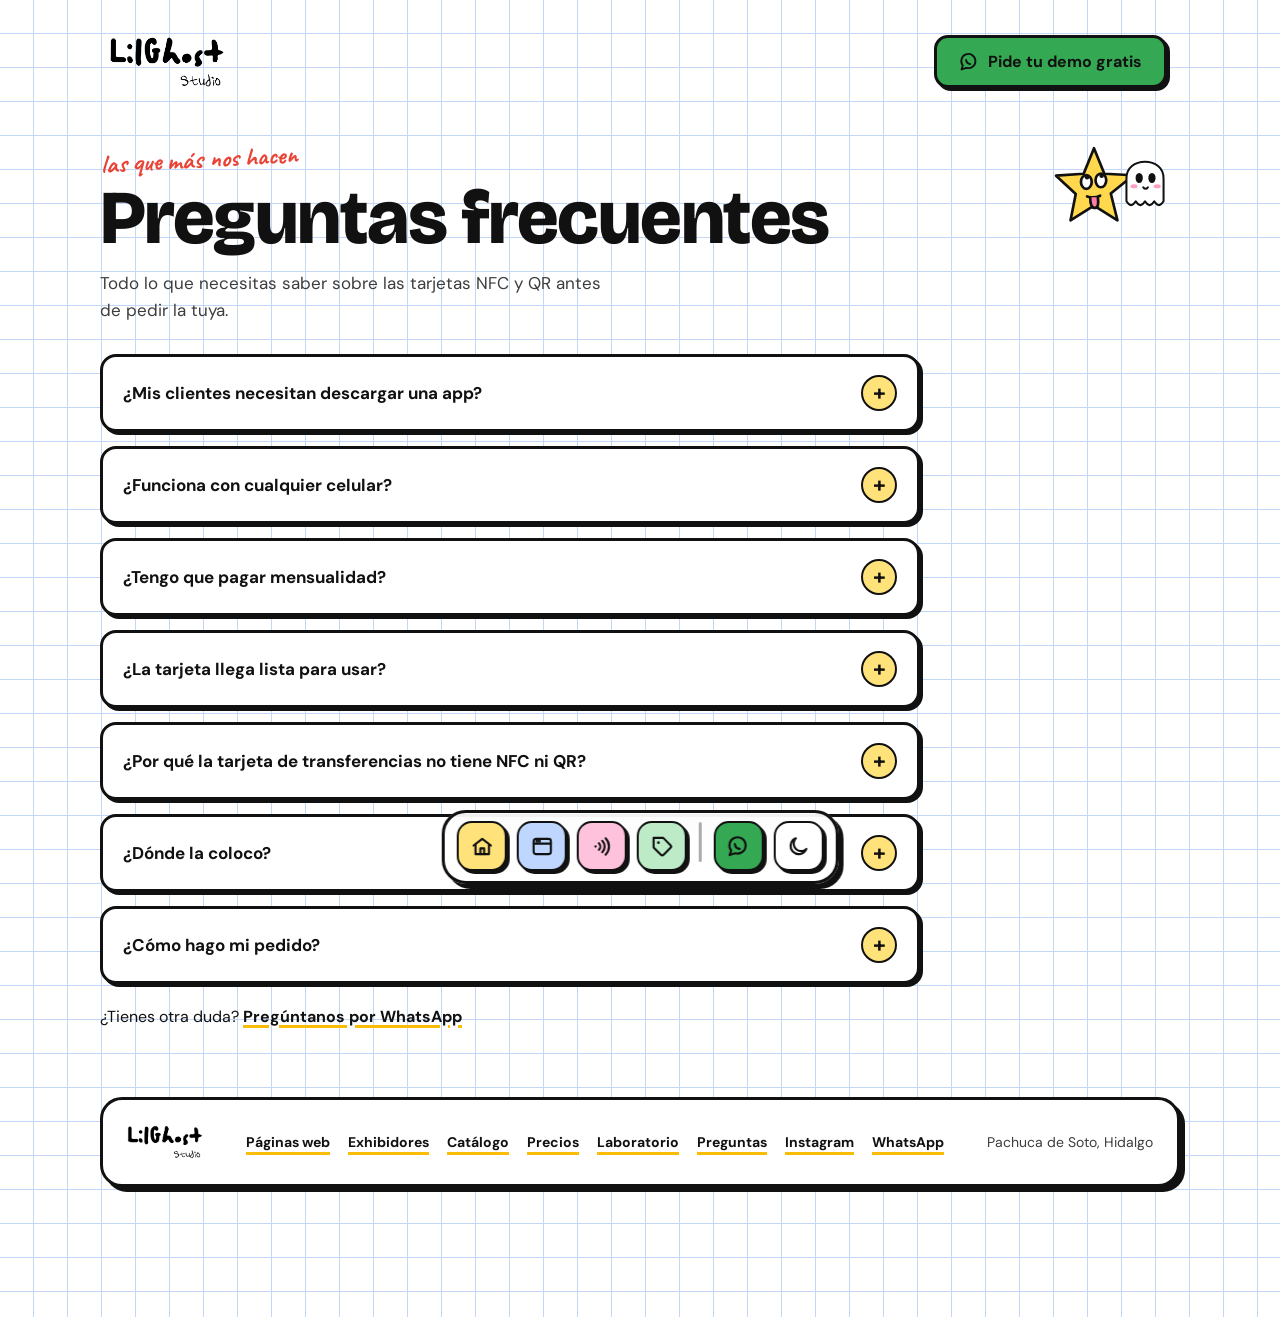
<file: preguntas.html>
<!DOCTYPE html>
<html lang="es">
<head>
<meta charset="UTF-8">
<meta name="viewport" content="width=device-width, initial-scale=1.0">
<meta name="color-scheme" content="light dark">
<script>
  // Tema guardado (o el del sistema) antes de pintar, para que no parpadee.
  (function(){ var t; try{ t = localStorage.getItem('lg-tema'); }catch(e){}
    document.documentElement.dataset.theme = t || (matchMedia('(prefers-color-scheme: dark)').matches ? 'dark' : 'light'); })();
</script>
<meta name="description" content="Preguntas frecuentes sobre las tarjetas NFC y QR de LilGhost Studio.">
<link rel="icon" href="img/fantasma.svg" type="image/svg+xml">
<link rel="preconnect" href="https://fonts.googleapis.com">
<link rel="preconnect" href="https://fonts.gstatic.com" crossorigin>
<link href="https://fonts.googleapis.com/css2?family=Bricolage+Grotesque:opsz,wght@12..96,600;12..96,800&family=Caveat:wght@600;700&family=DM+Sans:wght@400;500;700&display=swap" rel="stylesheet">
<link rel="stylesheet" href="estilos.css">
<title>Preguntas frecuentes — LilGhost Studio</title>

<style>
  .intro{position:relative; padding:0 0 30px;}
  .intro h1{font-size:clamp(40px,7vw,76px); margin-bottom:12px;}
  .intro .hand{font-size:26px; color:var(--red); display:inline-block; transform:rotate(-3deg); margin-bottom:4px;}
  .intro .lead{margin:0;}

  /* ---------- Preguntas frecuentes ---------- */
  .faq{display:grid; gap:14px; max-width:820px;}
  .faq details{
    background:var(--paper);
    border:var(--border);
    border-radius:16px;
    box-shadow:var(--shadow-sm);
    transition:box-shadow .15s ease, transform .15s ease;
  }
  .faq details[open]{box-shadow:var(--shadow); transform:translate(-2px,-2px);}
  .faq summary{
    display:flex; align-items:center; justify-content:space-between; gap:14px;
    padding:18px 20px;
    font-weight:700; font-size:17px;
    cursor:pointer;
    list-style:none;
  }
  .faq summary::-webkit-details-marker{display:none;}
  .faq summary::after{
    content:"+";
    flex:0 0 auto;
    width:32px; height:32px;
    display:flex; align-items:center; justify-content:center;
    border:2.5px solid var(--ink); border-radius:50%;
    background:var(--yellow-soft);
    color:var(--on-pastel);
    font-size:22px; font-weight:700; line-height:1;
    transition:transform .2s ease;
  }
  .faq details[open] summary::after{transform:rotate(45deg); background:var(--pink); color:#fff;}
  .faq summary:focus-visible{outline:3px solid var(--blue); outline-offset:3px; border-radius:14px;}
  .faq details p{margin:0; padding:0 20px 20px; font-size:15.5px; line-height:1.6; color:var(--ink-soft);}
  .faq details p a{font-weight:700;}
  .faq-more{margin:22px 0 0; font-size:16px;}
  .faq-more a{font-weight:700; text-decoration:underline; text-decoration-color:var(--yellow); text-decoration-thickness:3px; text-underline-offset:3px;}

  @media (max-width:640px){
    .faq summary{font-size:16px; padding:16px;}
    .faq details p{padding:0 16px 18px;}
  }
  @media (prefers-reduced-motion: reduce){
    .faq details, .faq summary::after{transition:none;}
  }
</style>
</head>
<body class="has-dock">

<div class="wrap">

  <header class="site-header slim">
    <a class="brand" href="index.html"><img src="img/logo.png" alt="LilGhost Studio, inicio"></a>
    <a class="btn btn-green header-cta" href="https://wa.me/527711948929?text=Hola%2C%20quiero%20una%20demo%20gratis%20de%20una%20p%C3%A1gina%20para%20mi%20negocio." target="_blank" rel="noopener"><svg viewBox="0 0 24 24" fill="none" stroke="currentColor" stroke-width="2.2" stroke-linecap="round" stroke-linejoin="round" aria-hidden="true"><path d="M3 21l1.6-4.8A8.5 8.5 0 1 1 8.7 19L3 21z"/><path d="M8.5 9.5c.3 2.5 2.5 4.7 5 5"/></svg>Pide tu demo gratis</a>
  </header>

  <section class="intro">
    <img class="doodle wiggle hide-mobile" src="img/estrella.svg" alt="" style="width:92px; right:40px; top:-4px;">
    <img class="doodle float" src="img/fantasma.svg" alt="" style="width:58px; right:6px; top:0;">
    <span class="hand">las que más nos hacen</span>
    <h1 class="display">Preguntas frecuentes</h1>
    <p class="lead">Todo lo que necesitas saber sobre las tarjetas NFC y QR antes de pedir la tuya.</p>
  </section>

    <div class="faq">
      <details>
        <summary>¿Mis clientes necesitan descargar una app?</summary>
        <p>No. Con NFC solo acercan el celular a la tarjeta, y si su celular no tiene NFC escanean el código QR con la cámara. No tienen que instalar nada ni escribir nada.</p>
      </details>
      <details>
        <summary>¿Funciona con cualquier celular?</summary>
        <p>El NFC funciona en iPhone XS o más recientes y en la mayoría de los Android. Para los demás está el código QR, que funciona con la cámara de cualquier celular.</p>
      </details>
      <details>
        <summary>¿Tengo que pagar mensualidad?</summary>
        <p>No. Es un pago único: sin mensualidades, comisiones ni suscripciones.</p>
      </details>
      <details>
        <summary>¿La tarjeta llega lista para usar?</summary>
        <p>Sí. La programamos con tu link (tu perfil de Google, tu WiFi, tu WhatsApp o tu Instagram) y te la entregamos lista para colocar.</p>
      </details>
      <details>
        <summary>¿Por qué la tarjeta de transferencias no tiene NFC ni QR?</summary>
        <p>Por seguridad. Un chip o un código podrían reprogramarse o taparse con otro para desviar los pagos. Por eso tu número de cuenta o CLABE va impreso directo en la tarjeta: nadie puede cambiarlo.</p>
      </details>
      <details>
        <summary>¿Dónde la coloco?</summary>
        <p>Donde tu cliente la vea justo cuando está contento con tu servicio: el mostrador, la caja, las mesas, la barra o la puerta.</p>
      </details>
      <details>
        <summary>¿Cómo hago mi pedido?</summary>
        <p>Elige tu modelo en el <a href="catalogo.html">catálogo</a> y escríbenos por WhatsApp. Te pedimos el link que quieres que abra y nos ponemos de acuerdo para la entrega. Estamos en Pachuca de Soto, Hidalgo.</p>
      </details>
    </div>
    <p class="faq-more">¿Tienes otra duda? <a href="https://wa.me/527711948929?text=Hola%2C%20tengo%20una%20pregunta%20sobre%20las%20tarjetas%20de%20LilGhost%20Studio." target="_blank" rel="noopener">Pregúntanos por WhatsApp</a></p>

  <footer class="site-footer">
    <img src="img/logo.png" alt="LilGhost Studio">
    <div class="links">
      <a href="paginas-web.html">Páginas web</a>
      <a href="exhibidores.html">Exhibidores</a>
      <a href="catalogo.html">Catálogo</a>
      <a href="precios.html">Precios</a>
      <a href="laboratorio.html">Laboratorio</a>
      <a href="preguntas.html">Preguntas</a>
      <a href="https://www.instagram.com/lilghost.studio/" target="_blank" rel="noopener">Instagram</a>
      <a href="https://wa.me/527711948929" target="_blank" rel="noopener">WhatsApp</a>
    </div>
    <small>Pachuca de Soto, Hidalgo</small>
  </footer>
</div>

<nav class="dock" aria-label="Menú principal">
  <div class="dock-panel">
    <a class="dock-item" href="index.html" style="--tile:#FFE27A;"><span class="dock-tile"><svg viewBox="0 0 24 24" fill="none" stroke="currentColor" stroke-width="2.2" stroke-linecap="round" stroke-linejoin="round" aria-hidden="true"><path d="M3 11l9-7 9 7"/><path d="M5 10v10h14V10"/><path d="M10 20v-6h4v6"/></svg></span><span class="dock-label">Inicio</span><span class="dock-dot"></span></a>
    <a class="dock-item" href="paginas-web.html" style="--tile:#BFD7FF;"><span class="dock-tile"><svg viewBox="0 0 24 24" fill="none" stroke="currentColor" stroke-width="2.2" stroke-linecap="round" stroke-linejoin="round" aria-hidden="true"><rect x="3" y="4" width="18" height="16" rx="2.5"/><path d="M3 9h18"/><circle cx="6.5" cy="6.5" r=".6" fill="currentColor"/><circle cx="9" cy="6.5" r=".6" fill="currentColor"/></svg></span><span class="dock-label"><span class="hide-mobile">Páginas web</span><span class="only-mobile">Web</span></span><span class="dock-dot"></span></a>
    <a class="dock-item" href="exhibidores.html" style="--tile:#FFC2DC;"><span class="dock-tile"><svg viewBox="0 0 24 24" fill="none" stroke="currentColor" stroke-width="2.2" stroke-linecap="round" aria-hidden="true"><path d="M8.5 8.5a5 5 0 0 1 0 7"/><path d="M12 6a8.5 8.5 0 0 1 0 12"/><path d="M15.5 3.5a12 12 0 0 1 0 17"/><circle cx="5" cy="12" r="1.2" fill="currentColor" stroke="none"/></svg></span><span class="dock-label"><span class="hide-mobile">Exhibidores</span><span class="only-mobile">NFC</span></span><span class="dock-dot"></span></a>
    <a class="dock-item" href="precios.html" style="--tile:#BDEBC8;"><span class="dock-tile"><svg viewBox="0 0 24 24" fill="none" stroke="currentColor" stroke-width="2.2" stroke-linecap="round" stroke-linejoin="round" aria-hidden="true"><path d="M20.6 13.4l-7.2 7.2a2 2 0 0 1-2.8 0L3 13V3h10l7.6 7.6a2 2 0 0 1 0 2.8z"/><circle cx="8" cy="8" r="1.4" fill="currentColor" stroke="none"/></svg></span><span class="dock-label">Precios</span><span class="dock-dot"></span></a>
    <span class="dock-sep" aria-hidden="true"></span>
    <a class="dock-item" href="https://wa.me/527711948929?text=Hola%2C%20quiero%20informaci%C3%B3n%20de%20LilGhost%20Studio." target="_blank" rel="noopener" style="--tile:#34A853;"><span class="dock-tile"><svg viewBox="0 0 24 24" fill="none" stroke="currentColor" stroke-width="2.2" stroke-linecap="round" stroke-linejoin="round" aria-hidden="true"><path d="M3 21l1.6-4.8A8.5 8.5 0 1 1 8.7 19L3 21z"/><path d="M8.5 9.5c.3 2.5 2.5 4.7 5 5"/></svg></span><span class="dock-label">WhatsApp</span><span class="dock-dot"></span></a>
    <button class="dock-item dock-plain theme-toggle" type="button" aria-label="Cambiar a modo oscuro" aria-pressed="false"><span class="dock-tile"><svg class="i-sun" viewBox="0 0 24 24" fill="none" stroke="currentColor" stroke-width="2.2" stroke-linecap="round" aria-hidden="true"><circle cx="12" cy="12" r="4"/><path d="M12 2v2M12 20v2M4.9 4.9l1.4 1.4M17.7 17.7l1.4 1.4M2 12h2M20 12h2M4.9 19.1l1.4-1.4M17.7 6.3l1.4-1.4"/></svg><svg class="i-moon" viewBox="0 0 24 24" fill="none" stroke="currentColor" stroke-width="2.2" stroke-linecap="round" stroke-linejoin="round" aria-hidden="true"><path d="M20.5 14.5A8.5 8.5 0 1 1 9.5 3.5a7 7 0 0 0 11 11z"/></svg></span><span class="dock-label">Tema</span><span class="dock-dot"></span></button>
  </div>
</nav>


<script src="dock.js" defer></script>
<script src="tema.js" defer></script>
</body>
</html>
</file>
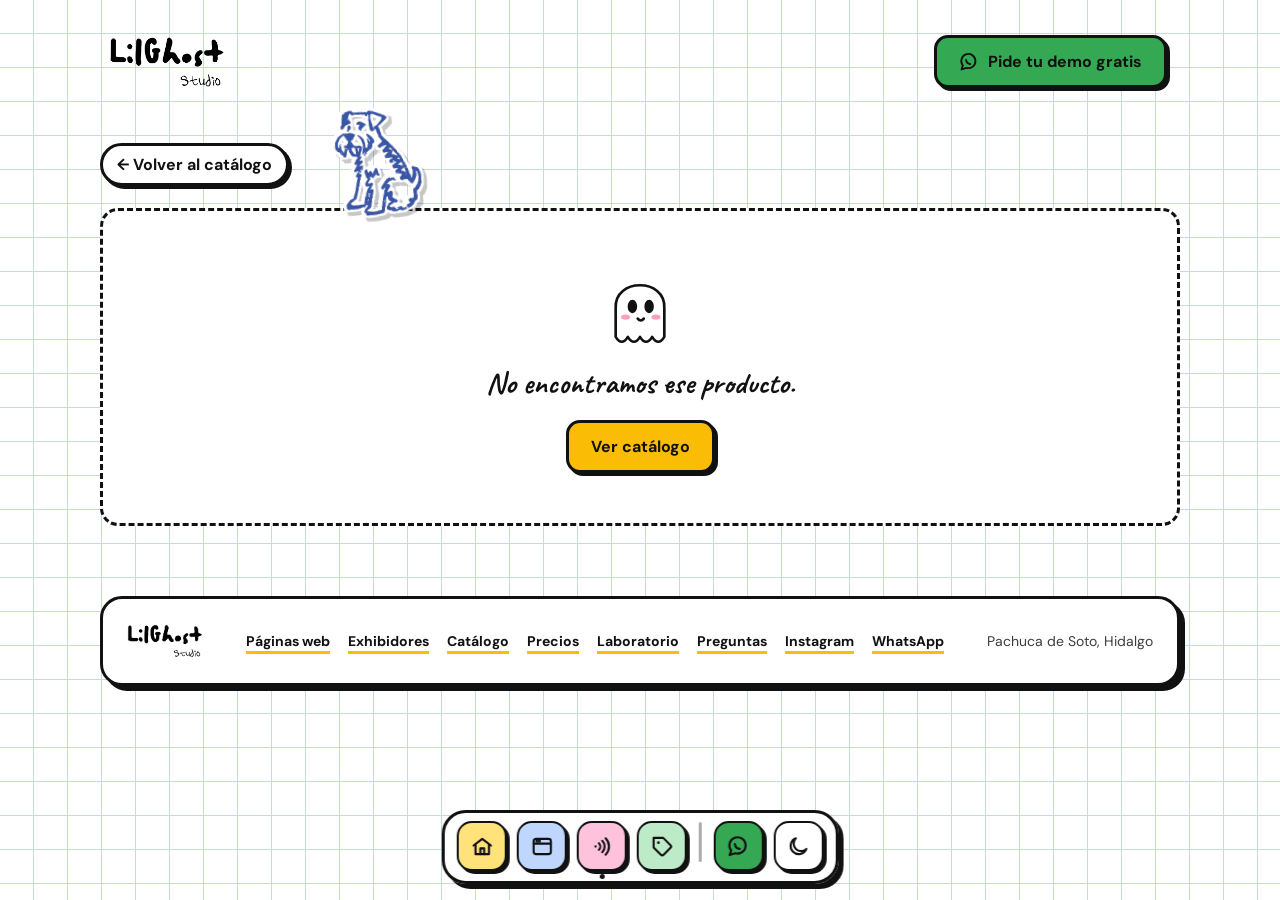
<file: producto.html>
<!DOCTYPE html>
<html lang="es">
<head>
<meta charset="UTF-8">
<meta name="viewport" content="width=device-width, initial-scale=1.0">
<meta name="color-scheme" content="light dark">
<script>
  // Tema guardado (o el del sistema) antes de pintar, para que no parpadee.
  (function(){ var t; try{ t = localStorage.getItem('lg-tema'); }catch(e){}
    document.documentElement.dataset.theme = t || (matchMedia('(prefers-color-scheme: dark)').matches ? 'dark' : 'light'); })();
</script>
<link rel="preconnect" href="https://script.google.com" crossorigin>
<link rel="preconnect" href="https://script.googleusercontent.com" crossorigin>
<link rel="preconnect" href="https://drive.google.com">
<script>
  // Pide el catálogo en cuanto abre la página, en paralelo con fuentes, estilos e imágenes.
  window.API_URL = 'https://script.google.com/macros/s/AKfycbziha3MpQawIRihZIXKaWHlpykMcY9iVqFj5O4ZMaTEeJjX6fEhWOt0UnrQIMetrZlo/exec';
  window.catalogRequest = fetch(window.API_URL + '?action=catalog').then(r => r.json());
  window.catalogRequest.catch(() => {});
</script>
<link rel="icon" href="img/fantasma.svg" type="image/svg+xml">
<link rel="preconnect" href="https://fonts.googleapis.com">
<link rel="preconnect" href="https://fonts.gstatic.com" crossorigin>
<link href="https://fonts.googleapis.com/css2?family=Bricolage+Grotesque:opsz,wght@12..96,600;12..96,800&family=Caveat:wght@600;700&family=DM+Sans:wght@400;500;700&display=swap" rel="stylesheet">
<link rel="stylesheet" href="estilos.css">
<title>Producto — LilGhost Studio</title>

<style>
  .back{
    display:inline-flex; align-items:center; gap:6px;
    margin-bottom:22px;
    font-weight:700; text-decoration:none;
    padding:8px 14px;
    background:var(--paper);
    border:var(--border); border-radius:999px;
    box-shadow:var(--shadow-sm);
    transition:transform .12s ease, box-shadow .12s ease;
  }
  .back:hover{transform:translate(-1px,-1px); box-shadow:4px 4px 0 var(--ink);}

  .pp{display:grid; grid-template-columns:1.1fr 1fr; gap:34px; align-items:start;}

  /* ---------- Fotos ---------- */
  .pp-media{position:sticky; top:20px;}
  .main{
    position:relative;
    aspect-ratio:1;
    overflow:hidden;
    background:var(--tint, var(--yellow-soft));
    color:var(--on-pastel);
  }
  .main .slides{
    position:absolute; inset:0;
    display:flex;
    overflow-x:auto;
    scroll-snap-type:x mandatory;
    scrollbar-width:none;
    -webkit-overflow-scrolling:touch;
  }
  .main .slides::-webkit-scrollbar{display:none;}
  .main .photo{
    flex:0 0 100%;
    display:flex; align-items:center; justify-content:center;
    scroll-snap-align:start;
    padding:0; border:none; background:none;
    cursor:zoom-in;
  }
  .main .photo img{width:100%; height:100%; object-fit:cover; display:block;}
  .main .photo svg{width:64px; height:64px;}
  .main.soldout .photo img{filter:grayscale(1); opacity:.6;}

  .zoom-hint{
    position:absolute; left:14px; bottom:14px; z-index:2;
    display:flex; align-items:center; gap:6px;
    padding:6px 12px;
    background:var(--paper);
    border:2.5px solid var(--ink); border-radius:999px;
    font-size:13px; font-weight:700;
    pointer-events:none;
  }
  .zoom-hint svg{width:16px; height:16px;}
  .nav-btn{
    position:absolute; top:50%; transform:translateY(-50%); z-index:2;
    width:44px; height:44px; border-radius:50%;
    border:var(--border); background:var(--paper); color:var(--ink);
    font-size:26px; font-weight:700; line-height:1;
    display:flex; align-items:center; justify-content:center;
    box-shadow:var(--shadow-sm);
    cursor:pointer;
  }
  .nav-btn.prev{left:12px;}
  .nav-btn.next{right:12px;}
  .nav-btn:disabled{visibility:hidden;}
  @media (hover:none){ .main .nav-btn{display:none;} }
  .main .dots{
    position:absolute; bottom:16px; right:14px; z-index:2;
    display:flex; gap:6px;
    padding:6px 9px;
    background:var(--paper);
    border:2.5px solid var(--ink); border-radius:999px;
    pointer-events:none;
  }
  .main .dots span{width:8px; height:8px; border-radius:50%; background:var(--dot-off);}
  .main .dots span.on{background:var(--ink);}
  .badge{
    position:absolute; top:16px; right:16px; z-index:3;
    font-family:'Bricolage Grotesque',sans-serif; font-weight:800; font-size:16px;
    padding:6px 16px;
    background:var(--red); color:#fff;
    border:var(--border); border-radius:8px;
    transform:rotate(6deg);
    box-shadow:var(--shadow-sm);
  }

  .thumbs{display:flex; gap:12px; margin-top:16px; flex-wrap:wrap;}
  .thumbs button{
    width:74px; height:74px; padding:0;
    border:var(--border); border-radius:12px;
    background:var(--paper);
    overflow:hidden;
    cursor:pointer;
    opacity:.6;
    transition:opacity .15s ease, transform .15s ease, box-shadow .15s ease;
  }
  .thumbs button img{width:100%; height:100%; object-fit:cover; display:block;}
  .thumbs button:hover{opacity:1;}
  .thumbs button.on{opacity:1; transform:translate(-2px,-2px); box-shadow:var(--shadow-sm);}

  /* ---------- Información ---------- */
  .pp-info{padding:28px 28px 30px;}
  .category{
    display:inline-block;
    font-size:12px; font-weight:700; text-transform:uppercase; letter-spacing:.04em;
    padding:4px 12px;
    border:2px solid var(--ink); border-radius:999px;
    background:var(--yellow-soft);
    color:var(--on-pastel);
    margin-bottom:12px;
  }
  .pp-info h1{font-size:clamp(28px,4vw,40px); line-height:1.08; margin-bottom:16px;}
  .price-row{display:flex; align-items:center; gap:14px; flex-wrap:wrap; margin-bottom:22px;}
  .price{font-family:'Bricolage Grotesque',sans-serif; font-weight:800; font-size:40px; line-height:1;}
  .price small{font-family:'DM Sans',sans-serif; font-size:15px; font-weight:700; color:var(--ink-soft);}
  .stock{
    display:inline-flex; align-items:center; gap:6px;
    padding:5px 12px;
    border:2.5px solid var(--ink); border-radius:999px;
    font-size:13.5px; font-weight:700;
  }
  .stock::before{content:""; width:9px; height:9px; border-radius:50%; background:currentColor;}
  .stock.yes{background:#DDF5E3; color:#137a35;}
  .stock.no{background:#FFE1DE; color:#c22a1d;}

  .actions{display:flex; flex-direction:column; gap:12px; margin-bottom:26px;}
  .actions .btn{width:100%; font-size:17px; padding:15px 20px;}
  .share-msg{font-family:'Caveat',cursive; font-weight:700; font-size:22px; color:var(--blue); text-align:center; min-height:1em; margin:-4px 0 0;}

  .pp-info h2{font-family:'Bricolage Grotesque',sans-serif; font-weight:800; font-size:20px; margin:0 0 10px;}
  .pp-desc{margin:0; white-space:pre-line; font-size:15.5px; line-height:1.65; color:var(--ink-soft);}

  /* ---------- Sugeridos ---------- */
  .related{margin-top:70px;}
  .related[hidden]{display:none;}
  .related .section-head{justify-content:space-between; align-items:flex-end;}
  .related .see-all{
    font-weight:700; font-size:15px;
    text-decoration:underline; text-decoration-color:var(--yellow); text-decoration-thickness:3px; text-underline-offset:3px;
  }
  .rel-grid{display:grid; grid-template-columns:repeat(4, minmax(0, 1fr)); gap:22px;}
  .rel-card{
    position:relative;
    display:flex; flex-direction:column;
    overflow:hidden;
    text-decoration:none; color:inherit;
    transition:transform .15s ease, box-shadow .15s ease;
  }
  .rel-card:nth-child(odd){transform:rotate(-.7deg);}
  .rel-card:nth-child(even){transform:rotate(.6deg);}
  .rel-card:hover{transform:translate(-3px,-3px) rotate(0); box-shadow:8px 8px 0 var(--ink);}
  .rel-photo{aspect-ratio:1; background:var(--tint, var(--yellow-soft)); color:var(--on-pastel); border-bottom:var(--border); display:flex; align-items:center; justify-content:center; overflow:hidden;}
  .rel-photo img{width:100%; height:100%; object-fit:cover; display:block;}
  .rel-photo svg{width:40px; height:40px;}
  .rel-card.soldout .rel-photo img{filter:grayscale(1); opacity:.55;}
  .rel-body{padding:14px 16px 16px; display:flex; flex-direction:column; gap:6px; flex:1;}
  .rel-body .cat{font-size:11px; font-weight:700; text-transform:uppercase; letter-spacing:.04em; color:var(--ink-soft);}
  .rel-body h3{
    margin:0; font-family:'Bricolage Grotesque',sans-serif; font-weight:800; font-size:17px; line-height:1.2;
    display:-webkit-box; -webkit-line-clamp:2; -webkit-box-orient:vertical; overflow:hidden;
  }
  .rel-body .rel-price{margin-top:auto; padding-top:6px; font-family:'Bricolage Grotesque',sans-serif; font-weight:800; font-size:21px;}
  .rel-body .rel-price small{font-family:'DM Sans',sans-serif; font-size:12px; font-weight:700; color:var(--ink-soft);}
  .rel-card .badge{top:10px; right:10px; font-size:12px; padding:4px 10px;}

  /* ---------- Cargando / no encontrado ---------- */
  .sk{background:linear-gradient(90deg, var(--sk1) 25%, var(--sk2) 50%, var(--sk1) 75%); background-size:200% 100%; animation:shimmer 1.2s linear infinite; border-radius:8px;}
  @keyframes shimmer{from{background-position:200% 0;} to{background-position:-200% 0;}}
  .message{
    padding:50px 20px;
    text-align:center;
    background:var(--paper);
    border:3px dashed var(--ink);
    border-radius:var(--radius);
  }
  .message img{width:76px; display:block; margin:0 auto 12px;}
  .message p{font-family:'Caveat',cursive; font-weight:700; font-size:30px; margin:0 0 18px;}

  /* ---------- Visor con zoom ---------- */
  .lightbox{
    position:fixed; inset:0; z-index:100;
    background:rgba(10,10,10,0.94);
    display:flex; align-items:center; justify-content:center;
  }
  .lightbox[hidden]{display:none;}
  .lb-stage{
    position:absolute; inset:0;
    display:flex; align-items:center; justify-content:center;
    overflow:hidden;
    touch-action:none;
    cursor:zoom-in;
  }
  .lb-stage.zoomed{cursor:grab;}
  .lb-stage.dragging{cursor:grabbing;}
  .lb-img{
    max-width:100%; max-height:100%;
    object-fit:contain;
    transform-origin:center center;
    user-select:none; -webkit-user-drag:none;
    will-change:transform;
  }
  .lb-img.animate{transition:transform .25s ease;}
  .lb-btn{
    position:absolute; z-index:2;
    width:48px; height:48px; border-radius:50%;
    border:3px solid #fff;
    background:#111; color:#fff;
    font-size:24px; font-weight:700; line-height:1;
    display:flex; align-items:center; justify-content:center;
    cursor:pointer;
  }
  .lb-btn:hover{background:var(--yellow); color:#111;}
  .lb-btn:disabled{visibility:hidden;}
  .lb-close{top:16px; right:16px;}
  .lb-prev{left:16px; top:50%; transform:translateY(-50%);}
  .lb-next{right:16px; top:50%; transform:translateY(-50%);}
  .lb-count{
    position:absolute; top:24px; left:50%; transform:translateX(-50%); z-index:2;
    color:#fff; font-weight:700; font-size:15px;
  }
  .lb-hint{
    position:absolute; bottom:22px; left:50%; transform:translateX(-50%); z-index:2;
    padding:7px 14px;
    background:var(--paper); color:var(--ink);
    border:2.5px solid var(--ink); border-radius:999px;
    font-size:13.5px; font-weight:700; white-space:nowrap;
    pointer-events:none;
    transition:opacity .3s ease;
  }
  .lb-hint.gone{opacity:0;}
  @media (hover:none){ .lb-prev, .lb-next{display:none;} }

  @media (max-width:860px){
    .pp{grid-template-columns:1fr; gap:24px;}
    .pp-media{position:relative; top:auto;}
    .pp-info{padding:22px 20px 24px;}
  }
  @media (max-width:860px){
    .rel-grid{grid-template-columns:repeat(2, minmax(0, 1fr));}
  }
  @media (max-width:640px){
    .related{margin-top:50px;}
    /* En celular, los sugeridos se deslizan de lado. */
    .rel-grid{
      grid-template-columns:none; grid-auto-flow:column; grid-auto-columns:62%;
      gap:16px; overflow-x:auto; scroll-snap-type:x mandatory;
      margin:0 -16px; padding:6px 16px 14px; scrollbar-width:none;
    }
    .rel-grid::-webkit-scrollbar{display:none;}
    .rel-card{scroll-snap-align:start;}
    .thumbs button{width:62px; height:62px;}
    .price{font-size:34px;}
  }
  @media (prefers-reduced-motion: reduce){
    .sk{animation:none;}
    .lb-img.animate{transition:none;}
  }
</style>
</head>
<body class="has-dock">

<div class="wrap">

  <header class="site-header slim">
    <a class="brand" href="index.html"><img src="img/logo.png" alt="LilGhost Studio, inicio"></a>
    <a class="btn btn-green header-cta" href="https://wa.me/527711948929?text=Hola%2C%20quiero%20una%20demo%20gratis%20de%20una%20p%C3%A1gina%20para%20mi%20negocio." target="_blank" rel="noopener"><svg viewBox="0 0 24 24" fill="none" stroke="currentColor" stroke-width="2.2" stroke-linecap="round" stroke-linejoin="round" aria-hidden="true"><path d="M3 21l1.6-4.8A8.5 8.5 0 1 1 8.7 19L3 21z"/><path d="M8.5 9.5c.3 2.5 2.5 4.7 5 5"/></svg>Pide tu demo gratis</a>
  </header>

  <div style="position:relative;">
    <a class="back" href="catalogo.html">← Volver al catálogo</a>
    <img class="stk bob-slow hide-mobile" src="img/stickers/perro-azul.webp" alt="" style="--w:84px; --r:-6deg; left:236px; top:-36px;">
  </div>

  <main id="product">
    <div class="pp" aria-busy="true">
      <div class="pp-media"><div class="main sticker sk" style="border-radius:var(--radius);"></div></div>
      <div class="pp-info sticker">
        <div class="sk" style="width:110px; height:22px; border-radius:999px; margin-bottom:16px;"></div>
        <div class="sk" style="width:90%; height:30px; margin-bottom:10px;"></div>
        <div class="sk" style="width:60%; height:30px; margin-bottom:24px;"></div>
        <div class="sk" style="width:40%; height:40px; margin-bottom:26px;"></div>
        <div class="sk" style="height:54px; border-radius:14px; margin-bottom:28px;"></div>
        <div class="sk" style="height:14px; margin-bottom:10px;"></div>
        <div class="sk" style="height:14px; margin-bottom:10px;"></div>
        <div class="sk" style="width:70%; height:14px;"></div>
      </div>
    </div>
  </main>

  <section class="related" id="related" hidden>
    <div class="section-head">
      <h2 class="display">También te puede gustar</h2>
      <a class="see-all" href="catalogo.html">Ver todo el catálogo →</a>
    </div>
    <div class="rel-grid" id="relGrid"></div>
  </section>

  <footer class="site-footer">
    <img src="img/logo.png" alt="LilGhost Studio">
    <div class="links">
      <a href="paginas-web.html">Páginas web</a>
      <a href="exhibidores.html">Exhibidores</a>
      <a href="catalogo.html">Catálogo</a>
      <a href="precios.html">Precios</a>
      <a href="laboratorio.html">Laboratorio</a>
      <a href="preguntas.html">Preguntas</a>
      <a href="https://www.instagram.com/lilghost.studio/" target="_blank" rel="noopener">Instagram</a>
      <a href="https://wa.me/527711948929" target="_blank" rel="noopener">WhatsApp</a>
    </div>
    <small>Pachuca de Soto, Hidalgo</small>
  </footer>
</div>

<nav class="dock" aria-label="Menú principal">
  <div class="dock-panel">
    <a class="dock-item" href="index.html" style="--tile:#FFE27A;"><span class="dock-tile"><svg viewBox="0 0 24 24" fill="none" stroke="currentColor" stroke-width="2.2" stroke-linecap="round" stroke-linejoin="round" aria-hidden="true"><path d="M3 11l9-7 9 7"/><path d="M5 10v10h14V10"/><path d="M10 20v-6h4v6"/></svg></span><span class="dock-label">Inicio</span><span class="dock-dot"></span></a>
    <a class="dock-item" href="paginas-web.html" style="--tile:#BFD7FF;"><span class="dock-tile"><svg viewBox="0 0 24 24" fill="none" stroke="currentColor" stroke-width="2.2" stroke-linecap="round" stroke-linejoin="round" aria-hidden="true"><rect x="3" y="4" width="18" height="16" rx="2.5"/><path d="M3 9h18"/><circle cx="6.5" cy="6.5" r=".6" fill="currentColor"/><circle cx="9" cy="6.5" r=".6" fill="currentColor"/></svg></span><span class="dock-label"><span class="hide-mobile">Páginas web</span><span class="only-mobile">Web</span></span><span class="dock-dot"></span></a>
    <a class="dock-item" href="exhibidores.html" aria-current="page" style="--tile:#FFC2DC;"><span class="dock-tile"><svg viewBox="0 0 24 24" fill="none" stroke="currentColor" stroke-width="2.2" stroke-linecap="round" aria-hidden="true"><path d="M8.5 8.5a5 5 0 0 1 0 7"/><path d="M12 6a8.5 8.5 0 0 1 0 12"/><path d="M15.5 3.5a12 12 0 0 1 0 17"/><circle cx="5" cy="12" r="1.2" fill="currentColor" stroke="none"/></svg></span><span class="dock-label"><span class="hide-mobile">Exhibidores</span><span class="only-mobile">NFC</span></span><span class="dock-dot"></span></a>
    <a class="dock-item" href="precios.html" style="--tile:#BDEBC8;"><span class="dock-tile"><svg viewBox="0 0 24 24" fill="none" stroke="currentColor" stroke-width="2.2" stroke-linecap="round" stroke-linejoin="round" aria-hidden="true"><path d="M20.6 13.4l-7.2 7.2a2 2 0 0 1-2.8 0L3 13V3h10l7.6 7.6a2 2 0 0 1 0 2.8z"/><circle cx="8" cy="8" r="1.4" fill="currentColor" stroke="none"/></svg></span><span class="dock-label">Precios</span><span class="dock-dot"></span></a>
    <span class="dock-sep" aria-hidden="true"></span>
    <a class="dock-item" href="https://wa.me/527711948929?text=Hola%2C%20quiero%20informaci%C3%B3n%20de%20LilGhost%20Studio." target="_blank" rel="noopener" style="--tile:#34A853;"><span class="dock-tile"><svg viewBox="0 0 24 24" fill="none" stroke="currentColor" stroke-width="2.2" stroke-linecap="round" stroke-linejoin="round" aria-hidden="true"><path d="M3 21l1.6-4.8A8.5 8.5 0 1 1 8.7 19L3 21z"/><path d="M8.5 9.5c.3 2.5 2.5 4.7 5 5"/></svg></span><span class="dock-label">WhatsApp</span><span class="dock-dot"></span></a>
    <button class="dock-item dock-plain theme-toggle" type="button" aria-label="Cambiar a modo oscuro" aria-pressed="false"><span class="dock-tile"><svg class="i-sun" viewBox="0 0 24 24" fill="none" stroke="currentColor" stroke-width="2.2" stroke-linecap="round" aria-hidden="true"><circle cx="12" cy="12" r="4"/><path d="M12 2v2M12 20v2M4.9 4.9l1.4 1.4M17.7 17.7l1.4 1.4M2 12h2M20 12h2M4.9 19.1l1.4-1.4M17.7 6.3l1.4-1.4"/></svg><svg class="i-moon" viewBox="0 0 24 24" fill="none" stroke="currentColor" stroke-width="2.2" stroke-linecap="round" stroke-linejoin="round" aria-hidden="true"><path d="M20.5 14.5A8.5 8.5 0 1 1 9.5 3.5a7 7 0 0 0 11 11z"/></svg></span><span class="dock-label">Tema</span><span class="dock-dot"></span></button>
  </div>
</nav>


<div class="lightbox" id="lightbox" hidden role="dialog" aria-modal="true" aria-label="Fotos del producto">
  <div class="lb-stage" id="lbStage"><img class="lb-img" id="lbImg" alt="" draggable="false" referrerpolicy="no-referrer"></div>
  <div class="lb-count" id="lbCount"></div>
  <button class="lb-btn lb-close" id="lbClose" aria-label="Cerrar">✕</button>
  <button class="lb-btn lb-prev" id="lbPrev" aria-label="Foto anterior">&#8249;</button>
  <button class="lb-btn lb-next" id="lbNext" aria-label="Foto siguiente">&#8250;</button>
  <div class="lb-hint" id="lbHint">pellizca o toca dos veces para hacer zoom</div>
</div>

<script src="tienda.js"></script>
<script>
  const productId = new URLSearchParams(location.search).get('id') || '';
  const ZOOM_ICON = '<svg viewBox="0 0 24 24" fill="none" stroke="currentColor" stroke-width="2.5" stroke-linecap="round"><circle cx="11" cy="11" r="7"/><path d="M20 20l-4-4M11 8v6M8 11h6"/></svg>';
  const SHARE_ICON = '<svg viewBox="0 0 24 24" fill="none" stroke="currentColor" stroke-width="2.2" stroke-linecap="round" stroke-linejoin="round"><path d="M12 3v13M7 8l5-5 5 5"/><path d="M5 13v6a2 2 0 0 0 2 2h10a2 2 0 0 0 2-2v-6"/></svg>';

  let product = null;
  let gallery = null;

  function render(p){
    product = p;
    document.title = `${p.name} — LilGhost Studio`;
    const photos = photosOf(p);
    const many = photos.length > 1;
    document.getElementById('product').innerHTML = `
      <div class="pp">
        <div class="pp-media">
          <div class="main sticker ${p.available ? '' : 'soldout'}" style="--tint:${TINTS[0]}">
            ${p.available ? '' : '<div class="badge">Agotado</div>'}
            <div class="slides">
              ${photos.length ? photos.map((src, i) => `
                <button class="photo" type="button" data-i="${i}" aria-label="Ver foto ${i + 1} en grande">
                  <img src="${escapeHtml(src)}" alt="${escapeHtml(p.name)}${many ? ` (foto ${i + 1} de ${photos.length})` : ''}" referrerpolicy="no-referrer" ${i ? 'loading="lazy"' : ''}>
                </button>`).join('') : `<div class="photo" style="cursor:default">${PLACEHOLDER}</div>`}
            </div>
            ${photos.length ? `<div class="zoom-hint">${ZOOM_ICON}toca para hacer zoom</div>` : ''}
            ${many ? `
              <button class="nav-btn prev" aria-label="Foto anterior" disabled>&#8249;</button>
              <button class="nav-btn next" aria-label="Foto siguiente">&#8250;</button>
              <div class="dots">${photos.map((_, i) => `<span class="${i ? '' : 'on'}"></span>`).join('')}</div>` : ''}
          </div>
          ${many ? `<div class="thumbs">${photos.map((src, i) => `
            <button type="button" class="${i ? '' : 'on'}" data-i="${i}" aria-label="Foto ${i + 1}"><img src="${escapeHtml(src)}" alt="" referrerpolicy="no-referrer"></button>`).join('')}
          </div>` : ''}
        </div>

        <div class="pp-info sticker">
          <img class="stk bob" src="img/stickers/manzana.webp" alt="" style="--w:62px; --wm:48px; --r:10deg; right:16px; top:-34px;">
          ${p.category ? `<span class="category">${escapeHtml(p.category)}</span>` : ''}
          <h1 class="display">${escapeHtml(p.name)}</h1>
          <div class="price-row">
            <div class="price">${formatPrice(p.price)}</div>
            <span class="stock ${p.available ? 'yes' : 'no'}">${p.available ? 'Disponible' : 'Agotado'}</span>
          </div>
          <div class="actions">
            <a class="btn ${p.available ? 'btn-green' : ''}" href="${escapeHtml(orderLink(p))}" target="_blank" rel="noopener">
              ${WA_ICON}${p.available ? 'Pedir por WhatsApp' : 'Preguntar disponibilidad'}
            </a>
            <button class="btn" type="button" id="shareBtn">${SHARE_ICON}Compartir</button>
            <p class="share-msg" id="shareMsg" aria-live="polite"></p>
          </div>
          ${p.description ? `<h2>Descripción</h2><p class="pp-desc">${escapeHtml(String(p.description).trim())}</p>` : ''}
        </div>
      </div>`;

    const root = document.getElementById('product');
    fallbackOnError(root);
    const main = root.querySelector('.main');
    const thumbs = root.querySelectorAll('.thumbs button');
    gallery = setupGallery(main, i => thumbs.forEach((t, k) => t.classList.toggle('on', k === i)));
    thumbs.forEach(t => t.addEventListener('click', () => gallery.go(Number(t.dataset.i))));
    root.querySelectorAll('.main button.photo').forEach(b => b.addEventListener('click', () => openViewer(Number(b.dataset.i))));
    document.getElementById('shareBtn').addEventListener('click', share);
  }

  function renderMessage(text){
    document.title = 'Producto no encontrado — LilGhost Studio';
    document.getElementById('product').innerHTML = `
      <div class="message">
        <img src="img/fantasma.svg" alt="">
        <p>${text}</p>
        <a class="btn btn-yellow" href="catalogo.html">Ver catálogo</a>
      </div>`;
  }

  async function share(){
    const url = location.href;
    const msg = document.getElementById('shareMsg');
    try{
      if(navigator.share){
        await navigator.share({ title: product.name, text: `${product.name} — LilGhost Studio`, url });
        return;
      }
      await navigator.clipboard.writeText(url);
      msg.textContent = '¡enlace copiado!';
    }catch(e){
      if(e && e.name === 'AbortError') return; // cerró el menú de compartir
      msg.textContent = url;
    }
    setTimeout(() => { msg.textContent = ''; }, 3000);
  }

  // ---------- Visor con zoom ----------
  const lb = document.getElementById('lightbox');
  const stage = document.getElementById('lbStage');
  const img = document.getElementById('lbImg');
  const prevBtn = document.getElementById('lbPrev');
  const nextBtn = document.getElementById('lbNext');
  const hint = document.getElementById('lbHint');
  const MAX_ZOOM = 5;
  let index = 0, scale = 1, tx = 0, ty = 0;
  let openedWithHistory = false;

  function photos(){ return product ? photosOf(product) : []; }

  function apply(animate){
    img.classList.toggle('animate', !!animate);
    img.style.transform = `translate(${tx}px, ${ty}px) scale(${scale})`;
    stage.classList.toggle('zoomed', scale > 1);
  }

  // No deja que la foto se salga de la pantalla al moverla.
  function clamp(){
    const maxX = Math.max(0, (img.offsetWidth * scale - stage.clientWidth) / 2);
    const maxY = Math.max(0, (img.offsetHeight * scale - stage.clientHeight) / 2);
    tx = Math.max(-maxX, Math.min(maxX, tx));
    ty = Math.max(-maxY, Math.min(maxY, ty));
  }

  // Cambia el zoom dejando fijo el punto (px, py) de la pantalla.
  function zoomAt(newScale, px, py, animate){
    newScale = Math.max(1, Math.min(MAX_ZOOM, newScale));
    const r = stage.getBoundingClientRect();
    const cx = px - (r.left + r.width / 2);
    const cy = py - (r.top + r.height / 2);
    tx = cx - (cx - tx) * (newScale / scale);
    ty = cy - (cy - ty) * (newScale / scale);
    scale = newScale;
    if(scale === 1){ tx = 0; ty = 0; }
    clamp();
    apply(animate);
  }

  function resetZoom(){ scale = 1; tx = 0; ty = 0; apply(false); }

  function showPhoto(i){
    const list = photos();
    index = (i + list.length) % list.length;
    resetZoom();
    img.src = bigPhoto(list[index]);
    img.alt = `${product.name} (foto ${index + 1} de ${list.length})`;
    document.getElementById('lbCount').textContent = list.length > 1 ? `${index + 1} / ${list.length}` : '';
    prevBtn.disabled = nextBtn.disabled = list.length < 2;
  }

  function openViewer(i){
    if(!photos().length) return;
    lb.hidden = false;
    document.body.style.overflow = 'hidden';
    hint.classList.remove('gone');
    setTimeout(() => hint.classList.add('gone'), 2500);
    showPhoto(i);
    // El botón "atrás" del celular cierra el visor en lugar de salir de la página.
    history.pushState({ viewer: true }, '');
    openedWithHistory = true;
    document.getElementById('lbClose').focus();
  }

  function closeViewer(fromHistory){
    if(lb.hidden) return;
    lb.hidden = true;
    document.body.style.overflow = '';
    if(gallery) gallery.go(index);
    if(openedWithHistory && !fromHistory){ openedWithHistory = false; history.back(); }
    openedWithHistory = false;
  }

  window.addEventListener('popstate', () => closeViewer(true));
  document.getElementById('lbClose').addEventListener('click', () => closeViewer(false));
  prevBtn.addEventListener('click', () => showPhoto(index - 1));
  nextBtn.addEventListener('click', () => showPhoto(index + 1));
  document.addEventListener('keydown', e => {
    if(lb.hidden) return;
    if(e.key === 'Escape') closeViewer(false);
    if(e.key === 'ArrowLeft') showPhoto(index - 1);
    if(e.key === 'ArrowRight') showPhoto(index + 1);
  });

  // Rueda del mouse / gesto del trackpad.
  stage.addEventListener('wheel', e => {
    e.preventDefault();
    zoomAt(scale * Math.exp(-e.deltaY * 0.0025), e.clientX, e.clientY, false);
  }, { passive: false });

  // Dedos y mouse: pellizcar, arrastrar, deslizar y doble toque.
  const pointers = new Map();
  let pinch = null, pan = null, swipe = null, lastTap = 0;

  stage.addEventListener('pointerdown', e => {
    stage.setPointerCapture(e.pointerId);
    pointers.set(e.pointerId, { x: e.clientX, y: e.clientY });
    if(pointers.size === 2){
      const [a, b] = [...pointers.values()];
      pinch = { dist: Math.hypot(a.x - b.x, a.y - b.y), scale };
      pan = swipe = null;
    }else if(pointers.size === 1){
      if(scale > 1) pan = { x: e.clientX, y: e.clientY, tx, ty };
      else swipe = { x: e.clientX, y: e.clientY };
      stage.classList.add('dragging');
    }
  });

  stage.addEventListener('pointermove', e => {
    if(!pointers.has(e.pointerId)) return;
    pointers.set(e.pointerId, { x: e.clientX, y: e.clientY });
    if(pinch && pointers.size === 2){
      const [a, b] = [...pointers.values()];
      zoomAt(pinch.scale * Math.hypot(a.x - b.x, a.y - b.y) / pinch.dist, (a.x + b.x) / 2, (a.y + b.y) / 2, false);
    }else if(pan){
      tx = pan.tx + (e.clientX - pan.x);
      ty = pan.ty + (e.clientY - pan.y);
      clamp();
      apply(false);
    }
  });

  function endPointer(e){
    if(!pointers.has(e.pointerId)) return;
    const start = swipe;
    pointers.delete(e.pointerId);
    stage.classList.remove('dragging');
    if(pointers.size < 2) pinch = null;
    if(pointers.size === 0){
      pan = null; swipe = null;
      if(start && scale === 1){
        const dx = e.clientX - start.x, dy = e.clientY - start.y;
        if(Math.abs(dx) > 60 && Math.abs(dx) > Math.abs(dy)){ showPhoto(index + (dx < 0 ? 1 : -1)); return; }
        if(dy > 110 && Math.abs(dy) > Math.abs(dx)){ closeViewer(false); return; }
        if(Math.abs(dx) > 10 || Math.abs(dy) > 10) return;
      }
      // Doble toque / doble clic: acerca o regresa.
      const now = Date.now();
      if(e.pointerType !== 'mouse' && now - lastTap < 300){
        lastTap = 0;
        zoomAt(scale > 1 ? 1 : 2.5, e.clientX, e.clientY, true);
      }else{
        lastTap = now;
      }
    }else if(pointers.size === 1 && scale > 1){
      const [p] = [...pointers.values()];
      pan = { x: p.x, y: p.y, tx, ty };
    }
  }
  stage.addEventListener('pointerup', endPointer);
  stage.addEventListener('pointercancel', endPointer);
  stage.addEventListener('dblclick', e => zoomAt(scale > 1 ? 1 : 2.5, e.clientX, e.clientY, true));
  window.addEventListener('resize', () => { if(!lb.hidden){ clamp(); apply(false); } });

  // ---------- Sugeridos ----------
  // Primero los de la misma categoría, luego los disponibles; nunca el producto actual.
  const MAX_RELATED = 4;

  function renderRelated(list, current){
    const box = document.getElementById('related');
    const cat = String(current.category || '').trim().toLowerCase();
    const picks = list
      .filter(x => String(x.id) !== String(current.id))
      .map((x, i) => ({ x, i, score: (cat && String(x.category || '').trim().toLowerCase() === cat ? 2 : 0) + (x.available ? 1 : 0) }))
      .sort((a, b) => b.score - a.score || a.i - b.i)
      .slice(0, MAX_RELATED)
      .map(o => o.x);
    if(!picks.length){ box.hidden = true; return; }
    document.getElementById('relGrid').innerHTML = picks.map((x, i) => {
      const photo = photosOf(x)[0];
      return `
        <a class="rel-card sticker ${x.available ? '' : 'soldout'}" href="${escapeHtml(productUrl(x))}" style="--tint:${TINTS[(i + 1) % TINTS.length]}">
          ${x.available ? '' : '<span class="badge">Agotado</span>'}
          <div class="rel-photo photo">${photo ? `<img src="${escapeHtml(photo)}" alt="" loading="lazy" referrerpolicy="no-referrer">` : PLACEHOLDER}</div>
          <div class="rel-body">
            ${x.category ? `<span class="cat">${escapeHtml(x.category)}</span>` : ''}
            <h3>${escapeHtml(x.name)}</h3>
            <div class="rel-price">${formatPrice(x.price)}</div>
          </div>
        </a>`;
    }).join('');
    fallbackOnError(box);
    box.hidden = false;
  }

  // ---------- Cargar producto ----------
  if(!productId){
    renderMessage('No encontramos ese producto.');
  }else{
    loadProducts((list, final) => {
      const p = list.find(x => String(x.id) === productId);
      if(p){
        if(!product || JSON.stringify(product) !== JSON.stringify(p)) render(p);
        renderRelated(list, p);
      }else if(final){
        product = null;
        document.getElementById('related').hidden = true;
        renderMessage('Este producto ya no está disponible.');
      }
    }, () => renderMessage('No pudimos cargar el producto. Intenta de nuevo en unos minutos.'));
  }
</script>

<script src="dock.js" defer></script>
<script src="tema.js" defer></script>
</body>
</html>
</file>
<file: estilos.css>
/* ---- LilGhost Studio · estilos compartidos ----
   Papel cuadriculado, contornos negros gruesos, sombras duras y garabatos. */

:root{
  --ink: #111111;
  --ink-soft: #3d3d3d;
  --paper: #ffffff;
  --grid: #C2D7F5;
  --blue: #4285F4;
  --red: #EA4335;
  --yellow: #FBBC05;
  --yellow-soft: #FFE27A;
  --green: #34A853;
  --pink: #FF5FA2;
  --purple: #8B5CF6;
  /* Fondo de la página y superficies (tarjetas, botones, encabezado). */
  --bg: #ffffff;
  /* Texto sobre fondos de color pastel (amarillo, verde, tintes): siempre oscuro. */
  --on-pastel: #111111;
  --on-pastel-soft: #3d3d3d;
  /* Texto sobre fondos de color --ink (botones oscuros). */
  --on-ink: #ffffff;
  --marker: var(--yellow-soft);
  --tape-text: var(--yellow-soft);
  --banner-bg: #FFE1DE;
  --dot-off: #cfcfcf;
  --sk1: #ececec;
  --sk2: #f9f9f9;
  --logo-filter: none;
  color-scheme: light;
  --border: 3px solid var(--ink);
  --shadow: 5px 5px 0 var(--ink);
  --shadow-sm: 3px 3px 0 var(--ink);
  --radius: 18px;
}

/* ---------- Modo oscuro ----------
   El tema lo decide data-theme en <html>: lo que eligió la persona con el botón
   o, si nunca eligió, la configuración del celular o la computadora. */
:root[data-theme="dark"]{
  --bg: #141419;
    --paper: #202027;
    --ink: #F2EEE3;
    --ink-soft: #C9C4B8;
    --grid: #263552;
    --on-ink: #141419;
    --marker: rgba(251, 188, 5, 0.42);
    --tape-text: #141419;
    --banner-bg: #4a2422;
    --dot-off: #55555f;
    --sk1: #2a2a32;
    --sk2: #36363f;
    --logo-filter: invert(1);
    color-scheme: dark;
}

*{box-sizing:border-box;}
html,body{margin:0; padding:0;}
html{scroll-behavior:smooth; overflow-x:clip;}
body{
  min-height:100vh;
  font-family:'DM Sans', system-ui, sans-serif;
  color:var(--ink);
  background-color:var(--bg);
  background-image:
    linear-gradient(var(--grid) 1.5px, rgba(255,255,255,0) 1.5px),
    linear-gradient(90deg, var(--grid) 1.5px, rgba(255,255,255,0) 1.5px);
  background-size:34px 34px;
  background-position:-1px -1px;
  overflow-x:clip;
}
img{max-width:100%;}
a{color:inherit;}

.wrap{position:relative; max-width:1120px; margin:0 auto; padding:24px 20px 60px;}

/* ---------- Encabezado ---------- */
.site-header{
  position:relative; z-index:5;
  display:flex; align-items:center; justify-content:space-between; gap:16px;
  padding:12px 14px 12px 22px;
  background:var(--paper);
  border:var(--border);
  border-radius:22px;
  box-shadow:var(--shadow);
  margin-bottom:44px;
}
.brand{display:flex; align-items:center;}
.brand img{height:42px; width:auto; display:block; filter:var(--logo-filter);}
.site-nav{display:flex; align-items:center; gap:6px; flex-wrap:wrap; margin-left:auto;}
.site-nav a{
  display:inline-flex; align-items:center; min-height:44px;
  font-weight:700; font-size:15px; text-decoration:none;
  padding:9px 14px; border-radius:12px;
  border:2.5px solid transparent;
  transition:background .15s ease, border-color .15s ease;
}
.site-nav a:hover{border-color:var(--ink);}
.site-nav a.active{background:var(--yellow-soft); color:var(--on-pastel); border-color:var(--ink);}
.site-nav a.nav-cta{background:var(--ink); color:var(--on-ink); border-color:var(--ink);}
.site-nav a.nav-cta:hover{background:var(--green); color:#111;}
.only-mobile{display:none;}

/* ---------- Botón de modo claro / oscuro ----------
   Adaptado de AnimatedThemeToggler de Magic UI (MIT). La animación vive en tema.js. */
.site-header .theme-toggle{
  flex:none;
  width:44px; height:44px;
  display:inline-flex; align-items:center; justify-content:center;
  padding:0;
  border:2.5px solid var(--ink);
  border-radius:12px;
  background:var(--yellow-soft);
  color:var(--on-pastel);
  box-shadow:var(--shadow-sm);
  cursor:pointer;
  transition:transform .12s ease, box-shadow .12s ease;
}
.site-header .theme-toggle:hover{transform:translate(-1px,-1px); box-shadow:4px 4px 0 var(--ink);}
.site-header .theme-toggle:active{transform:translate(2px,2px); box-shadow:none;}
.site-header .theme-toggle svg{width:22px; height:22px;}
.theme-toggle .i-sun{display:none;}
:root[data-theme="dark"] .site-header .theme-toggle{background:var(--paper); color:var(--ink);}
:root[data-theme="dark"] .theme-toggle .i-sun{display:block;}
:root[data-theme="dark"] .theme-toggle .i-moon{display:none;}
/* El círculo que crece lo dibuja tema.js; aquí se apaga el fundido por defecto. */
::view-transition-old(root), ::view-transition-new(root){animation:none; mix-blend-mode:normal;}

/* ---------- Encabezado ligero (con dock) ---------- */
.site-header.slim{
  position:sticky; top:12px; z-index:40;
  padding:8px 10px 8px 6px;
  background:transparent;
  border-color:transparent;
  box-shadow:none;
  transition:background .3s ease, border-color .3s ease, box-shadow .3s ease, padding .3s ease, transform .4s cubic-bezier(.2,.8,.2,1), opacity .3s ease;
}
.site-header.slim .brand img{height:52px; transition:height .3s ease;}
.site-header .header-cta{display:inline-flex;}
/* Al bajar: se esconde. Al subir: regresa como pastilla de vidrio flotante. */
.site-header.slim.is-floating{
  padding:8px 10px 8px 18px;
  background:color-mix(in srgb, var(--paper) 82%, transparent);
  -webkit-backdrop-filter:blur(14px) saturate(1.4);
  backdrop-filter:blur(14px) saturate(1.4);
  border-color:var(--ink);
  box-shadow:var(--shadow);
}
.site-header.slim.is-floating .brand img{height:38px;}
.site-header.slim.is-hidden{transform:translateY(calc(-100% - 24px)); opacity:0;}

/* ---------- Dock: menú de abajo estilo macOS ----------
   Inspirado en el Dock de React Bits (MIT). La magnificación y el rebote viven en dock.js. */
.dock{
  position:fixed; z-index:50;
  left:50%; bottom:max(16px, env(safe-area-inset-bottom));
  transform:translateX(-50%);
  pointer-events:none;
}
.dock-panel{
  pointer-events:auto;
  display:flex; align-items:flex-end; gap:10px;
  height:74px; padding:0 12px 10px;
  background:color-mix(in srgb, var(--paper) 86%, transparent);
  -webkit-backdrop-filter:blur(14px) saturate(1.4);
  backdrop-filter:blur(14px) saturate(1.4);
  border:var(--border);
  border-radius:24px;
  box-shadow:var(--shadow);
}
.dock-item{
  --size:50px;
  position:relative;
  display:flex; flex-direction:column; align-items:center;
  color:var(--on-pastel);
  text-decoration:none;
  background:none; border:0; padding:0; cursor:pointer;
  font:inherit;
}
.dock-tile{
  width:var(--size); height:var(--size);
  display:flex; align-items:center; justify-content:center;
  border:2.5px solid var(--ink);
  border-radius:calc(var(--size) * .3);
  background:var(--tile, var(--paper));
  box-shadow:3px 3px 0 var(--ink);
  transition:box-shadow .15s ease;
}
.dock-tile svg{width:calc(var(--size) * .46); height:calc(var(--size) * .46);}
.dock-item:hover .dock-tile{box-shadow:4px 4px 0 var(--ink);}
.dock-item:active .dock-tile{box-shadow:1px 1px 0 var(--ink);}
.dock-label{
  position:absolute; bottom:calc(100% + 10px); left:50%;
  transform:translateX(-50%) translateY(4px);
  padding:5px 10px;
  background:var(--ink); color:var(--on-ink);
  border-radius:9px;
  font-size:13px; font-weight:700; white-space:nowrap;
  opacity:0; pointer-events:none;
  transition:opacity .15s ease, transform .15s ease;
}
.dock-item:hover .dock-label, .dock-item:focus-visible .dock-label{opacity:1; transform:translateX(-50%) translateY(0);}
.dock-dot{position:absolute; bottom:-8px; width:5px; height:5px; border-radius:50%; background:var(--ink); opacity:0;}
.dock-item[aria-current="page"] .dock-dot{opacity:1;}
.dock-sep{align-self:center; width:2.5px; height:40px; margin:0 2px 0; background:var(--ink); border-radius:2px; opacity:.35;}
.dock-item.bounce .dock-tile{animation:dock-bounce .55s cubic-bezier(.3,1.6,.5,1);}
@keyframes dock-bounce{0%{transform:translateY(0);} 35%{transform:translateY(-14px);} 70%{transform:translateY(0);} 85%{transform:translateY(-4px);} 100%{transform:translateY(0);}}
/* Íconos del botón de tema dentro del dock */
.dock .theme-toggle .i-sun{display:none;}
:root[data-theme="dark"] .dock .theme-toggle .i-sun{display:block;}
:root[data-theme="dark"] .dock .theme-toggle .i-moon{display:none;}
/* Que el dock no tape el final de la página */
body.has-dock .wrap{padding-bottom:130px;}
:root[data-theme="dark"] .dock-item{color:#111;}
:root[data-theme="dark"] .dock-item.dock-plain{color:var(--ink);}

/* ---------- Aparecer al bajar (lo activa dock.js) ---------- */
.js-reveal .reveal{opacity:0; translate:0 22px; transition:opacity .6s ease var(--d, 0ms), translate .6s cubic-bezier(.2,.8,.2,1) var(--d, 0ms);}
.js-reveal .reveal.is-in{opacity:1; translate:0 0;}

/* Texto solo para lectores de pantalla */
.sr-only{position:absolute; width:1px; height:1px; padding:0; margin:-1px; overflow:hidden; clip:rect(0,0,0,0); white-space:nowrap; border:0;}

/* ---------- Tipografía ---------- */
.display{
  font-family:'Bricolage Grotesque', 'DM Sans', sans-serif;
  font-weight:800;
  letter-spacing:-0.02em;
  line-height:1.02;
  margin:0;
}
.hand{font-family:'Caveat', cursive; font-weight:700;}
.marker{
  background:linear-gradient(transparent 58%, var(--marker) 58%, var(--marker) 92%, transparent 92%);
  padding:0 .08em;
}
.lead{font-size:17px; line-height:1.6; color:var(--ink-soft); max-width:520px;}

.section-head{display:flex; align-items:flex-end; gap:14px; flex-wrap:wrap; margin:0 0 22px;}
.section-head h2{font-size:clamp(28px,4vw,40px);}
.section-head .hand{font-size:24px; color:var(--blue); transform:rotate(-3deg); display:inline-block;}

/* ---------- Botones ---------- */
.btn{
  display:inline-flex; align-items:center; justify-content:center; gap:9px;
  padding:13px 22px;
  border:var(--border);
  border-radius:14px;
  background:var(--paper);
  color:var(--ink);
  font-family:inherit; font-size:16px; font-weight:700;
  text-decoration:none;
  box-shadow:var(--shadow-sm);
  cursor:pointer;
  transition:transform .12s ease, box-shadow .12s ease, background .15s ease;
  white-space:nowrap;
}
.btn:hover{transform:translate(-2px,-2px); box-shadow:5px 5px 0 var(--ink);}
.btn:active{transform:translate(3px,3px); box-shadow:0 0 0 var(--ink);}
.btn:disabled{opacity:.5; cursor:default; transform:none; box-shadow:var(--shadow-sm);}
.btn svg{width:20px; height:20px; flex:0 0 auto;}
.btn-yellow{background:var(--yellow); color:var(--on-pastel);}
/* Texto oscuro sobre verde: 6.9:1 (blanco daba 3.1:1 y no se leía bien). */
.btn-green{background:var(--green); color:#111;}
.btn-green svg{color:#111;}
.btn-dark{background:var(--ink); color:var(--on-ink);}
.btn-block{width:100%;}

/* ---------- Tarjeta tipo sticker ---------- */
.sticker{
  position:relative;
  background:var(--paper);
  border:var(--border);
  border-radius:var(--radius);
  box-shadow:var(--shadow);
}

/* ---------- Garabatos ---------- */
.doodle{position:absolute; pointer-events:none; z-index:1; user-select:none;}
.wiggle{animation:wiggle 3.2s ease-in-out infinite;}
.float{animation:float 4.5s ease-in-out infinite;}
.spin{animation:spin 9s linear infinite;}
@keyframes wiggle{0%,100%{transform:rotate(-8deg);} 50%{transform:rotate(8deg);}}
@keyframes float{0%,100%{transform:translateY(0) rotate(-4deg);} 50%{transform:translateY(-10px) rotate(4deg);}}
@keyframes spin{to{transform:rotate(360deg);}}

/* ---------- Stickers (imágenes recortadas con borde blanco) ----------
   Uso: <img class="stk" src="img/stickers/x.webp" style="--w:120px; --wm:70px; --r:-8deg; ...">
   --w ancho en computadora, --wm en celular, --r inclinación. */
.stk{
  position:absolute; z-index:6;
  width:var(--w, 110px); height:auto;
  pointer-events:none; user-select:none;
  transform:rotate(var(--r, 0deg));
  filter:
    drop-shadow(2.5px 0 0 #fff) drop-shadow(-2.5px 0 0 #fff)
    drop-shadow(0 2.5px 0 #fff) drop-shadow(0 -2.5px 0 #fff)
    drop-shadow(3px 4px 0 rgba(0,0,0,0.22));
}
/* Los stickers se quedan quietos, como uno pegado de verdad: el movimiento se guarda
   para lo que explica algo (la demo de 'Cómo funciona' y la cinta). */
.stk.bob, .stk.bob-slow{animation:none;}

/* ---------- Foco con teclado ---------- */
a:focus-visible, button:focus-visible, summary:focus-visible, input:focus-visible, select:focus-visible, textarea:focus-visible{
  outline:3px solid var(--blue);
  outline-offset:3px;
  border-radius:12px;
}

/* ---------- Tarjeta con inclinación 3D (.tilt-card) ----------
   Adaptada de TiltCard de unlumen-ui (MIT, © 2026 Léo Wicki).
   Título y texto arriba, píldora dividida a la derecha y foto inclinada que se asoma
   por la esquina. Con mouse, tilt.js la inclina y hace nacer un círculo de color desde
   el cursor, detrás del texto. (Sin mix-blend-mode: en algunas compus tumbaba la página.) */
.tilt-grid{position:relative; z-index:3; display:grid; grid-template-columns:repeat(auto-fit, minmax(290px,1fr)); gap:26px; margin-bottom:90px;}
.tilt-card{
  --rx:0deg; --ry:0deg;
  position:relative; display:block;
  height:232px;
  overflow:hidden;
  background:var(--paper);
  border:var(--border);
  border-radius:var(--radius);
  box-shadow:var(--shadow);
  color:inherit; text-decoration:none;
  transform:perspective(1000px) rotateX(var(--rx)) rotateY(var(--ry));
  transition:box-shadow .25s ease-out;
}
.tilt-card:hover{box-shadow:9px 9px 0 var(--ink);}
.tilt-card .tilt-head{position:relative; z-index:1; display:flex; justify-content:space-between; align-items:flex-start; gap:10px; padding:20px 22px 6px;}
.tilt-card h3{margin:0; font-family:'Bricolage Grotesque',sans-serif; font-weight:800; font-size:21px; line-height:1.15;}
.tilt-card p{position:relative; z-index:1; margin:0 22px; max-width:26ch; font-size:14.5px; line-height:1.45; color:var(--ink-soft);}
.pill-split{display:inline-flex; align-self:flex-start; flex:none; font-size:13px; font-weight:700; white-space:nowrap; border:2.5px solid var(--ink); border-radius:999px; overflow:hidden;}
.pill-split span{padding:4px 10px; background:var(--paper);}
.pill-split span + span{border-left:2.5px solid var(--ink);}
.pill-split .ok{background:#BDEBC8; color:#0E4D22;}
.pill-split .new{background:var(--yellow-soft); color:#5C4300;}
.tilt-card .tilt-img{
  position:absolute; z-index:3;
  top:112px; right:-40px;
  width:260px; height:auto; aspect-ratio:4/3; object-fit:cover; object-position:top;
  border:var(--border); border-radius:12px;
  box-shadow:var(--shadow-sm);
  transform:rotate(-5deg);
  transition:transform .3s ease-out;
}
.tilt-card:hover .tilt-img{transform:rotate(-3deg) translate(-2px,-6px);}
.tilt-card .tilt-circle{
  position:absolute; z-index:0;
  left:50%; top:50%;
  width:560px; height:560px; margin:-280px 0 0 -280px;
  border-radius:50%;
  background:var(--yellow-soft);
  opacity:.7;
  pointer-events:none;
  transform:scale(0);
  transition:transform .5s cubic-bezier(.19,1,.22,1);
}
:root[data-theme="dark"] .tilt-card .tilt-circle{background:#3A3420;}
.tilt-card .tilt-circle.on{transform:scale(1);}
.tilt-card .tilt-go{position:absolute; z-index:1; left:22px; bottom:18px; font-weight:700; font-size:14.5px; text-decoration:underline; text-decoration-color:var(--yellow); text-decoration-thickness:3px; text-underline-offset:3px;}
:root[data-theme="dark"] .pill-split .ok{background:#1F4D2C; color:#BDEBC8;}
:root[data-theme="dark"] .pill-split .new{background:#5C4300; color:#FFE27A;}
@media (max-width:640px){
  .tilt-grid{margin-bottom:64px; gap:22px;}
  .tilt-card{height:220px;}
  .tilt-card .tilt-img{width:230px;}
}
@media (prefers-reduced-motion: reduce){
  .tilt-card, .tilt-card .tilt-img{transition:none;}
  .tilt-card .tilt-circle{display:none;}
}

/* ---------- Pie de página ---------- */
.site-footer{
  margin-top:70px;
  display:flex; align-items:center; justify-content:space-between; gap:18px; flex-wrap:wrap;
  padding:20px 24px;
  background:var(--paper);
  border:var(--border);
  border-radius:22px;
  box-shadow:var(--shadow);
  font-size:14px;
}
.site-footer img{height:34px; display:block; filter:var(--logo-filter);}
.site-footer .links{display:flex; column-gap:18px; flex-wrap:wrap; font-weight:700;}
/* Cada enlace mide al menos 44 px de alto para tocarlo fácil con el dedo. */
.site-footer .links a{
  display:inline-flex; align-items:center; min-height:44px;
  text-decoration:underline; text-decoration-color:var(--yellow);
  text-decoration-thickness:2.5px; text-underline-offset:5px;
}
.site-footer .links a:hover{text-decoration-color:var(--ink);}
.site-footer small{color:var(--ink-soft); font-size:14px;}

/* ---------- Avisos ---------- */
.status-banner{
  display:none;
  padding:14px 18px;
  margin-bottom:24px;
  background:var(--banner-bg);
  border:var(--border);
  border-radius:14px;
  box-shadow:var(--shadow-sm);
  font-size:14.5px;
  font-weight:500;
}
.status-banner.show{display:block;}
.status-banner a{font-weight:700;}
.status-banner code{background:rgba(0,0,0,0.08); padding:2px 6px; border-radius:5px;}

@media (max-width:640px){
  .wrap{padding:16px 16px 50px;}
  /* Celular: logo grande y centrado, menú en botones iguales. */
  .site-header{flex-direction:column; align-items:stretch; gap:16px; padding:20px 14px 14px; margin-bottom:32px;}
  .brand{justify-content:center;}
  .site-header .theme-toggle{position:absolute; top:12px; right:12px;}
  .brand img{height:auto; width:min(68%, 250px);}
  .site-nav{display:grid; grid-auto-flow:column; grid-auto-columns:minmax(0, 1fr); gap:8px; margin-left:0;}
  .site-nav a{
    display:flex; align-items:center; justify-content:center;
    padding:11px 2px; font-size:13.5px; text-align:center;
    background:var(--paper);
    border-color:var(--ink);
    box-shadow:2px 2px 0 var(--ink);
  }
  .site-nav a:active{transform:translate(2px,2px); box-shadow:none;}
  .site-nav a.active{background:var(--yellow-soft);}
  .site-nav a.nav-cta{background:var(--ink);}
  .hide-mobile{display:none !important;}
  .only-mobile{display:inline;}
  /* Menú de 5: 3 arriba y 2 abajo para que quepan las palabras. */
  .site-nav.nav5{grid-auto-flow:row; grid-template-columns:repeat(6, minmax(0, 1fr));}
  .site-nav.nav5 a{grid-column:span 2;}
  .site-nav.nav5 a:nth-child(n+4){grid-column:span 3;}
  .stk{width:var(--wm, 70px);}
  /* Celular: encabezado compacto y dock a lo ancho, como barra de app. */
  .site-header.slim{flex-direction:row; align-items:center; justify-content:center; padding:6px 4px; margin-bottom:22px; top:10px;}
  .site-header.slim .brand{justify-content:center;}
  .site-header.slim .brand img{width:auto; height:58px;}
  .site-header.slim.is-floating{padding:8px 16px;}
  .site-header.slim.is-floating .brand img{height:36px;}
  .site-header .header-cta{display:none;}
  .dock{left:8px; right:8px; transform:none; bottom:max(8px, env(safe-area-inset-bottom));}
  .dock-panel{height:auto; padding:10px 6px 8px; gap:2px; justify-content:space-between; border-radius:26px;}
  .dock-item{--size:52px; flex:1; min-width:0; gap:5px;}
  .dock-tile{box-shadow:2px 2px 0 var(--ink);}
  .dock-label{position:static; transform:none; opacity:1; padding:0; background:none; color:var(--ink); font-size:12.5px; font-weight:700; line-height:1.1;}
  .dock-item:hover .dock-label, .dock-item:focus-visible .dock-label{transform:none;}
  .dock-dot{display:none;}
  .dock-item[aria-current="page"] .dock-tile{box-shadow:0 0 0 3px var(--paper), 0 0 0 5.5px var(--ink);}
  .dock-sep{display:none;}
  body.has-dock .wrap{padding-bottom:132px;}
}
@media (max-width:360px){
  .site-nav{gap:6px;}
  .site-nav a{font-size:12px; padding:10px 1px;}
}

@media (prefers-reduced-motion: reduce){
  html{scroll-behavior:auto;}
  .dock-tile{transition:none;}
  .wiggle, .float, .spin, .stk.bob, .stk.bob-slow{animation:none;}
  .btn{transition:none;}
}
</file>
